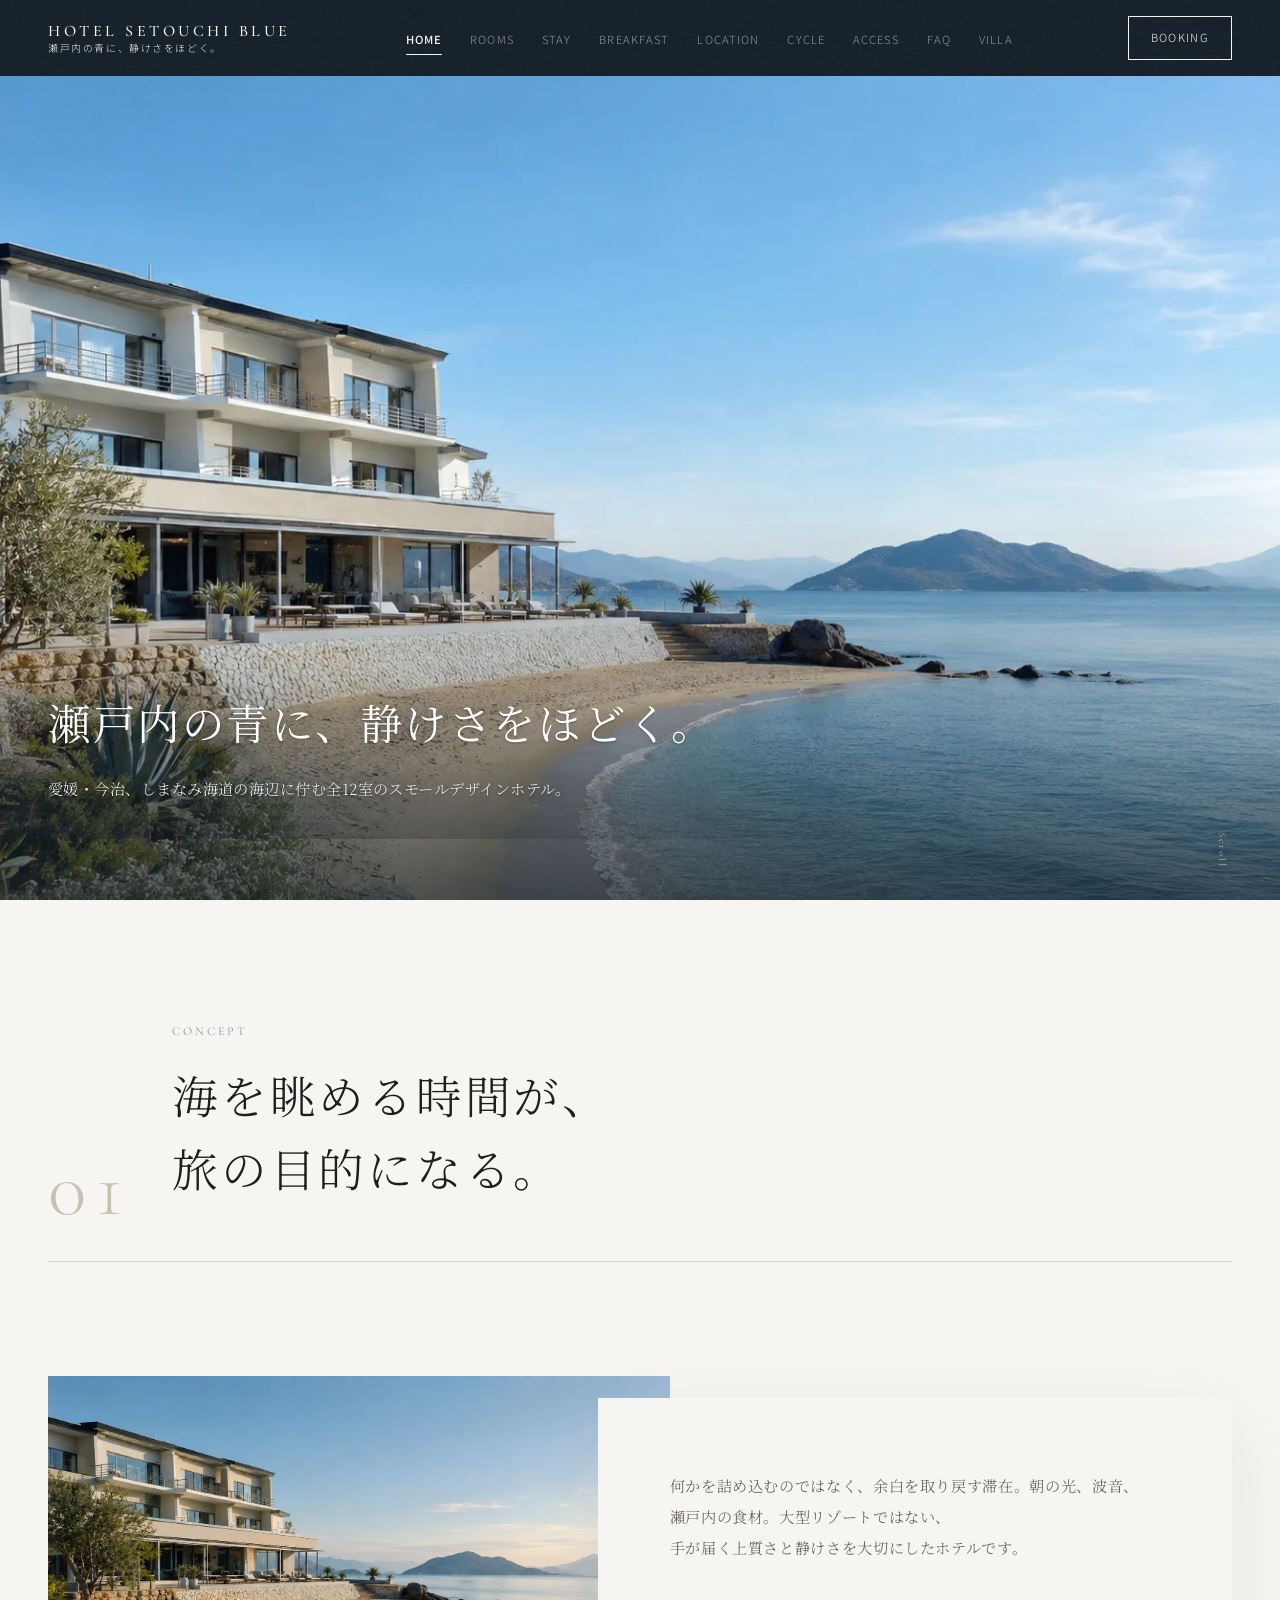
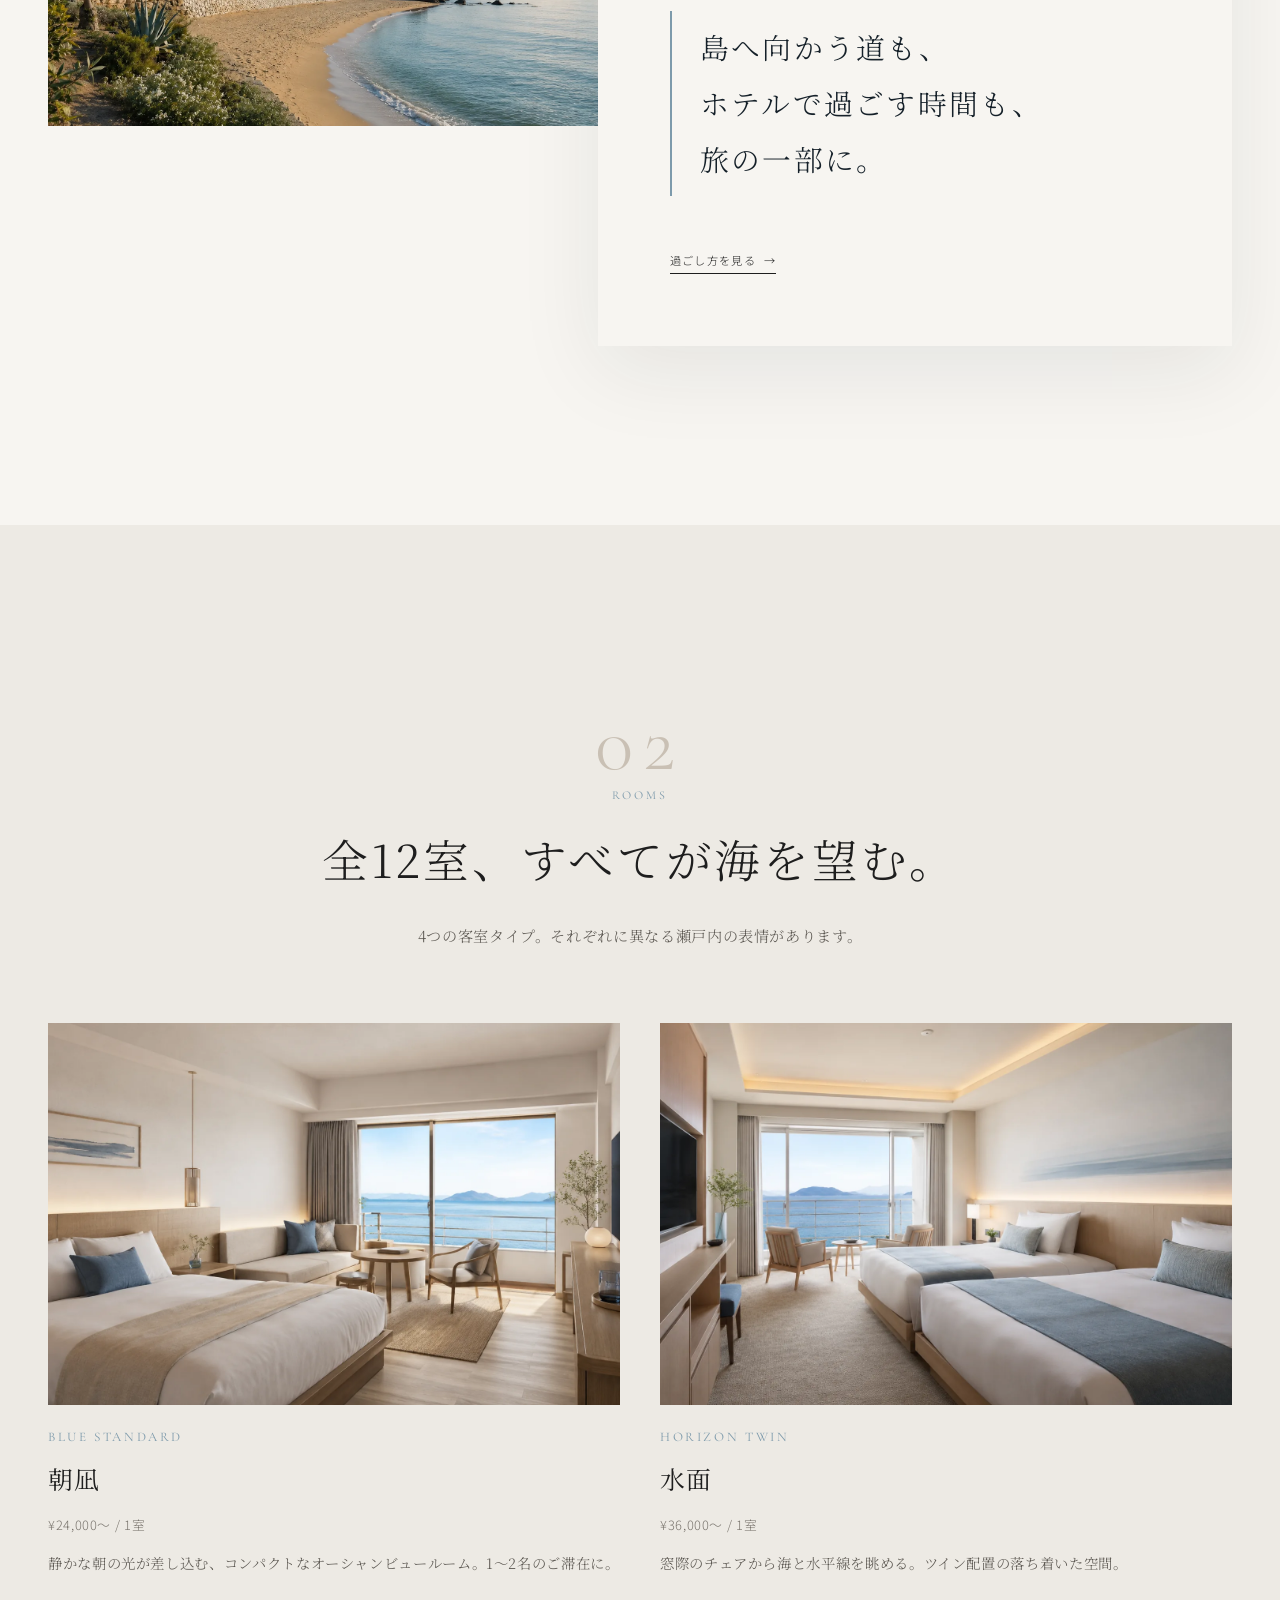
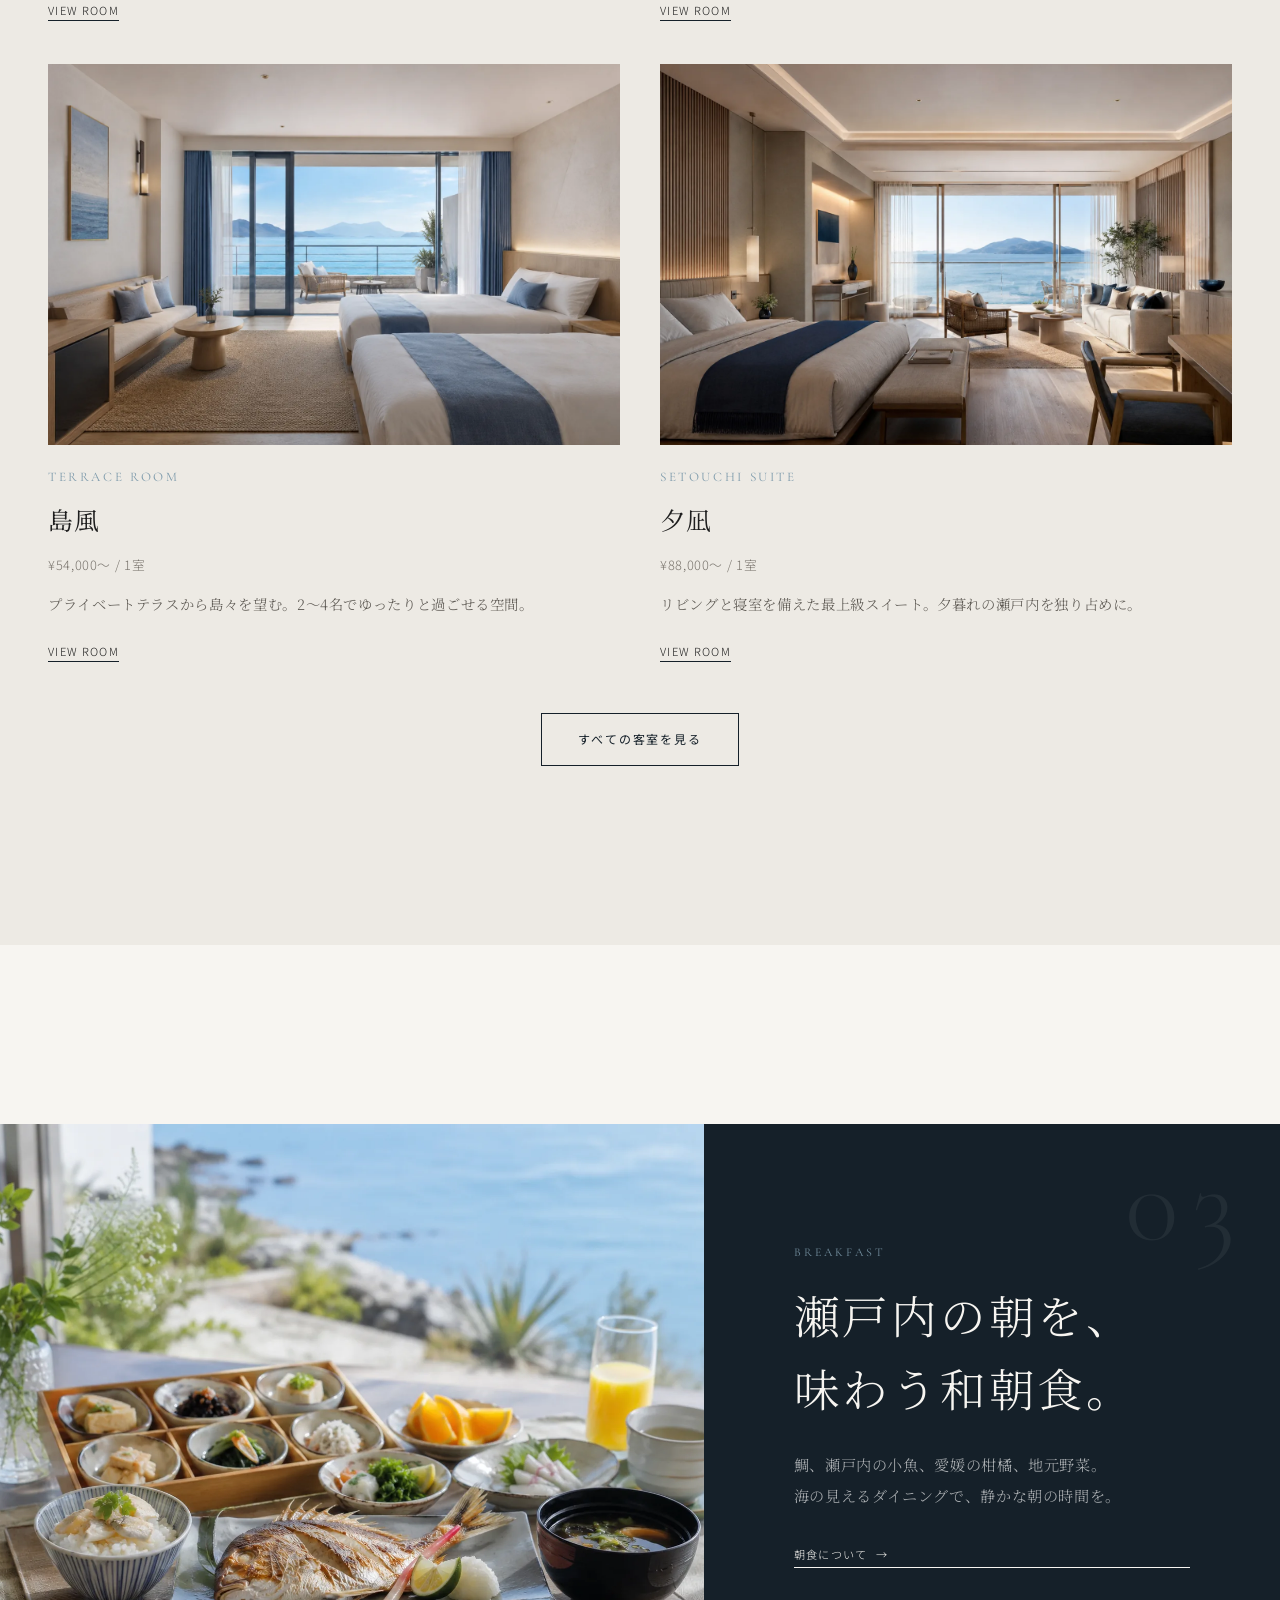
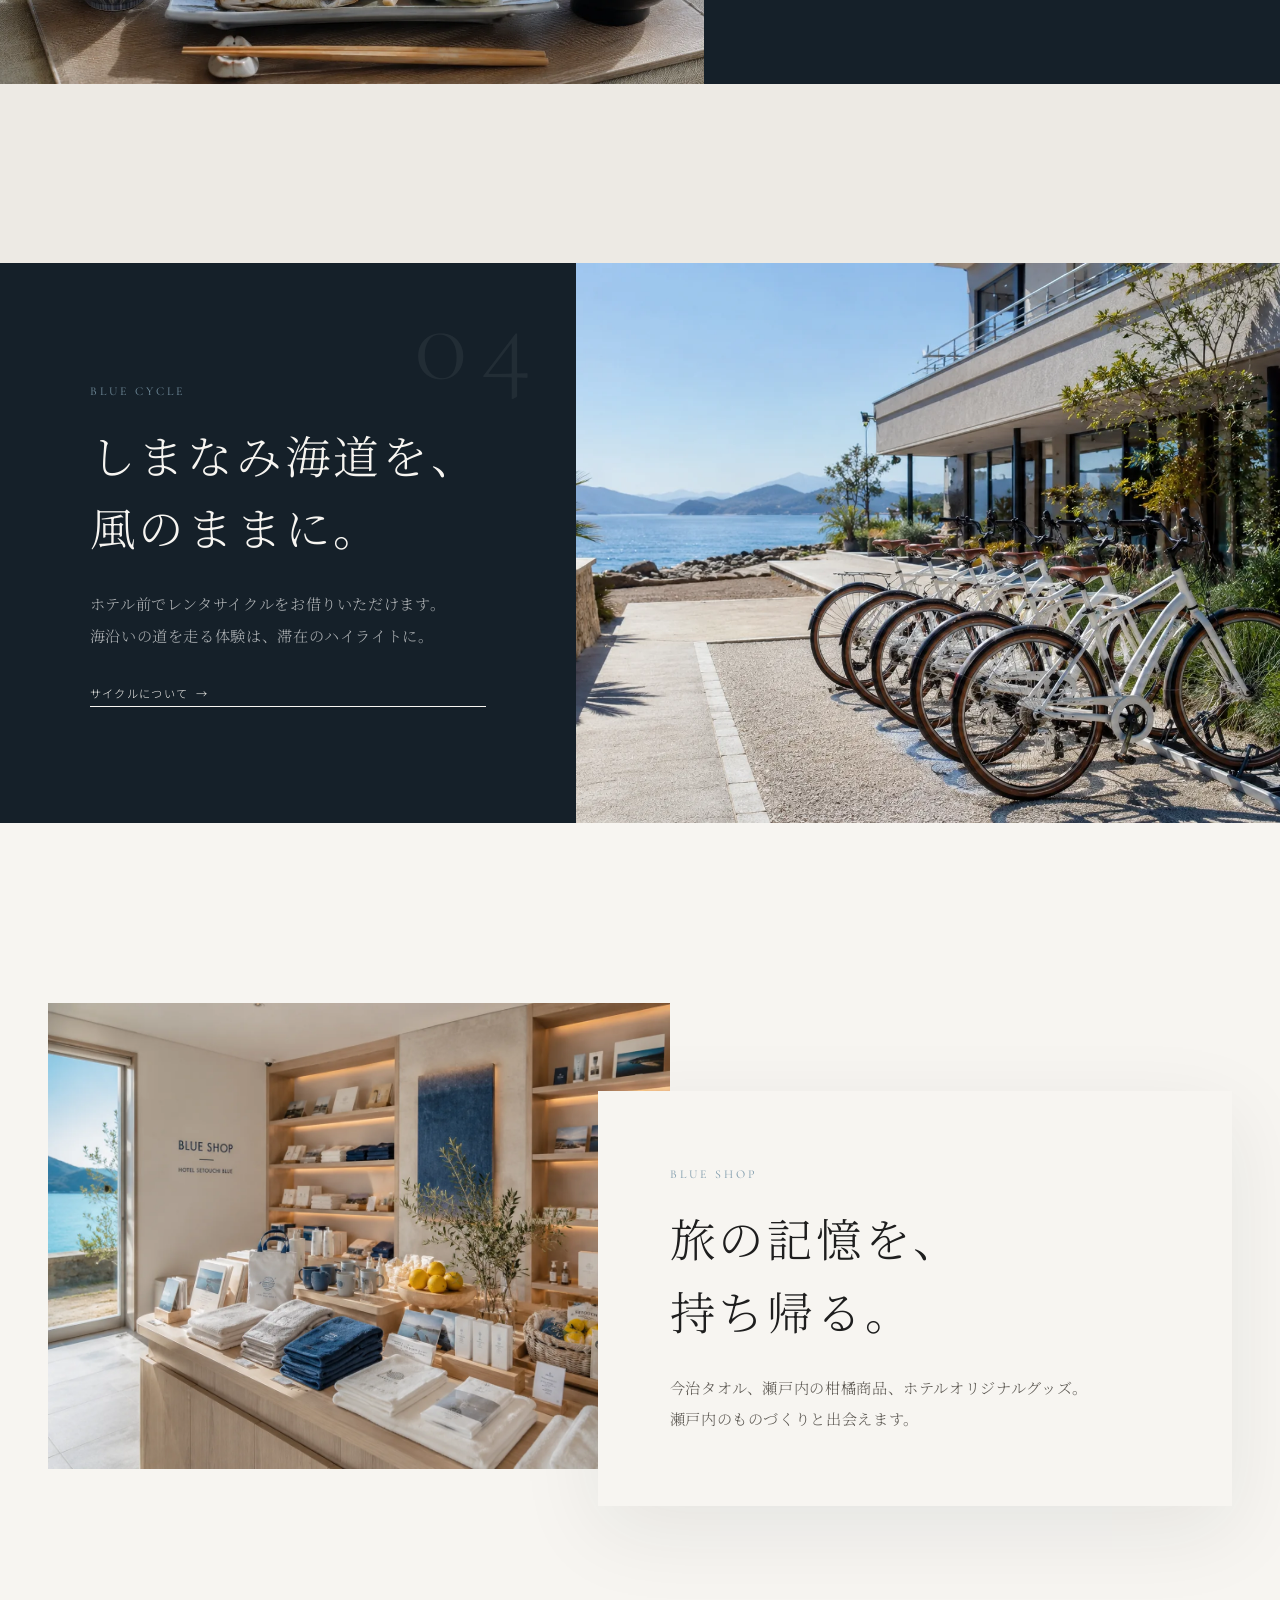
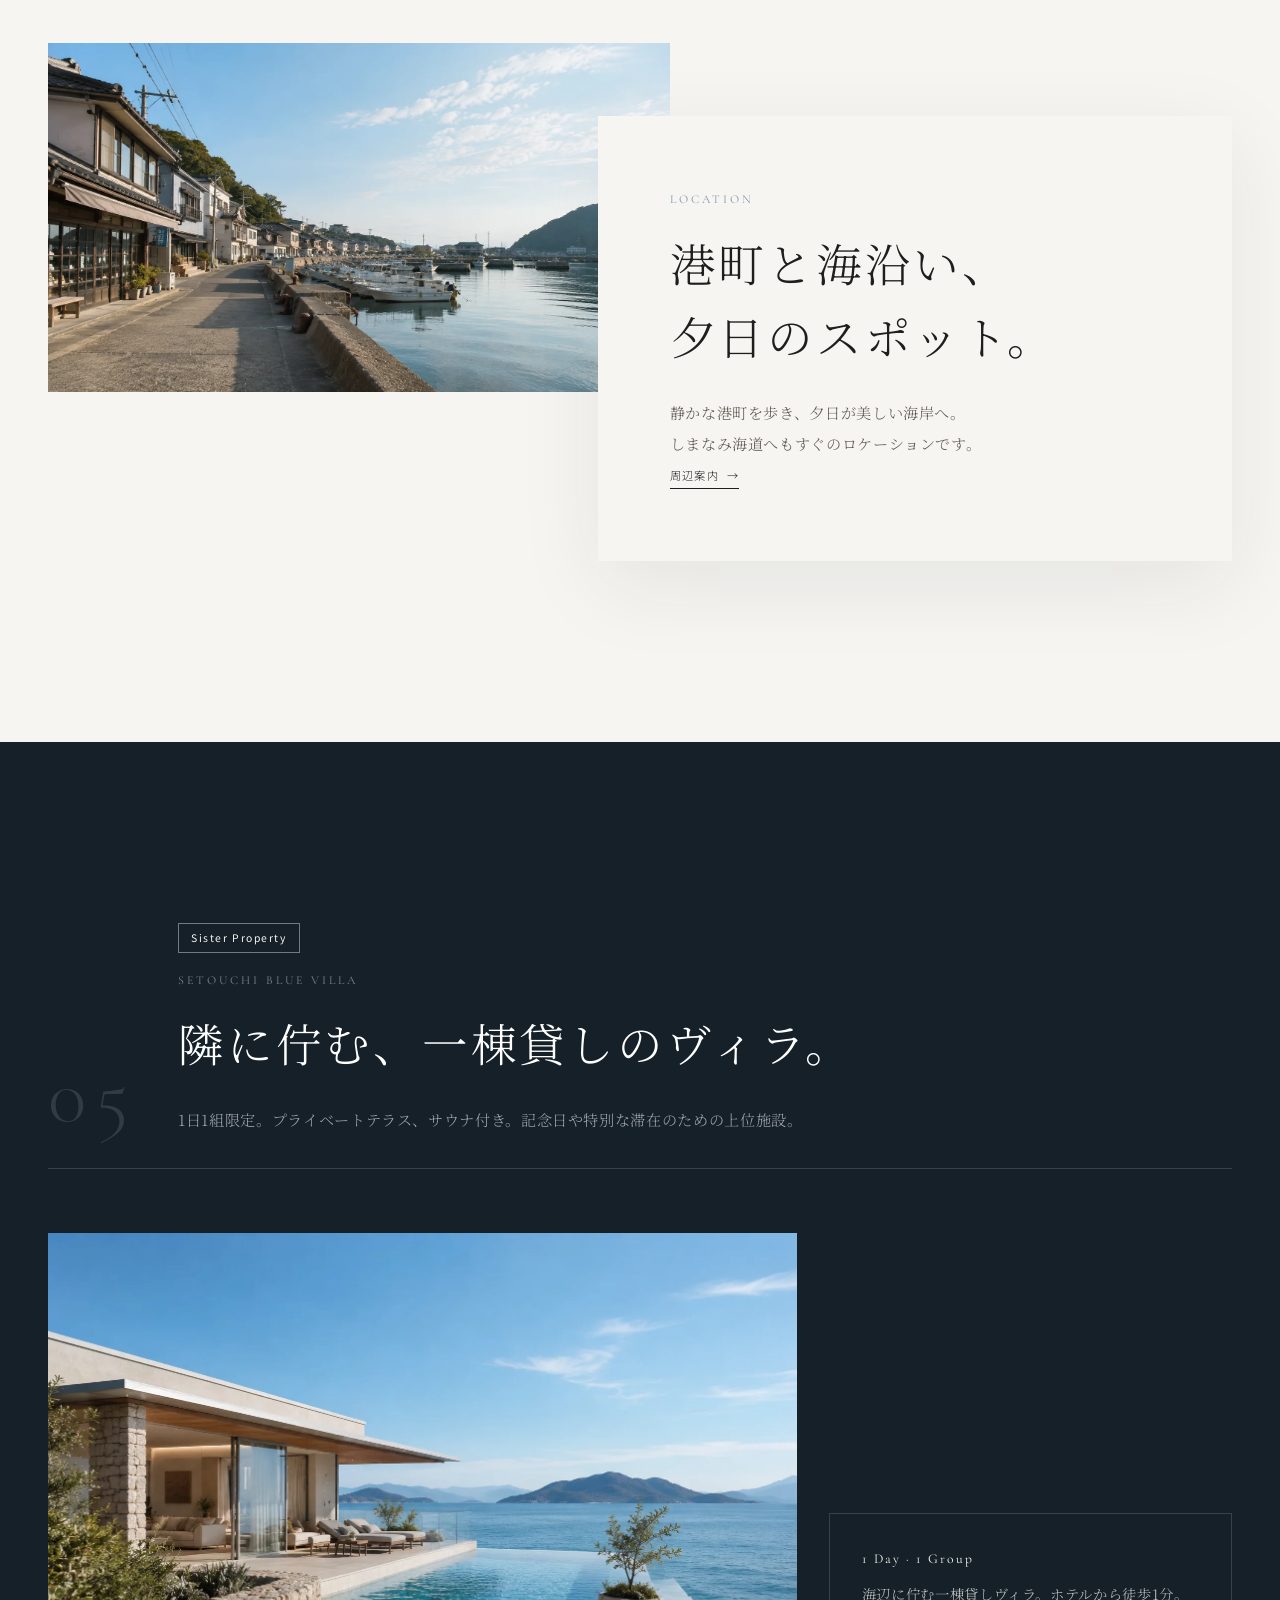
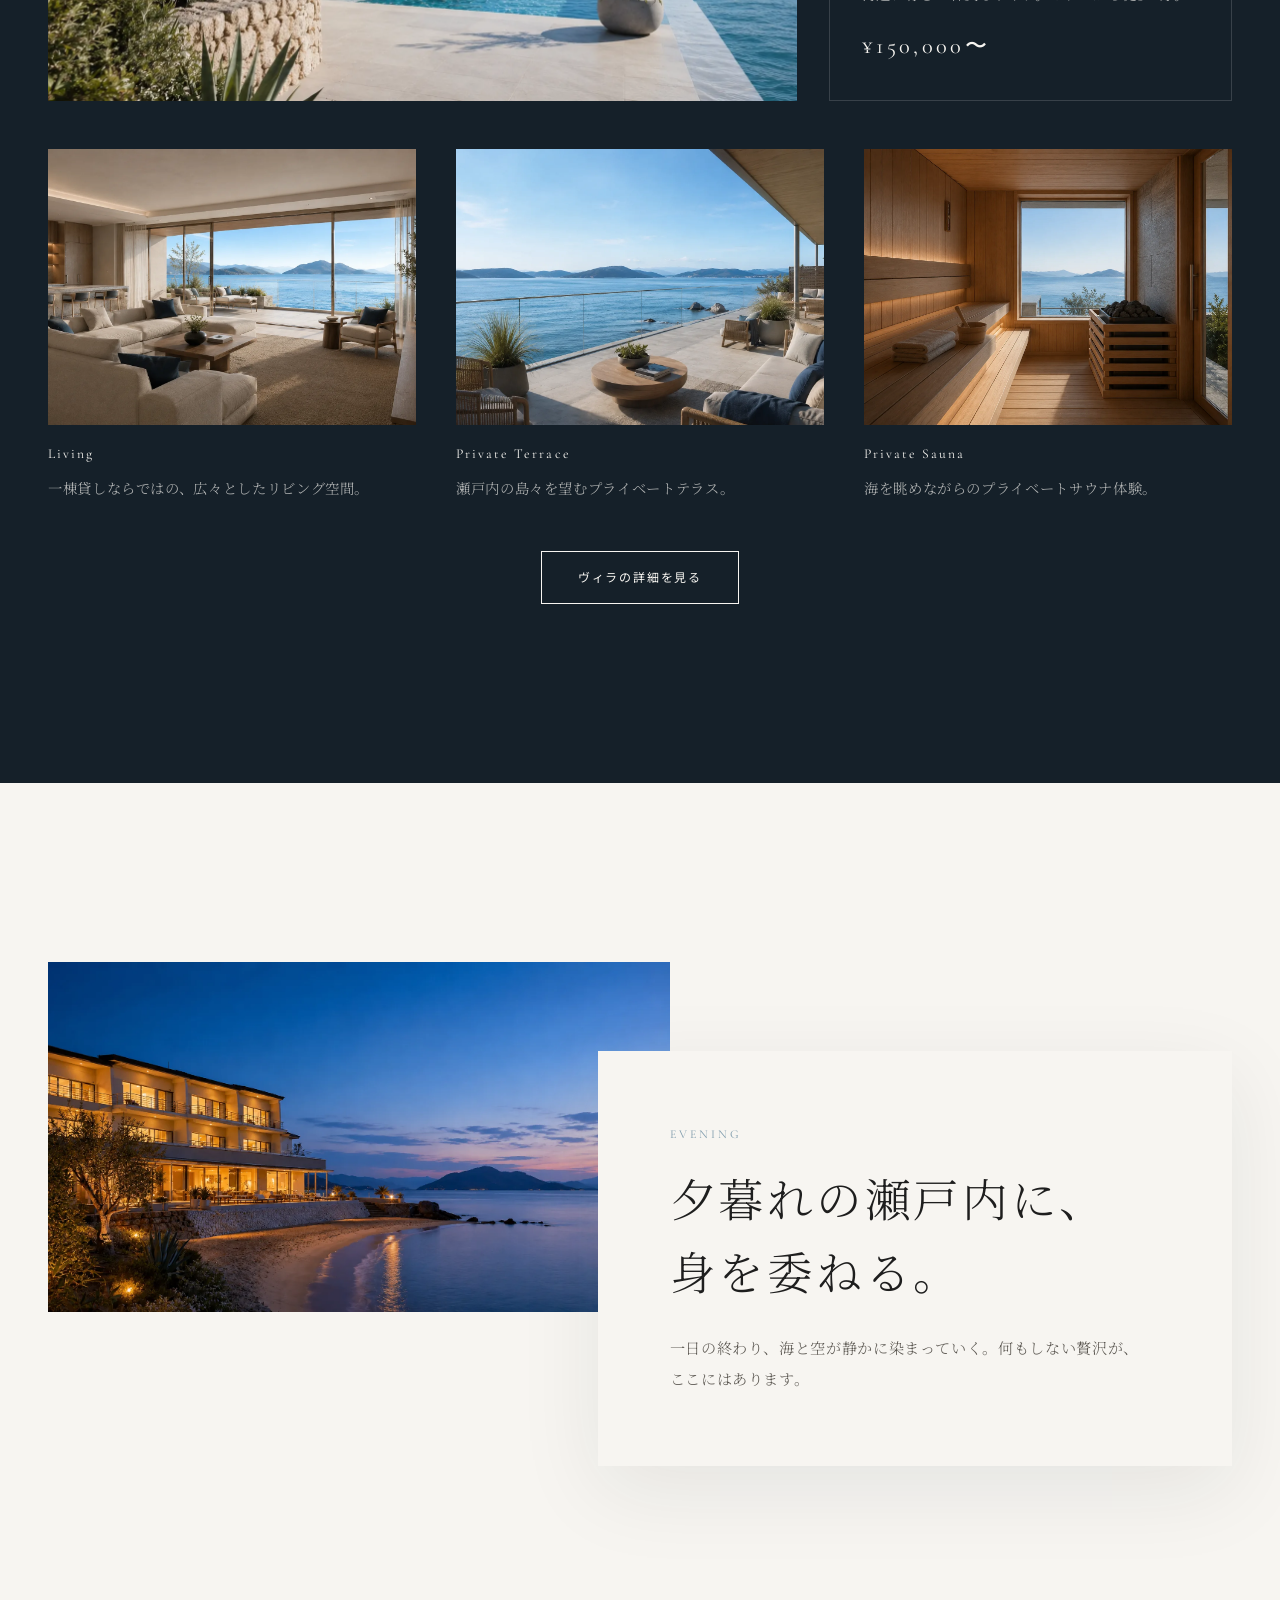
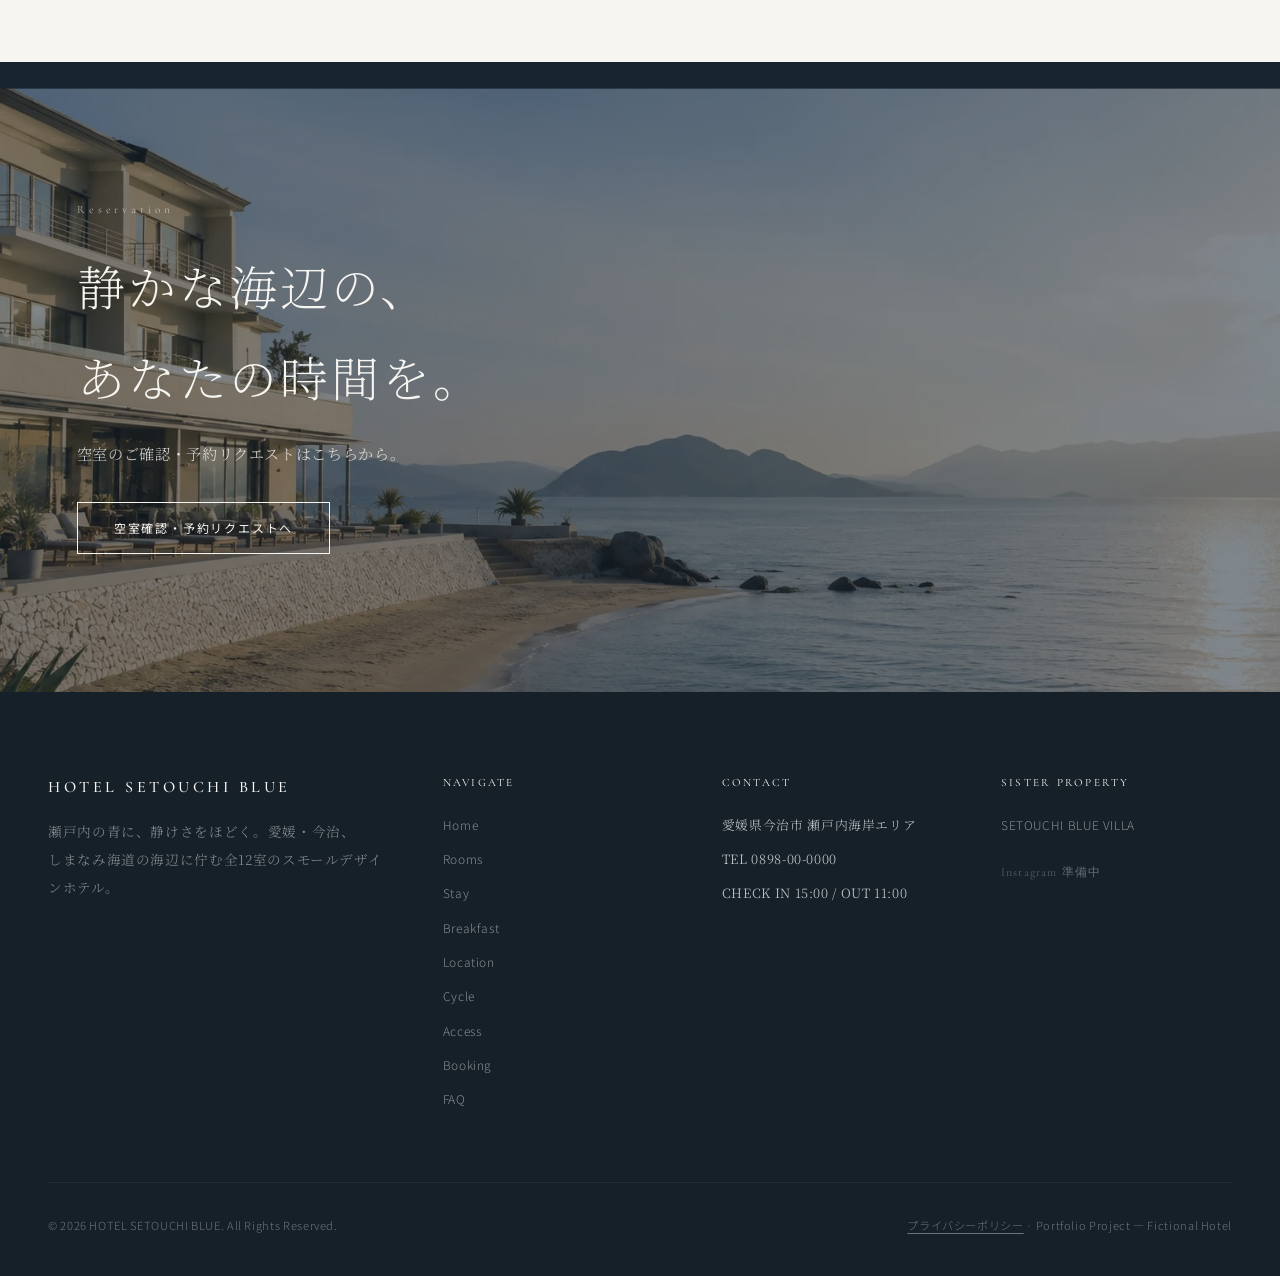
<file: index.html>
<!DOCTYPE html>
<html lang="ja">
<head>
  <meta charset="UTF-8">
  <meta name="viewport" content="width=device-width, initial-scale=1, viewport-fit=cover">
  <title>HOTEL SETOUCHI BLUE｜瀬戸内海を望む今治のスモールデザインホテル</title>
  <meta name="description" content="愛媛県今治市・しまなみ海道エリアに佇む全12室のスモールデザインホテル。全室オーシャンビュー、瀬戸内の和朝食、レンタサイクル、系列ヴィラを備えた静かな海辺の滞在を。">
  <meta property="og:title" content="HOTEL SETOUCHI BLUE">
  <meta property="og:description" content="瀬戸内の青に、静けさをほどく。愛媛・今治、しまなみ海道の海辺に佇む全12室のスモールデザインホテル。">
  <meta property="og:image" content="assets/images/hotelsetouchiblue-exterior-main.webp">
  <meta property="og:type" content="website">
  <link rel="icon" href="assets/icons/favicon.svg" type="image/svg+xml">
  <link rel="apple-touch-icon" href="assets/icons/apple-touch-icon.png">
  <link rel="stylesheet" href="css/style.css?v=22">
</head>
<body class="page-home">

  <header class="site-header is-transparent" id="site-header">
    <div class="header-inner">
      <a href="index.html" class="logo">
        <span class="logo-en">HOTEL SETOUCHI BLUE</span>
        <span class="logo-ja">瀬戸内の青に、静けさをほどく。</span>
      </a>
      <nav class="main-nav" id="main-nav">
        <ul>
          <li><a href="index.html">Home</a></li>
          <li><a href="rooms.html">Rooms</a></li>
          <li><a href="stay.html">Stay</a></li>
          <li><a href="breakfast.html">Breakfast</a></li>
          <li><a href="location.html">Location</a></li>
          <li><a href="cycle.html">Cycle</a></li>
          <li><a href="access.html">Access</a></li>
          <li><a href="faq.html">FAQ</a></li>
          <li><a href="villa.html">Villa</a></li>
        </ul>
      </nav>
      <a href="booking.html" class="btn-booking-header">Booking</a>
      <button class="hamburger" id="hamburger" aria-label="メニューを開く">
        <span></span><span></span><span></span>
      </button>
    </div>
  </header>

  <nav class="mobile-nav" id="mobile-nav">
    <ul>
      <li><a href="index.html">Home</a></li>
      <li><a href="rooms.html">Rooms</a></li>
      <li><a href="stay.html">Stay</a></li>
      <li><a href="breakfast.html">Breakfast</a></li>
      <li><a href="location.html">Location</a></li>
      <li><a href="cycle.html">Cycle</a></li>
      <li><a href="access.html">Access</a></li>
      <li><a href="faq.html">FAQ</a></li>
      <li><a href="villa.html">Villa</a></li>
    </ul>
    <a href="booking.html" class="btn btn--filled btn-booking-mobile">Booking</a>
  </nav>

  <main>
    <!-- Hero -->
    <section class="hero">
      <div class="hero__image">
        <img loading="eager" fetchpriority="high" decoding="async" src="assets/images/hotelsetouchiblue-exterior-main.webp" alt="HOTEL SETOUCHI BLUE 外観">
      </div>
      <div class="hero__overlay"></div>
      <div class="hero__content">
        <div class="hero__text">
          <p class="hero__kicker en">Hotel Setouchi Blue</p>
          <h1 class="hero__copy">瀬戸内の青に、静けさをほどく。</h1>
          <p class="hero__sub">愛媛・今治、しまなみ海道の海辺に佇む全12室のスモールデザインホテル。</p>
        </div>
      </div>
      <span class="hero__scroll en">Scroll</span>
    </section>

    <!-- Concept -->
    <section class="section" id="concept">
      <div class="container">
        <div class="editorial-head fade-in">
          <span class="editorial-head__num en">01</span>
          <div class="editorial-head__body">
            <p class="section-label en">Concept</p>
            <h2 class="section-title">海を眺める時間が、旅の目的になる。</h2>
          </div>
        </div>
        <div class="split split--editorial fade-in">
          <div class="split__image">
            <img loading="lazy" decoding="async" src="assets/images/hotelsetouchiblue-stay-morning-beach.webp" alt="朝の砂浜">
          </div>
          <div class="split__text">
            <p class="section-lead">何かを詰め込むのではなく、余白を取り戻す滞在。朝の光、波音、瀬戸内の食材。大型リゾートではない、手が届く上質さと静けさを大切にしたホテルです。</p>
            <blockquote class="pull-quote">島へ向かう道も、ホテルで過ごす時間も、旅の一部に。</blockquote>
            <a href="stay.html" class="link-arrow">過ごし方を見る</a>
          </div>
        </div>
      </div>
    </section>

    <!-- Rooms -->
    <section class="section section--bg" id="rooms">
      <div class="container">
        <div class="editorial-head editorial-head--center fade-in">
          <span class="editorial-head__num en">02</span>
          <div class="editorial-head__body">
            <p class="section-label en">Rooms</p>
            <h2 class="section-title">全12室、すべてが海を望む。</h2>
            <p class="section-lead">4つの客室タイプ。それぞれに異なる瀬戸内の表情があります。</p>
          </div>
        </div>
        <div class="room-grid fade-in">
          <article class="room-card">
            <div class="room-card__image">
              <img loading="lazy" decoding="async" src="assets/images/hotelsetouchiblue-room-blue-standard.webp" alt="BLUE STANDARD 朝凪">
            </div>
            <p class="room-card__en en">BLUE STANDARD</p>
            <h3 class="room-card__name">朝凪</h3>
            <p class="room-card__price">¥24,000〜 / 1室</p>
            <p class="room-card__desc">静かな朝の光が差し込む、コンパクトなオーシャンビュールーム。1〜2名のご滞在に。</p>
            <a href="rooms.html#blue-standard" class="room-card__link">View Room</a>
          </article>
          <article class="room-card">
            <div class="room-card__image">
              <img loading="lazy" decoding="async" src="assets/images/hotelsetouchiblue-room-horizon-twin.webp" alt="HORIZON TWIN 水面">
            </div>
            <p class="room-card__en en">HORIZON TWIN</p>
            <h3 class="room-card__name">水面</h3>
            <p class="room-card__price">¥36,000〜 / 1室</p>
            <p class="room-card__desc">窓際のチェアから海と水平線を眺める。ツイン配置の落ち着いた空間。</p>
            <a href="rooms.html#horizon-twin" class="room-card__link">View Room</a>
          </article>
          <article class="room-card">
            <div class="room-card__image">
              <img loading="lazy" decoding="async" src="assets/images/hotelsetouchiblue-room-terrace-room.webp" alt="TERRACE ROOM 島風">
            </div>
            <p class="room-card__en en">TERRACE ROOM</p>
            <h3 class="room-card__name">島風</h3>
            <p class="room-card__price">¥54,000〜 / 1室</p>
            <p class="room-card__desc">プライベートテラスから島々を望む。2〜4名でゆったりと過ごせる空間。</p>
            <a href="rooms.html#terrace-room" class="room-card__link">View Room</a>
          </article>
          <article class="room-card">
            <div class="room-card__image">
              <img loading="lazy" decoding="async" src="assets/images/hotelsetouchiblue-room-setouchi-suite.webp" alt="SETOUCHI SUITE 夕凪">
            </div>
            <p class="room-card__en en">SETOUCHI SUITE</p>
            <h3 class="room-card__name">夕凪</h3>
            <p class="room-card__price">¥88,000〜 / 1室</p>
            <p class="room-card__desc">リビングと寝室を備えた最上級スイート。夕暮れの瀬戸内を独り占めに。</p>
            <a href="rooms.html#setouchi-suite" class="room-card__link">View Room</a>
          </article>
        </div>
        <div class="text-center mt-48 fade-in">
          <a href="rooms.html" class="btn">すべての客室を見る</a>
        </div>
      </div>
    </section>

    <!-- Breakfast -->
    <section class="section" style="padding-bottom:0;">
      <div class="feature-band fade-in">
        <div class="feature-band__image">
          <img loading="lazy" decoding="async" src="assets/images/hotelsetouchiblue-breakfast-japanese.webp" alt="瀬戸内の和朝食">
        </div>
        <div class="feature-band__content">
          <span class="feature-band__num en">03</span>
          <p class="section-label en">Breakfast</p>
          <h2 class="section-title">瀬戸内の朝を、味わう和朝食。</h2>
          <p class="section-lead">鯛、瀬戸内の小魚、愛媛の柑橘、地元野菜。海の見えるダイニングで、静かな朝の時間を。</p>
          <a href="breakfast.html" class="link-arrow">朝食について</a>
        </div>
      </div>
    </section>

    <!-- Cycle -->
    <section class="section section--bg" style="padding-bottom:0;">
      <div class="feature-band feature-band--reverse fade-in">
        <div class="feature-band__image">
          <img loading="lazy" decoding="async" src="assets/images/hotelsetouchiblue-cycle-rental.webp" alt="レンタサイクル">
        </div>
        <div class="feature-band__content">
          <span class="feature-band__num en">04</span>
          <p class="section-label en">Blue Cycle</p>
          <h2 class="section-title">しまなみ海道を、風のままに。</h2>
          <p class="section-lead">ホテル前でレンタサイクルをお借りいただけます。海沿いの道を走る体験は、滞在のハイライトに。</p>
          <a href="cycle.html" class="link-arrow">サイクルについて</a>
        </div>
      </div>
    </section>

    <!-- Shop & Location pair -->
    <section class="section">
      <div class="container">
        <div class="split split--editorial split--reverse fade-in" style="margin-bottom:clamp(80px,12vw,120px);">
          <div class="split__image">
            <img loading="lazy" decoding="async" src="assets/images/hotelsetouchiblue-shop-blue-shop.webp" alt="BLUE SHOP">
          </div>
          <div class="split__text">
            <p class="section-label en">Blue Shop</p>
            <h2 class="section-title">旅の記憶を、持ち帰る。</h2>
            <p class="section-lead">今治タオル、瀬戸内の柑橘商品、ホテルオリジナルグッズ。瀬戸内のものづくりと出会えます。</p>
          </div>
        </div>
        <div class="split split--editorial fade-in">
          <div class="split__image">
            <img loading="lazy" decoding="async" src="assets/images/hotelsetouchiblue-location-harbor-town.webp" alt="静かな港町">
          </div>
          <div class="split__text">
            <p class="section-label en">Location</p>
            <h2 class="section-title">港町と海沿い、夕日のスポット。</h2>
            <p class="section-lead">静かな港町を歩き、夕日が美しい海岸へ。しまなみ海道へもすぐのロケーションです。</p>
            <a href="location.html" class="link-arrow">周辺案内</a>
          </div>
        </div>
      </div>
    </section>

    <!-- Villa -->
    <section class="villa-section" id="villa">
      <div class="container fade-in">
        <div class="editorial-head" style="border-color:rgba(255,255,255,0.15);">
          <span class="editorial-head__num en" style="color:rgba(255,255,255,0.12);">05</span>
          <div class="editorial-head__body">
            <span class="villa-badge en">Sister Property</span>
            <p class="section-label en" style="color:rgba(255,255,255,0.45);">Setouchi Blue Villa</p>
            <h2 class="section-title" style="color:#fff;">隣に佇む、一棟貸しのヴィラ。</h2>
            <p class="section-lead" style="color:rgba(255,255,255,0.6);">1日1組限定。プライベートテラス、サウナ付き。記念日や特別な滞在のための上位施設。</p>
          </div>
        </div>
        <div class="villa-hero">
          <div class="villa-hero__image">
            <img loading="lazy" decoding="async" src="assets/images/setouchibluevilla-exterior-main.webp" alt="SETOUCHI BLUE VILLA 外観">
          </div>
          <div class="villa-hero__info">
            <p class="villa-card__title en">1 Day · 1 Group</p>
            <p class="villa-card__desc" style="opacity:0.75;margin-bottom:16px;">海辺に佇む一棟貸しヴィラ。ホテルから徒歩1分。</p>
            <p class="villa-card__title en" style="font-size:1.4rem;margin-bottom:0;">¥150,000〜</p>
          </div>
        </div>
        <div class="villa-grid">
          <div class="villa-card">
            <div class="villa-card__image">
              <img loading="lazy" decoding="async" src="assets/images/setouchibluevilla-living-room.webp" alt="ヴィラ リビング">
            </div>
            <p class="villa-card__title en">Living</p>
            <p class="villa-card__desc">一棟貸しならではの、広々としたリビング空間。</p>
          </div>
          <div class="villa-card">
            <div class="villa-card__image">
              <img loading="lazy" decoding="async" src="assets/images/setouchibluevilla-terrace-ocean.webp" alt="プライベートテラス">
            </div>
            <p class="villa-card__title en">Private Terrace</p>
            <p class="villa-card__desc">瀬戸内の島々を望むプライベートテラス。</p>
          </div>
          <div class="villa-card">
            <div class="villa-card__image">
              <img loading="lazy" decoding="async" src="assets/images/setouchibluevilla-private-sauna.webp" alt="プライベートサウナ">
            </div>
            <p class="villa-card__title en">Private Sauna</p>
            <p class="villa-card__desc">海を眺めながらのプライベートサウナ体験。</p>
          </div>
        </div>
        <div class="villa-teaser__action fade-in">
          <a href="https://dohiwebc.github.io/SETOUCHIBLUEVILLA/" target="_blank" rel="noopener noreferrer" class="btn btn--light">ヴィラの詳細を見る</a>
        </div>
      </div>
    </section>

    <!-- Evening -->
    <section class="section">
      <div class="container">
        <div class="split split--editorial split--reverse fade-in">
          <div class="split__image">
            <img loading="lazy" decoding="async" src="assets/images/hotelsetouchiblue-exterior-evening.webp" alt="夕方のホテル外観">
          </div>
          <div class="split__text">
            <p class="section-label en">Evening</p>
            <h2 class="section-title">夕暮れの瀬戸内に、身を委ねる。</h2>
            <p class="section-lead">一日の終わり、海と空が静かに染まっていく。何もしない贅沢が、ここにはあります。</p>
          </div>
        </div>
      </div>
    </section>

    <!-- Booking CTA -->
    <section class="cta-section">
      <div class="cta-section__bg">
        <img loading="lazy" decoding="async" src="assets/images/hotelsetouchiblue-booking-visual.webp" alt="予約">
      </div>
      <div class="cta-section__overlay"></div>
      <div class="cta-section__content fade-in">
        <p class="cta-section__label en">Reservation</p>
        <h2 class="cta-section__title">静かな海辺の、あなたの時間を。</h2>
        <p class="cta-section__text">空室のご確認・予約リクエストはこちらから。</p>
        <a href="booking.html" class="btn btn--light">空室確認・予約リクエストへ</a>
      </div>
    </section>
  </main>

  <footer class="site-footer">
    <div class="container">
      <div class="footer-grid">
        <div class="footer-brand">
          <span class="logo-en en">HOTEL SETOUCHI BLUE</span>
          <p>瀬戸内の青に、静けさをほどく。愛媛・今治、しまなみ海道の海辺に佇む全12室のスモールデザインホテル。</p>
        </div>
        <div>
          <p class="footer-heading en">Navigate</p>
          <ul class="footer-nav">
            <li><a href="index.html">Home</a></li>
            <li><a href="rooms.html">Rooms</a></li>
            <li><a href="stay.html">Stay</a></li>
            <li><a href="breakfast.html">Breakfast</a></li>
            <li><a href="location.html">Location</a></li>
            <li><a href="cycle.html">Cycle</a></li>
            <li><a href="access.html">Access</a></li>
            <li><a href="booking.html">Booking</a></li>
            <li><a href="faq.html">FAQ</a></li>
          </ul>
        </div>
        <div>
          <p class="footer-heading en">Contact</p>
          <ul class="footer-nav">
            <li>愛媛県今治市 瀬戸内海岸エリア</li>
            <li>TEL 0898-00-0000</li>
            <li>CHECK IN 15:00 / OUT 11:00</li>
          </ul>
        </div>
        <div>
          <p class="footer-heading en">Sister Property</p>
          <ul class="footer-nav">
            <li><a href="https://dohiwebc.github.io/SETOUCHIBLUEVILLA/" target="_blank" rel="noopener noreferrer">SETOUCHI BLUE VILLA</a></li>
          </ul>
          <div class="footer-sns" style="margin-top:24px;">
            <span class="footer-link-muted">Instagram 準備中</span>
          </div>
        </div>
      </div>
      <div class="footer-bottom">
        <span>&copy; 2026 HOTEL SETOUCHI BLUE. All Rights Reserved.</span>
        <span><a href="privacy.html">プライバシーポリシー</a> · Portfolio Project — Fictional Hotel</span>
      </div>
    </div>
  </footer>

  <script src="js/main.js?v=4"></script>
</body>
</html>
</file>
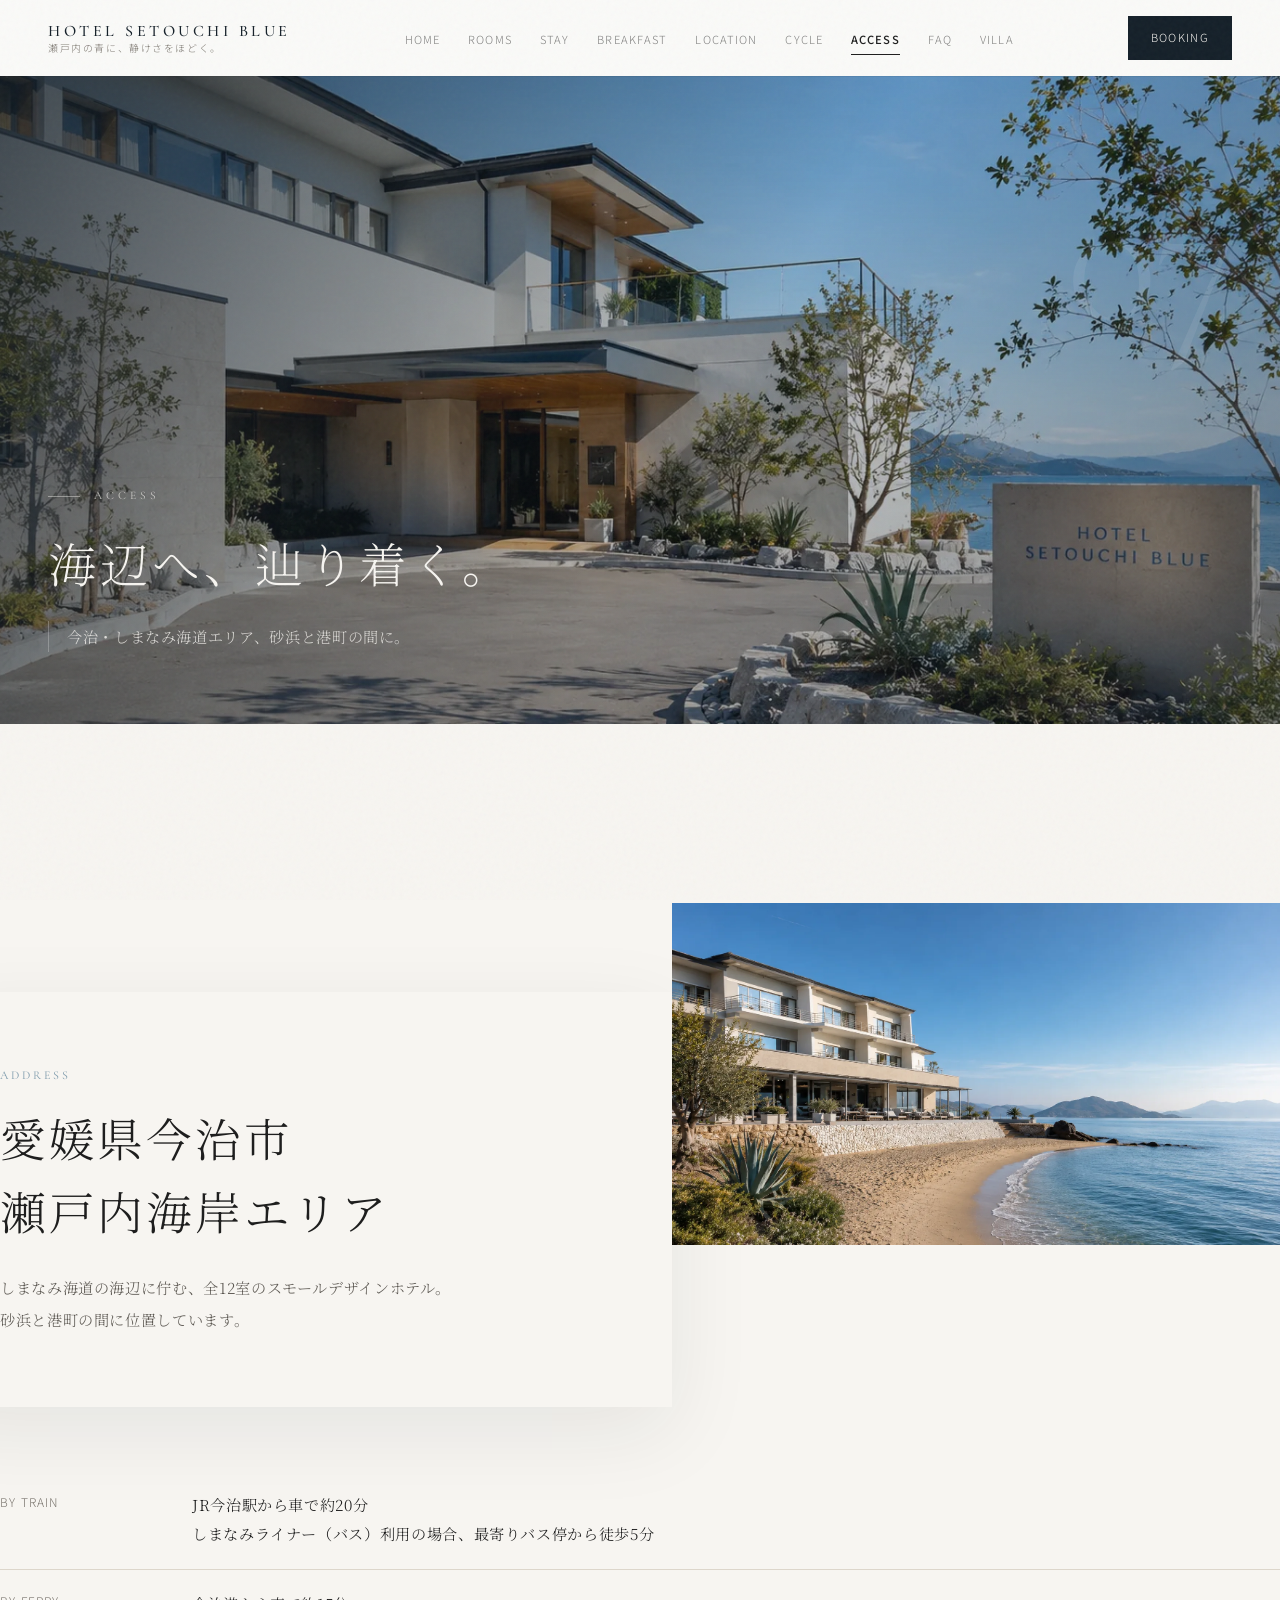
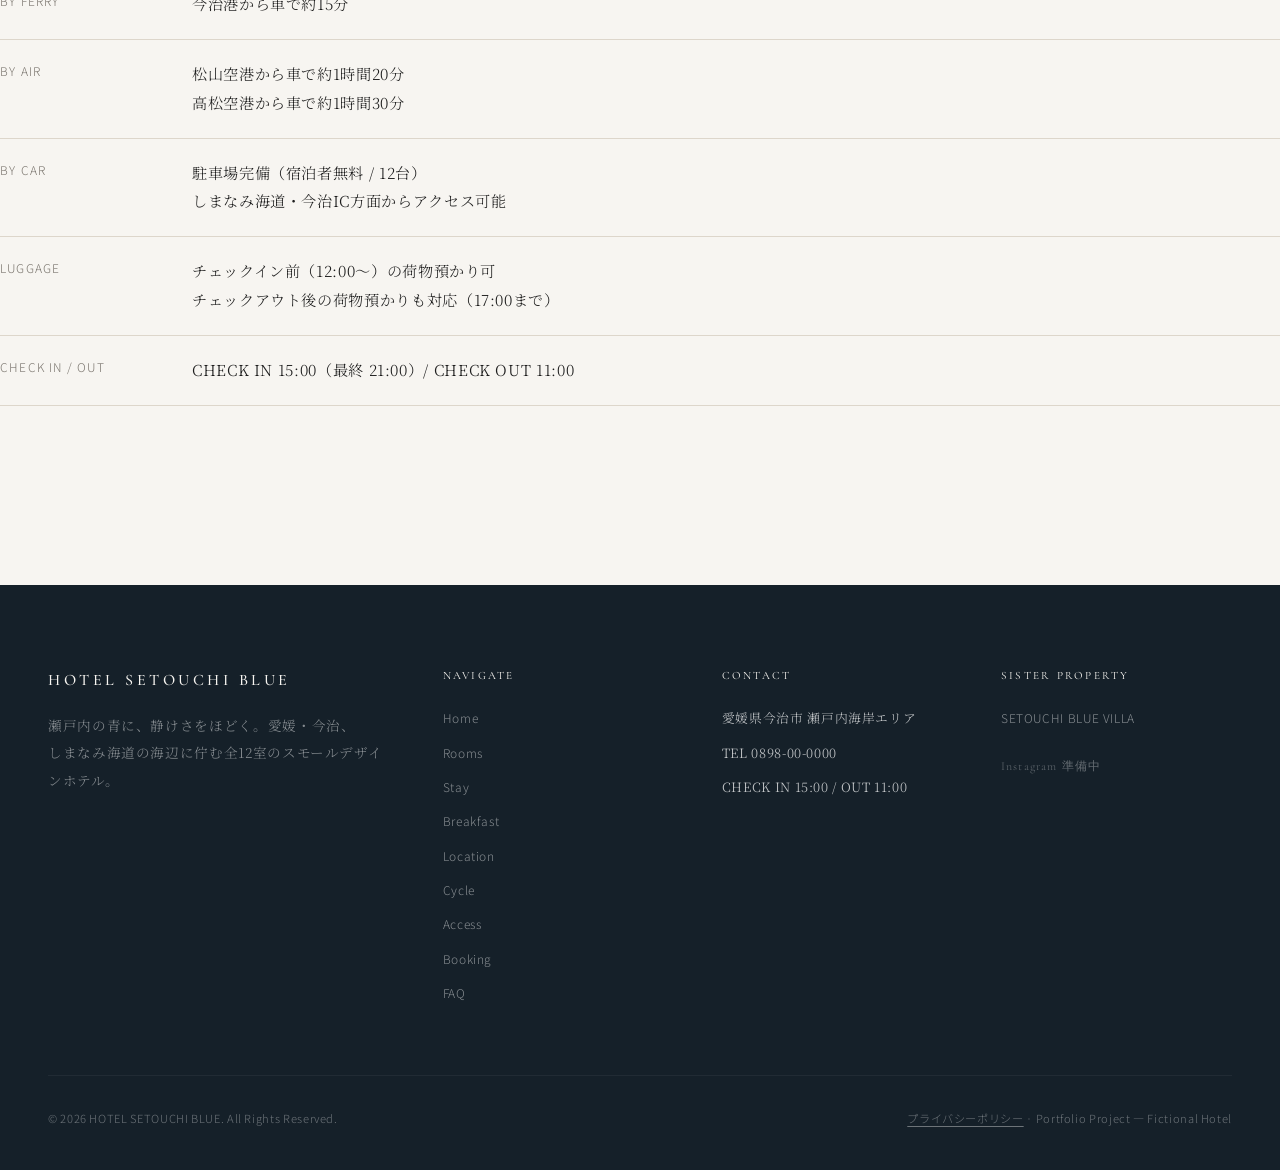
<file: access.html>
<!DOCTYPE html>
<html lang="ja">
<head>
  <meta charset="UTF-8">
  <meta name="viewport" content="width=device-width, initial-scale=1, viewport-fit=cover">
  <title>アクセス｜HOTEL SETOUCHI BLUE</title>
  <meta name="description" content="愛媛県今治市・しまなみ海道エリア。今治駅から車で約20分。駐車場完備、チェックイン前の荷物預かり可。">
  <meta property="og:title" content="アクセス｜HOTEL SETOUCHI BLUE">
  <meta property="og:description" content="愛媛県今治市・しまなみ海道エリア。今治駅から車で約20分。">
  <meta property="og:image" content="assets/images/hotelsetouchiblue-exterior-main.webp">
  <meta property="og:type" content="website">
  <link rel="icon" href="assets/icons/favicon.svg" type="image/svg+xml">
  <link rel="apple-touch-icon" href="assets/icons/apple-touch-icon.png">
  <link rel="stylesheet" href="css/style.css?v=22">
</head>
<body>

  <header class="site-header" id="site-header">
    <div class="header-inner">
      <a href="index.html" class="logo">
        <span class="logo-en">HOTEL SETOUCHI BLUE</span>
        <span class="logo-ja">瀬戸内の青に、静けさをほどく。</span>
      </a>
      <nav class="main-nav">
        <ul>
          <li><a href="index.html">Home</a></li>
          <li><a href="rooms.html">Rooms</a></li>
          <li><a href="stay.html">Stay</a></li>
          <li><a href="breakfast.html">Breakfast</a></li>
          <li><a href="location.html">Location</a></li>
          <li><a href="cycle.html">Cycle</a></li>
          <li><a href="access.html">Access</a></li>
          <li><a href="faq.html">FAQ</a></li>
          <li><a href="villa.html">Villa</a></li>
        </ul>
      </nav>
      <a href="booking.html" class="btn-booking-header">Booking</a>
      <button class="hamburger" id="hamburger" aria-label="メニューを開く">
        <span></span><span></span><span></span>
      </button>
    </div>
  </header>

  <nav class="mobile-nav" id="mobile-nav">
    <ul>
      <li><a href="index.html">Home</a></li>
      <li><a href="rooms.html">Rooms</a></li>
      <li><a href="stay.html">Stay</a></li>
      <li><a href="breakfast.html">Breakfast</a></li>
      <li><a href="location.html">Location</a></li>
      <li><a href="cycle.html">Cycle</a></li>
      <li><a href="access.html">Access</a></li>
      <li><a href="faq.html">FAQ</a></li>
      <li><a href="villa.html">Villa</a></li>
    </ul>
    <a href="booking.html" class="btn btn--filled btn-booking-mobile">Booking</a>
  </nav>

  <section class="page-hero">
    <div class="page-hero__image">
      <img loading="eager" fetchpriority="high" decoding="async" src="assets/images/hotelsetouchiblue-access-entrance.webp" alt="ホテル入口">
    </div>
    <div class="page-hero__overlay"></div>
    <div class="page-hero__inner">
      <span class="page-hero__num en" aria-hidden="true">07</span>
      <div class="page-hero__content">
        <p class="page-hero__label en">Access</p>
        <h1 class="page-hero__title">海辺へ、辿り着く。</h1>
        <p class="page-hero__lead">今治・しまなみ海道エリア、砂浜と港町の間に。</p>
      </div>
    </div>
  </section>

  <main class="container section">
    <div class="split split--editorial fade-in">
      <div class="split__text">
        <p class="section-label en">Address</p>
        <h2 class="section-title">愛媛県今治市 瀬戸内海岸エリア</h2>
        <p class="section-lead">しまなみ海道の海辺に佇む、全12室のスモールデザインホテル。砂浜と港町の間に位置しています。</p>
      </div>
      <div class="split__image">
        <img loading="lazy" decoding="async" src="assets/images/hotelsetouchiblue-exterior-beachview.webp" alt="海辺の外観">
      </div>
    </div>

    <div class="access-info fade-in">
      <div class="access-row">
        <span class="access-row__label">BY TRAIN</span>
        <span class="access-row__value"><span>JR今治駅から車で約20分</span><span>しまなみライナー（バス）利用の場合、最寄りバス停から徒歩5分</span></span>
      </div>
      <div class="access-row">
        <span class="access-row__label">BY FERRY</span>
        <span class="access-row__value">今治港から車で約15分</span>
      </div>
      <div class="access-row">
        <span class="access-row__label">BY AIR</span>
        <span class="access-row__value"><span>松山空港から車で約1時間20分</span><span>高松空港から車で約1時間30分</span></span>
      </div>
      <div class="access-row">
        <span class="access-row__label">BY CAR</span>
        <span class="access-row__value"><span>駐車場完備（宿泊者無料 / 12台）</span><span>しまなみ海道・今治IC方面からアクセス可能</span></span>
      </div>
      <div class="access-row">
        <span class="access-row__label">LUGGAGE</span>
        <span class="access-row__value"><span>チェックイン前（12:00〜）の荷物預かり可</span><span>チェックアウト後の荷物預かりも対応（17:00まで）</span></span>
      </div>
      <div class="access-row">
        <span class="access-row__label">CHECK IN / OUT</span>
        <span class="access-row__value">CHECK IN 15:00（最終 21:00）/ CHECK OUT 11:00</span>
      </div>
    </div>
  </main>

  <footer class="site-footer">
    <div class="container">
      <div class="footer-grid">
        <div class="footer-brand">
          <span class="logo-en en">HOTEL SETOUCHI BLUE</span>
          <p>瀬戸内の青に、静けさをほどく。愛媛・今治、しまなみ海道の海辺に佇む全12室のスモールデザインホテル。</p>
        </div>
        <div>
          <p class="footer-heading en">Navigate</p>
          <ul class="footer-nav">
            <li><a href="index.html">Home</a></li>
            <li><a href="rooms.html">Rooms</a></li>
            <li><a href="stay.html">Stay</a></li>
            <li><a href="breakfast.html">Breakfast</a></li>
            <li><a href="location.html">Location</a></li>
            <li><a href="cycle.html">Cycle</a></li>
            <li><a href="access.html">Access</a></li>
            <li><a href="booking.html">Booking</a></li>
            <li><a href="faq.html">FAQ</a></li>
          </ul>
        </div>
        <div>
          <p class="footer-heading en">Contact</p>
          <ul class="footer-nav">
            <li>愛媛県今治市 瀬戸内海岸エリア</li>
            <li>TEL 0898-00-0000</li>
            <li>CHECK IN 15:00 / OUT 11:00</li>
          </ul>
        </div>
        <div>
          <p class="footer-heading en">Sister Property</p>
          <ul class="footer-nav">
            <li><a href="https://dohiwebc.github.io/SETOUCHIBLUEVILLA/" target="_blank" rel="noopener noreferrer">SETOUCHI BLUE VILLA</a></li>
          </ul>
          <div class="footer-sns" style="margin-top:24px;">
            <span class="footer-link-muted">Instagram 準備中</span>
          </div>
        </div>
      </div>
      <div class="footer-bottom">
        <span>&copy; 2026 HOTEL SETOUCHI BLUE. All Rights Reserved.</span>
        <span><a href="privacy.html">プライバシーポリシー</a> · Portfolio Project — Fictional Hotel</span>
      </div>
    </div>
  </footer>

  <script src="js/main.js?v=4"></script>
</body>
</html>
</file>
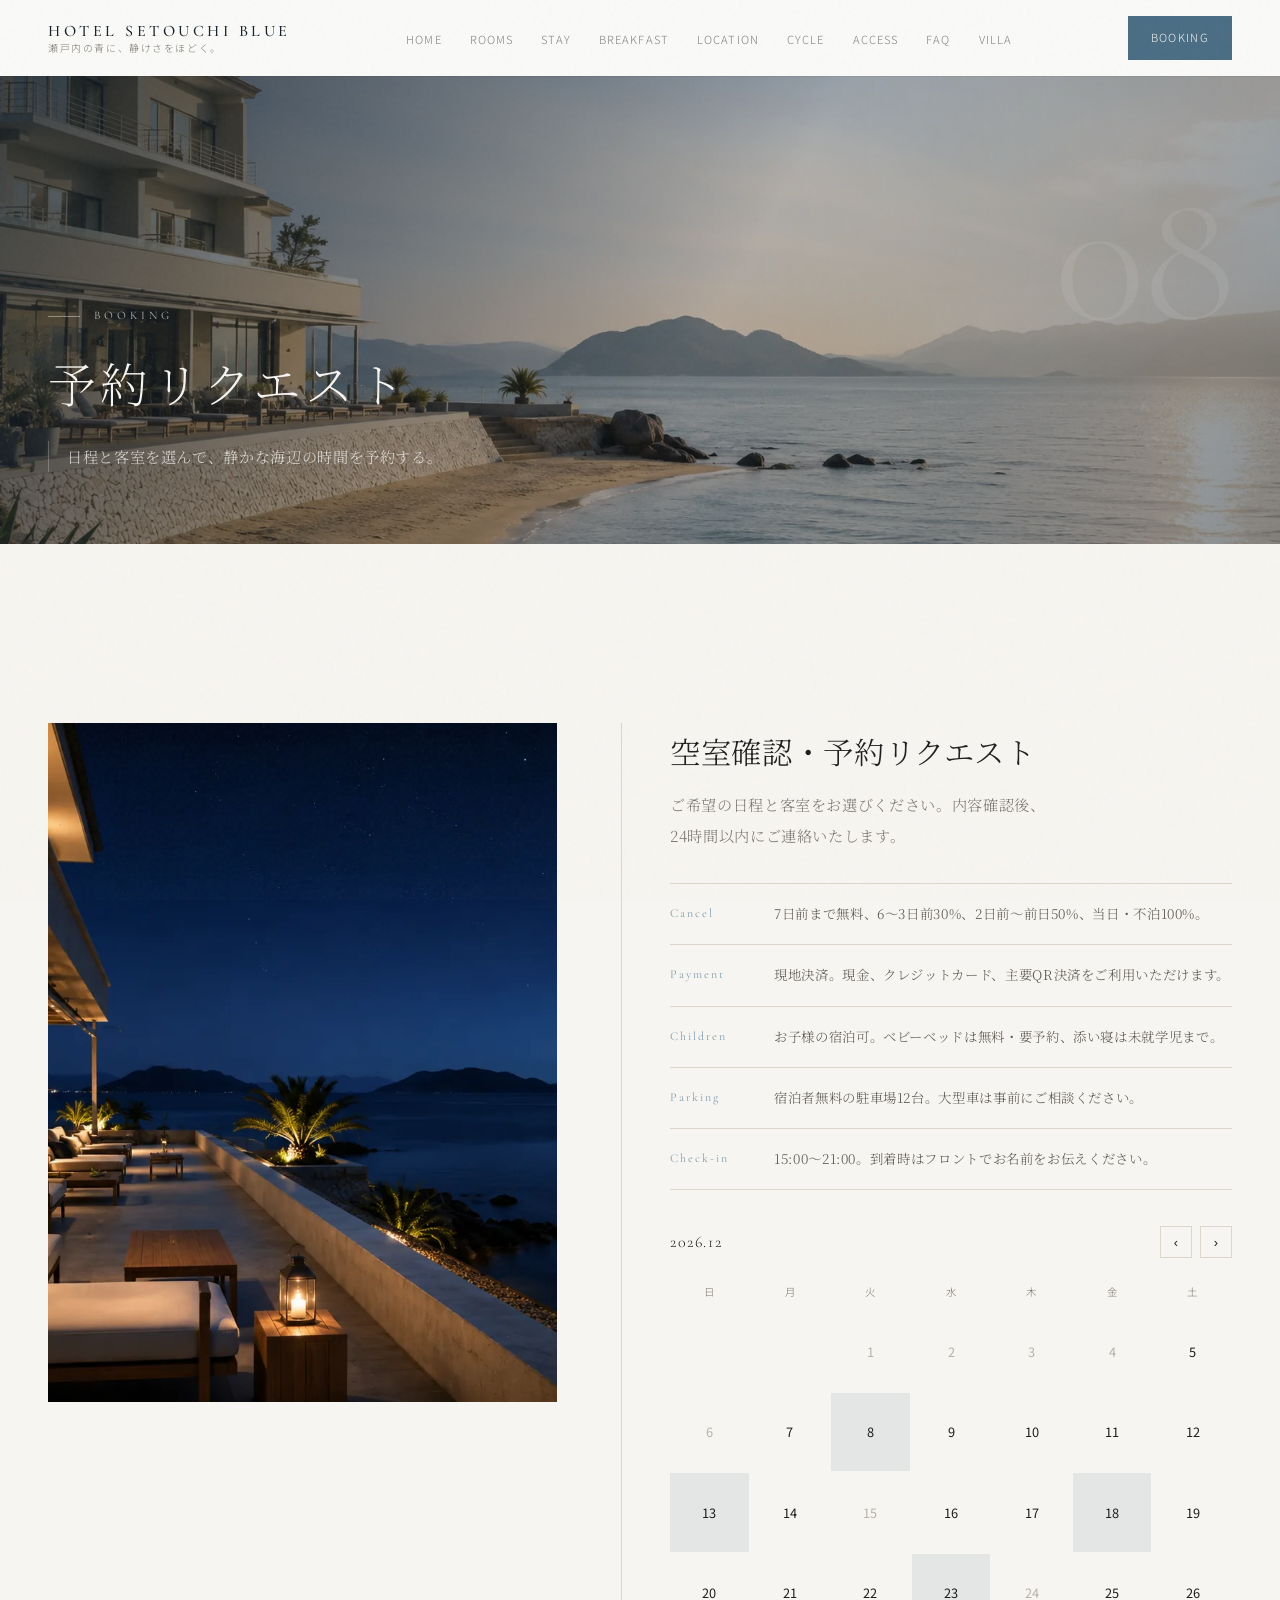
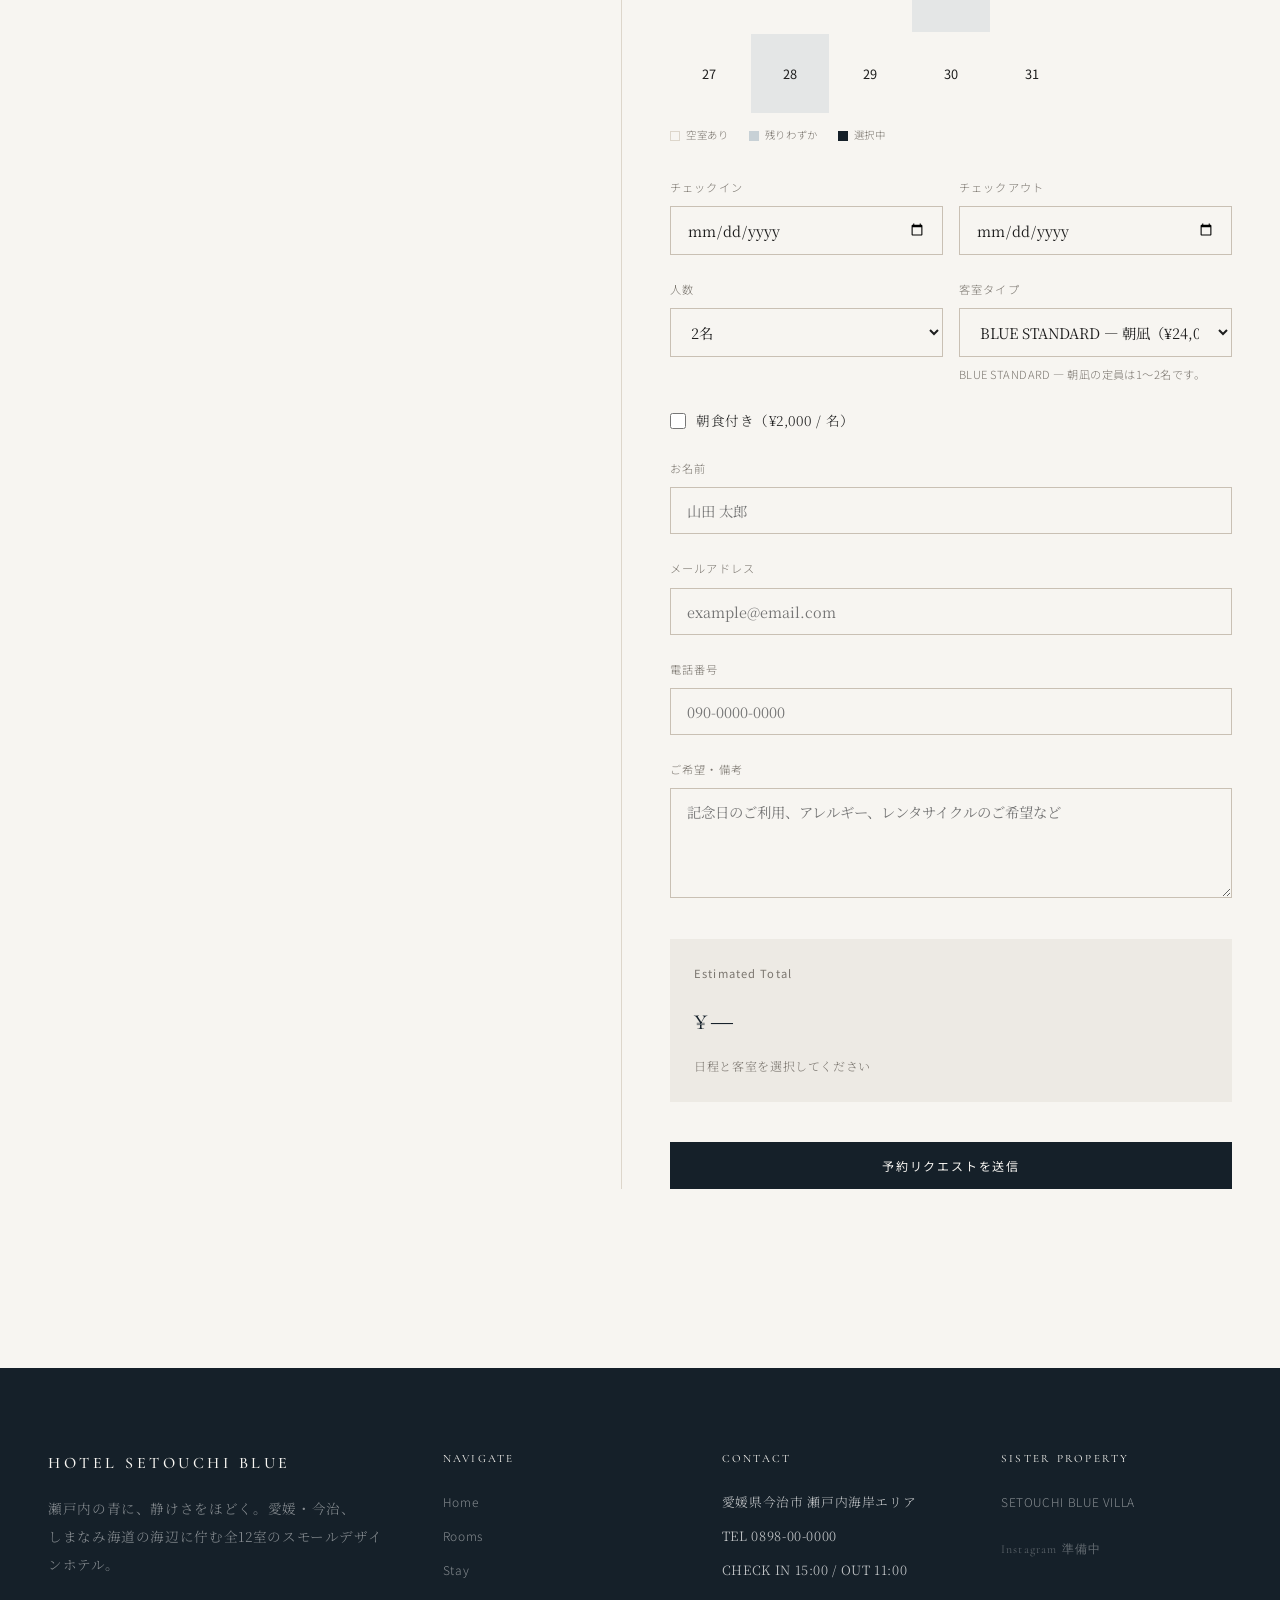
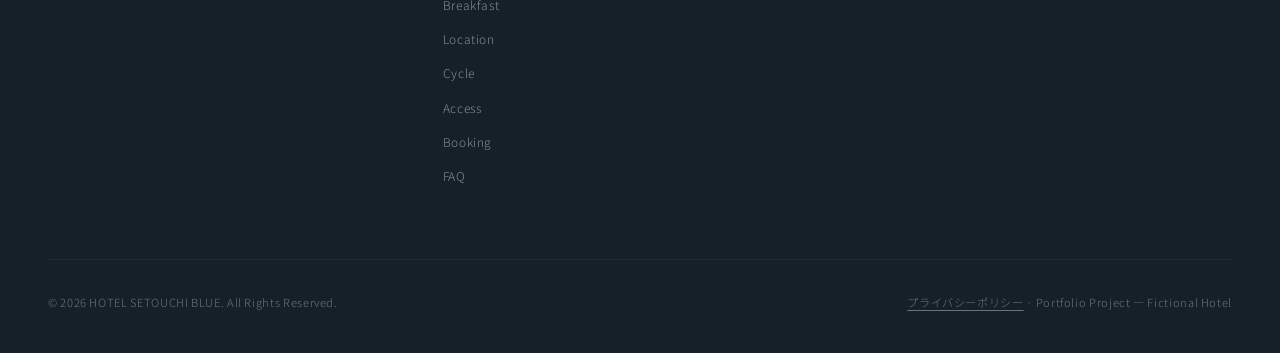
<file: booking.html>
<!DOCTYPE html>
<html lang="ja">
<head>
  <meta charset="UTF-8">
  <meta name="viewport" content="width=device-width, initial-scale=1, viewport-fit=cover">
  <title>予約｜HOTEL SETOUCHI BLUE</title>
  <meta name="description" content="HOTEL SETOUCHI BLUEの空室確認・予約リクエスト。チェックイン日、客室タイプ、朝食オプションを選択してお申し込みください。">
  <meta property="og:title" content="予約｜HOTEL SETOUCHI BLUE">
  <meta property="og:description" content="空室確認・予約リクエスト。瀬戸内海を望む今治のスモールデザインホテル。">
  <meta property="og:image" content="assets/images/hotelsetouchiblue-exterior-main.webp">
  <meta property="og:type" content="website">
  <link rel="icon" href="assets/icons/favicon.svg" type="image/svg+xml">
  <link rel="apple-touch-icon" href="assets/icons/apple-touch-icon.png">
  <link rel="stylesheet" href="css/style.css?v=22">
</head>
<body>

  <header class="site-header" id="site-header">
    <div class="header-inner">
      <a href="index.html" class="logo">
        <span class="logo-en">HOTEL SETOUCHI BLUE</span>
        <span class="logo-ja">瀬戸内の青に、静けさをほどく。</span>
      </a>
      <nav class="main-nav">
        <ul>
          <li><a href="index.html">Home</a></li>
          <li><a href="rooms.html">Rooms</a></li>
          <li><a href="stay.html">Stay</a></li>
          <li><a href="breakfast.html">Breakfast</a></li>
          <li><a href="location.html">Location</a></li>
          <li><a href="cycle.html">Cycle</a></li>
          <li><a href="access.html">Access</a></li>
          <li><a href="faq.html">FAQ</a></li>
          <li><a href="villa.html">Villa</a></li>
        </ul>
      </nav>
      <a href="booking.html" class="btn-booking-header">Booking</a>
      <button class="hamburger" id="hamburger" aria-label="メニューを開く">
        <span></span><span></span><span></span>
      </button>
    </div>
  </header>

  <nav class="mobile-nav" id="mobile-nav">
    <ul>
      <li><a href="index.html">Home</a></li>
      <li><a href="rooms.html">Rooms</a></li>
      <li><a href="stay.html">Stay</a></li>
      <li><a href="breakfast.html">Breakfast</a></li>
      <li><a href="location.html">Location</a></li>
      <li><a href="cycle.html">Cycle</a></li>
      <li><a href="access.html">Access</a></li>
      <li><a href="faq.html">FAQ</a></li>
      <li><a href="villa.html">Villa</a></li>
    </ul>
    <a href="booking.html" class="btn btn--filled btn-booking-mobile">Booking</a>
  </nav>

  <section class="page-hero page-hero--short">
    <div class="page-hero__image">
      <img loading="eager" fetchpriority="high" decoding="async" src="assets/images/hotelsetouchiblue-booking-visual.webp" alt="予約">
    </div>
    <div class="page-hero__overlay"></div>
    <div class="page-hero__inner">
      <span class="page-hero__num en" aria-hidden="true">08</span>
      <div class="page-hero__content">
        <p class="page-hero__label en">Booking</p>
        <h1 class="page-hero__title">予約リクエスト</h1>
        <p class="page-hero__lead">日程と客室を選んで、静かな海辺の時間を予約する。</p>
      </div>
    </div>
  </section>

  <main class="container">
    <div class="booking-layout">
      <div class="booking-visual fade-in">
        <img loading="lazy" decoding="async" src="assets/images/hotelsetouchiblue-stay-night-terrace.webp" alt="夜のテラス">
      </div>

      <div class="booking-form-wrap fade-in">
        <h2 class="booking-form__title">空室確認・予約リクエスト</h2>
        <p class="booking-form__lead">ご希望の日程と客室をお選びください。内容確認後、24時間以内にご連絡いたします。</p>

        <div class="booking-notes" aria-label="ご予約前の確認事項">
          <div class="booking-note">
            <span class="booking-note__label en">Cancel</span>
            <p>7日前まで無料、6〜3日前30%、2日前〜前日50%、当日・不泊100%。</p>
          </div>
          <div class="booking-note">
            <span class="booking-note__label en">Payment</span>
            <p>現地決済。現金、クレジットカード、主要QR決済をご利用いただけます。</p>
          </div>
          <div class="booking-note">
            <span class="booking-note__label en">Children</span>
            <p>お子様の宿泊可。ベビーベッドは無料・要予約、添い寝は未就学児まで。</p>
          </div>
          <div class="booking-note">
            <span class="booking-note__label en">Parking</span>
            <p>宿泊者無料の駐車場12台。大型車は事前にご相談ください。</p>
          </div>
          <div class="booking-note">
            <span class="booking-note__label en">Check-in</span>
            <p>15:00〜21:00。到着時はフロントでお名前をお伝えください。</p>
          </div>
        </div>

        <!-- Calendar -->
        <div class="calendar">
          <div class="calendar__header">
            <span class="calendar__month" id="calendar-month"></span>
            <div class="calendar__nav">
              <button type="button" id="cal-prev" aria-label="前月">‹</button>
              <button type="button" id="cal-next" aria-label="翌月">›</button>
            </div>
          </div>
          <div class="calendar__grid" id="calendar-grid"></div>
          <div class="calendar__legend">
            <span class="legend-available">空室あり</span>
            <span class="legend-limited">残りわずか</span>
            <span class="legend-selected">選択中</span>
          </div>
        </div>

        <form id="booking-form">
          <div class="form-row">
            <div class="form-group">
              <label for="checkin">チェックイン</label>
              <input type="date" id="checkin" name="checkin" required>
            </div>
            <div class="form-group">
              <label for="checkout">チェックアウト</label>
              <input type="date" id="checkout" name="checkout" required>
            </div>
          </div>

          <div class="form-row">
            <div class="form-group">
              <label for="guests">人数</label>
              <select id="guests" name="guests">
                <option value="1">1名</option>
                <option value="2" selected>2名</option>
                <option value="3">3名</option>
                <option value="4">4名</option>
              </select>
            </div>
            <div class="form-group">
              <label for="room-type">客室タイプ</label>
              <select id="room-type" name="room-type">
                <option value="blue-standard">BLUE STANDARD — 朝凪（¥24,000〜）</option>
                <option value="horizon-twin">HORIZON TWIN — 水面（¥36,000〜）</option>
                <option value="terrace-room">TERRACE ROOM — 島風（¥54,000〜）</option>
                <option value="setouchi-suite">SETOUCHI SUITE — 夕凪（¥88,000〜）</option>
              </select>
              <p class="form-help" id="room-capacity-help">定員に合わせて人数を選択してください。</p>
            </div>
          </div>

          <div class="form-group">
            <label class="form-checkbox">
              <input type="checkbox" id="breakfast" name="breakfast">
              朝食付き（¥2,000 / 名）
            </label>
          </div>

          <div class="form-group">
            <label for="name">お名前</label>
            <input type="text" id="name" name="name" placeholder="山田 太郎" required>
          </div>

          <div class="form-group">
            <label for="email">メールアドレス</label>
            <input type="email" id="email" name="email" placeholder="example@email.com" required>
          </div>

          <div class="form-group">
            <label for="phone">電話番号</label>
            <input type="tel" id="phone" name="phone" placeholder="090-0000-0000">
          </div>

          <div class="form-group">
            <label for="notes">ご希望・備考</label>
            <textarea id="notes" name="notes" rows="4" placeholder="記念日のご利用、アレルギー、レンタサイクルのご希望など"></textarea>
          </div>

          <p class="form-error" id="booking-error" role="alert" aria-live="assertive"></p>

          <div class="price-estimate" aria-live="polite">
            <p class="price-estimate__label en">Estimated Total</p>
            <p class="price-estimate__amount" id="price-amount">¥—</p>
            <p class="price-estimate__breakdown" id="price-breakdown">日程と客室を選択してください</p>
          </div>

          <button type="submit" class="btn btn--filled" style="width:100%;margin-top:8px;">予約リクエストを送信</button>
        </form>

        <div class="booking-success" id="booking-success">
          <p class="booking-success__title">予約リクエストを受け付けました。</p>
          <p class="booking-success__text">内容確認後、24時間以内にご連絡いたします。しばらくお待ちください。</p>
        </div>
      </div>
    </div>
  </main>

  <footer class="site-footer">
    <div class="container">
      <div class="footer-grid">
        <div class="footer-brand">
          <span class="logo-en en">HOTEL SETOUCHI BLUE</span>
          <p>瀬戸内の青に、静けさをほどく。愛媛・今治、しまなみ海道の海辺に佇む全12室のスモールデザインホテル。</p>
        </div>
        <div>
          <p class="footer-heading en">Navigate</p>
          <ul class="footer-nav">
            <li><a href="index.html">Home</a></li>
            <li><a href="rooms.html">Rooms</a></li>
            <li><a href="stay.html">Stay</a></li>
            <li><a href="breakfast.html">Breakfast</a></li>
            <li><a href="location.html">Location</a></li>
            <li><a href="cycle.html">Cycle</a></li>
            <li><a href="access.html">Access</a></li>
            <li><a href="booking.html">Booking</a></li>
            <li><a href="faq.html">FAQ</a></li>
          </ul>
        </div>
        <div>
          <p class="footer-heading en">Contact</p>
          <ul class="footer-nav">
            <li>愛媛県今治市 瀬戸内海岸エリア</li>
            <li>TEL 0898-00-0000</li>
            <li>CHECK IN 15:00 / OUT 11:00</li>
          </ul>
        </div>
        <div>
          <p class="footer-heading en">Sister Property</p>
          <ul class="footer-nav">
            <li><a href="https://dohiwebc.github.io/SETOUCHIBLUEVILLA/" target="_blank" rel="noopener noreferrer">SETOUCHI BLUE VILLA</a></li>
          </ul>
          <div class="footer-sns" style="margin-top:24px;">
            <span class="footer-link-muted">Instagram 準備中</span>
          </div>
        </div>
      </div>
      <div class="footer-bottom">
        <span>&copy; 2026 HOTEL SETOUCHI BLUE. All Rights Reserved.</span>
        <span><a href="privacy.html">プライバシーポリシー</a> · Portfolio Project — Fictional Hotel</span>
      </div>
    </div>
  </footer>

  <script src="js/main.js?v=4"></script>
</body>
</html>
</file>
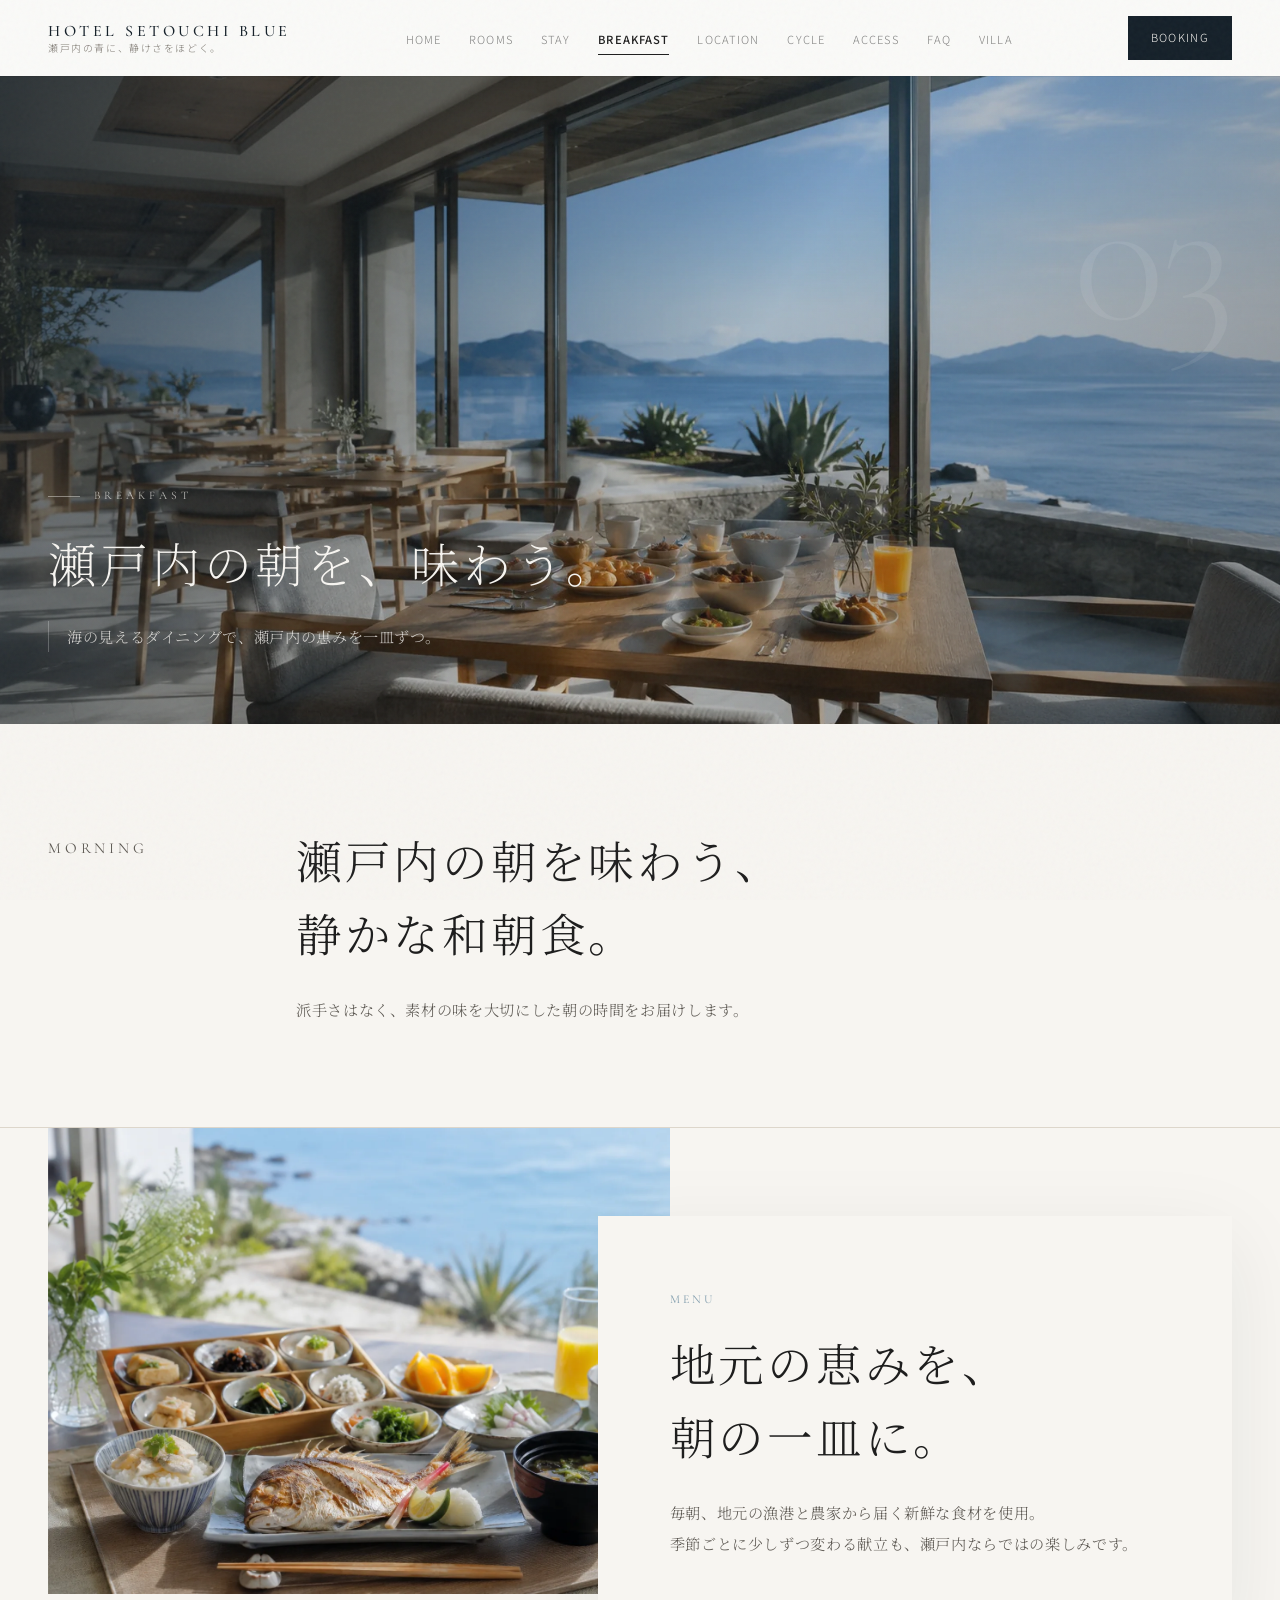
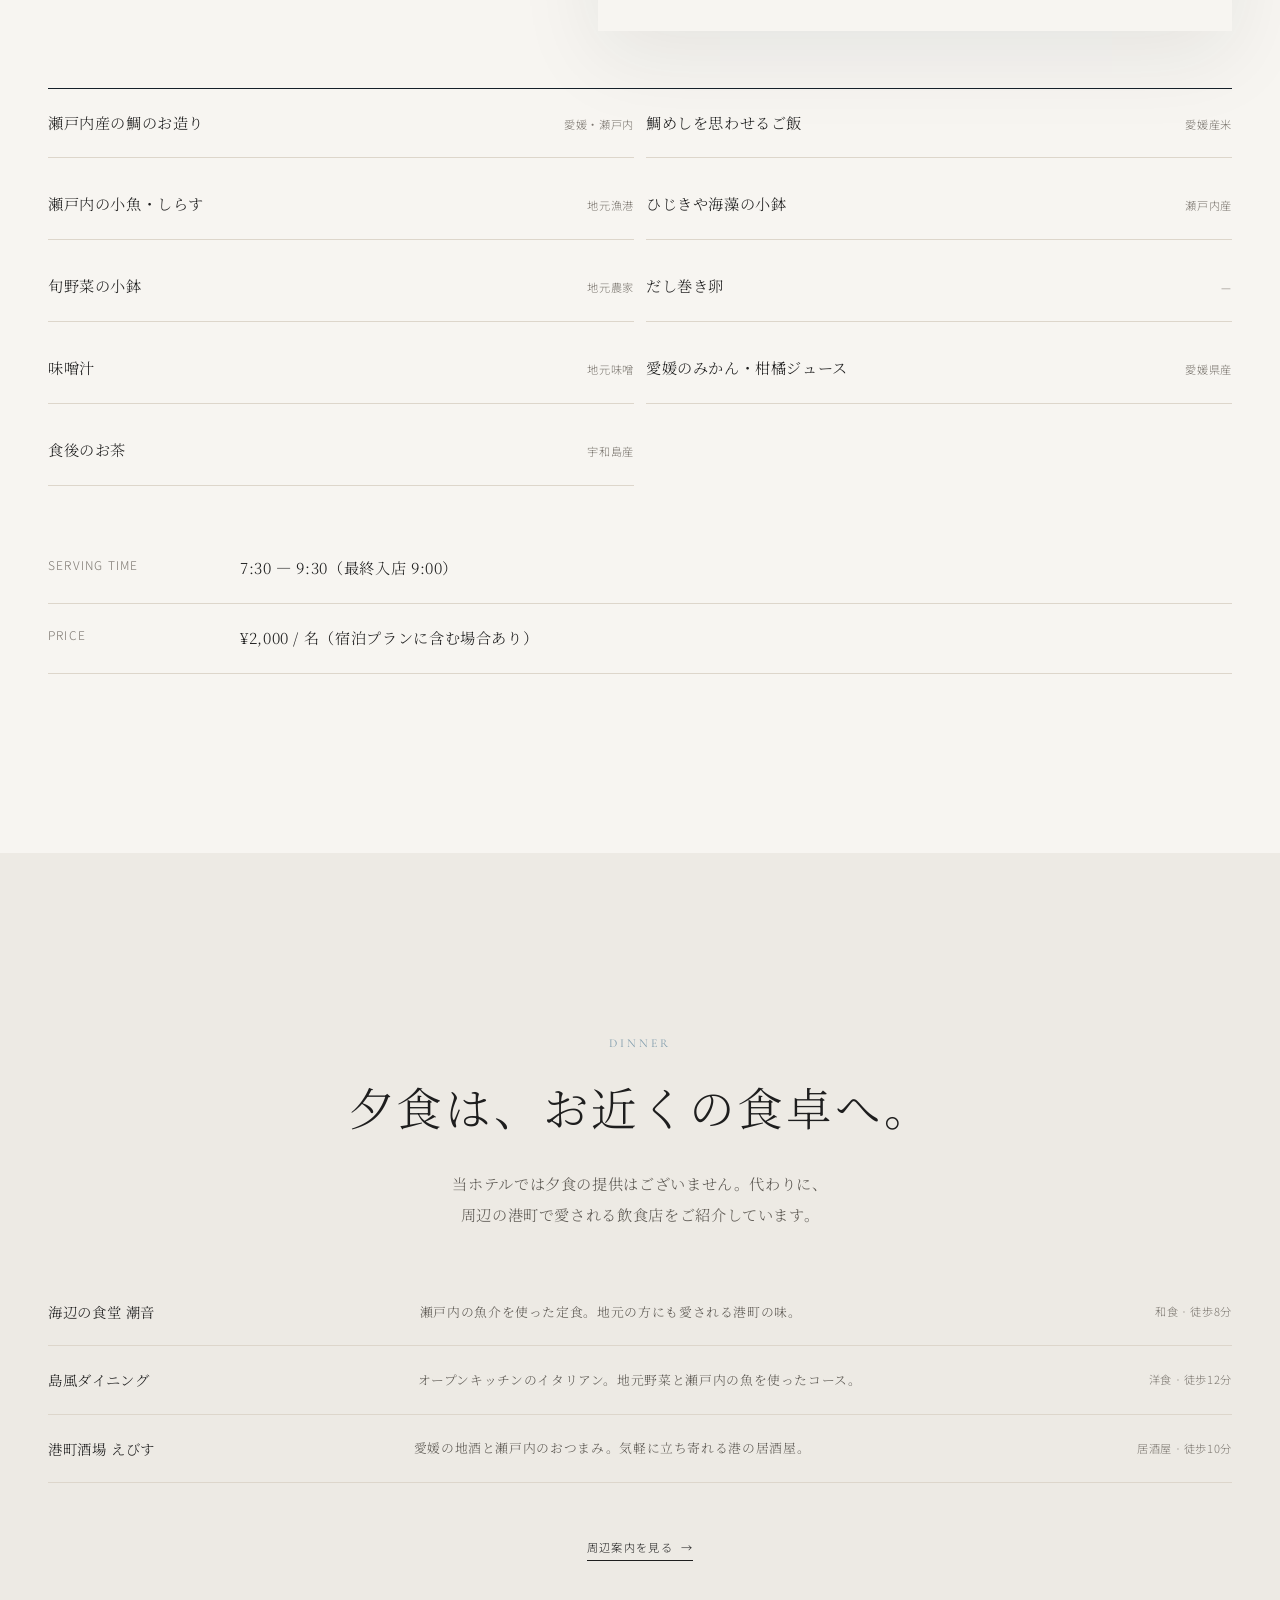
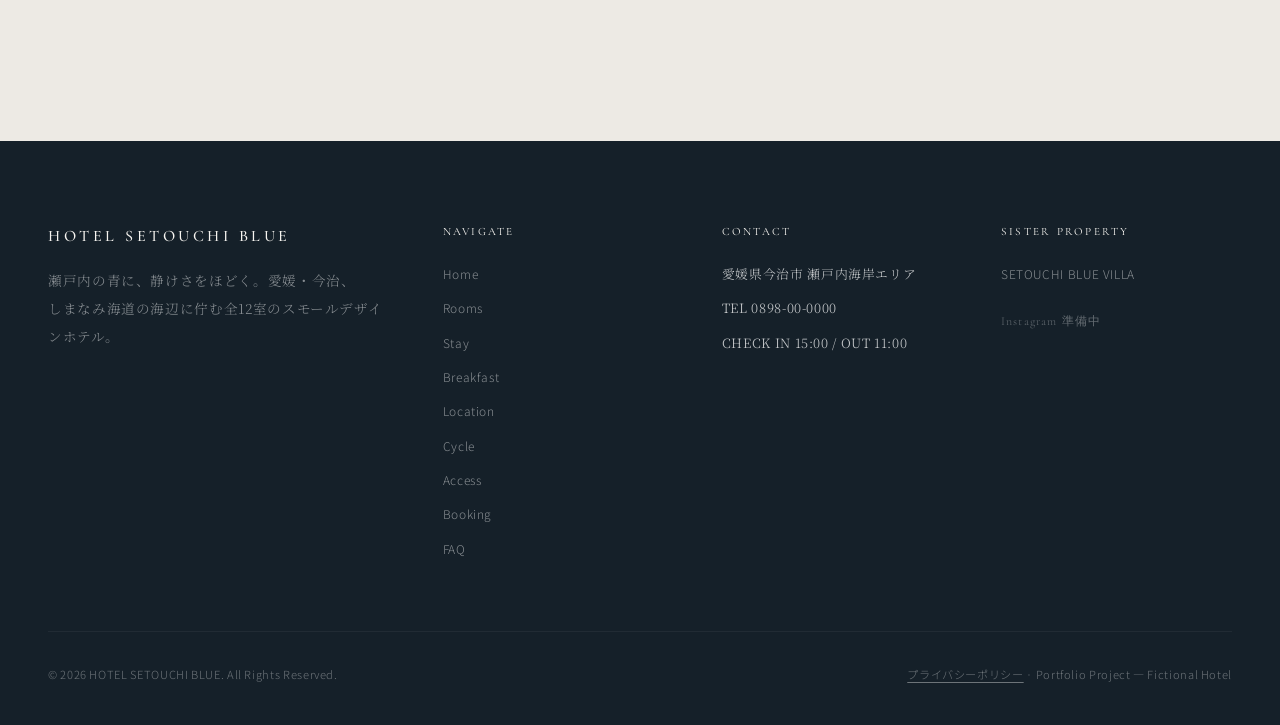
<file: breakfast.html>
<!DOCTYPE html>
<html lang="ja">
<head>
  <meta charset="UTF-8">
  <meta name="viewport" content="width=device-width, initial-scale=1, viewport-fit=cover">
  <title>朝食｜HOTEL SETOUCHI BLUE</title>
  <meta name="description" content="瀬戸内の朝を味わう、静かな和朝食。鯛、瀬戸内の小魚、愛媛の柑橘、地元野菜。海の見えるダイニングでの朝の時間。">
  <meta property="og:title" content="朝食｜HOTEL SETOUCHI BLUE">
  <meta property="og:description" content="瀬戸内の朝を味わう、静かな和朝食。">
  <meta property="og:image" content="assets/images/hotelsetouchiblue-exterior-main.webp">
  <meta property="og:type" content="website">
  <link rel="icon" href="assets/icons/favicon.svg" type="image/svg+xml">
  <link rel="apple-touch-icon" href="assets/icons/apple-touch-icon.png">
  <link rel="stylesheet" href="css/style.css?v=22">
</head>
<body>

  <header class="site-header" id="site-header">
    <div class="header-inner">
      <a href="index.html" class="logo">
        <span class="logo-en">HOTEL SETOUCHI BLUE</span>
        <span class="logo-ja">瀬戸内の青に、静けさをほどく。</span>
      </a>
      <nav class="main-nav">
        <ul>
          <li><a href="index.html">Home</a></li>
          <li><a href="rooms.html">Rooms</a></li>
          <li><a href="stay.html">Stay</a></li>
          <li><a href="breakfast.html">Breakfast</a></li>
          <li><a href="location.html">Location</a></li>
          <li><a href="cycle.html">Cycle</a></li>
          <li><a href="access.html">Access</a></li>
          <li><a href="faq.html">FAQ</a></li>
          <li><a href="villa.html">Villa</a></li>
        </ul>
      </nav>
      <a href="booking.html" class="btn-booking-header">Booking</a>
      <button class="hamburger" id="hamburger" aria-label="メニューを開く">
        <span></span><span></span><span></span>
      </button>
    </div>
  </header>

  <nav class="mobile-nav" id="mobile-nav">
    <ul>
      <li><a href="index.html">Home</a></li>
      <li><a href="rooms.html">Rooms</a></li>
      <li><a href="stay.html">Stay</a></li>
      <li><a href="breakfast.html">Breakfast</a></li>
      <li><a href="location.html">Location</a></li>
      <li><a href="cycle.html">Cycle</a></li>
      <li><a href="access.html">Access</a></li>
      <li><a href="faq.html">FAQ</a></li>
      <li><a href="villa.html">Villa</a></li>
    </ul>
    <a href="booking.html" class="btn btn--filled btn-booking-mobile">Booking</a>
  </nav>

  <section class="page-hero">
    <div class="page-hero__image">
      <img loading="eager" fetchpriority="high" decoding="async" src="assets/images/hotelsetouchiblue-dining-oceanview.webp" alt="海が見えるダイニング">
    </div>
    <div class="page-hero__overlay"></div>
    <div class="page-hero__inner">
      <span class="page-hero__num en" aria-hidden="true">03</span>
      <div class="page-hero__content">
        <p class="page-hero__label en">Breakfast</p>
        <h1 class="page-hero__title">瀬戸内の朝を、味わう。</h1>
        <p class="page-hero__lead">海の見えるダイニングで、瀬戸内の恵みを一皿ずつ。</p>
      </div>
    </div>
  </section>

  <div class="intro-block fade-in">
    <p class="intro-block__side en">Morning</p>
    <div class="intro-block__main">
      <h2 class="section-title">瀬戸内の朝を味わう、静かな和朝食。</h2>
      <p>派手さはなく、素材の味を大切にした朝の時間をお届けします。</p>
    </div>
  </div>

  <main>
    <section class="section" style="padding-top:0;">
      <div class="container">
        <div class="split split--editorial fade-in">
          <div class="split__image">
            <img loading="lazy" decoding="async" src="assets/images/hotelsetouchiblue-breakfast-japanese.webp" alt="瀬戸内の和朝食">
          </div>
          <div class="split__text">
            <p class="section-label en">Menu</p>
            <h2 class="section-title">地元の恵みを、朝の一皿に。</h2>
            <p class="section-lead">毎朝、地元の漁港と農家から届く新鮮な食材を使用。季節ごとに少しずつ変わる献立も、瀬戸内ならではの楽しみです。</p>
          </div>
        </div>

        <div class="menu-grid fade-in">
          <div class="menu-item">
            <span class="menu-item__name">瀬戸内産の鯛のお造り</span>
            <span class="menu-item__origin">愛媛・瀬戸内</span>
          </div>
          <div class="menu-item">
            <span class="menu-item__name">鯛めしを思わせるご飯</span>
            <span class="menu-item__origin">愛媛産米</span>
          </div>
          <div class="menu-item">
            <span class="menu-item__name">瀬戸内の小魚・しらす</span>
            <span class="menu-item__origin">地元漁港</span>
          </div>
          <div class="menu-item">
            <span class="menu-item__name">ひじきや海藻の小鉢</span>
            <span class="menu-item__origin">瀬戸内産</span>
          </div>
          <div class="menu-item">
            <span class="menu-item__name">旬野菜の小鉢</span>
            <span class="menu-item__origin">地元農家</span>
          </div>
          <div class="menu-item">
            <span class="menu-item__name">だし巻き卵</span>
            <span class="menu-item__origin">—</span>
          </div>
          <div class="menu-item">
            <span class="menu-item__name">味噌汁</span>
            <span class="menu-item__origin">地元味噌</span>
          </div>
          <div class="menu-item">
            <span class="menu-item__name">愛媛のみかん・柑橘ジュース</span>
            <span class="menu-item__origin">愛媛県産</span>
          </div>
          <div class="menu-item">
            <span class="menu-item__name">食後のお茶</span>
            <span class="menu-item__origin">宇和島産</span>
          </div>
        </div>

        <div class="access-info fade-in" style="margin-top:48px;">
          <div class="access-row">
            <span class="access-row__label">SERVING TIME</span>
            <span class="access-row__value">7:30 — 9:30（最終入店 9:00）</span>
          </div>
          <div class="access-row">
            <span class="access-row__label">PRICE</span>
            <span class="access-row__value">¥2,000 / 名（宿泊プランに含む場合あり）</span>
          </div>
        </div>
      </div>
    </section>

    <section class="section section--bg">
      <div class="container fade-in">
        <div class="section-header section-header--center">
          <p class="section-label en">Dinner</p>
          <h2 class="section-title">夕食は、お近くの食卓へ。</h2>
          <p class="section-lead">当ホテルでは夕食の提供はございません。代わりに、周辺の港町で愛される飲食店をご紹介しています。</p>
        </div>
        <div class="restaurant-list">
          <div class="restaurant-item">
            <span class="restaurant-item__name">海辺の食堂 潮音</span>
            <span class="restaurant-item__desc">瀬戸内の魚介を使った定食。地元の方にも愛される港町の味。</span>
            <span class="restaurant-item__type">和食 · 徒歩8分</span>
          </div>
          <div class="restaurant-item">
            <span class="restaurant-item__name">島風ダイニング</span>
            <span class="restaurant-item__desc">オープンキッチンのイタリアン。地元野菜と瀬戸内の魚を使ったコース。</span>
            <span class="restaurant-item__type">洋食 · 徒歩12分</span>
          </div>
          <div class="restaurant-item">
            <span class="restaurant-item__name">港町酒場 えびす</span>
            <span class="restaurant-item__desc">愛媛の地酒と瀬戸内のおつまみ。気軽に立ち寄れる港の居酒屋。</span>
            <span class="restaurant-item__type">居酒屋 · 徒歩10分</span>
          </div>
        </div>
        <div class="text-center mt-48">
          <a href="location.html" class="link-arrow">周辺案内を見る</a>
        </div>
      </div>
    </section>
  </main>

  <footer class="site-footer">
    <div class="container">
      <div class="footer-grid">
        <div class="footer-brand">
          <span class="logo-en en">HOTEL SETOUCHI BLUE</span>
          <p>瀬戸内の青に、静けさをほどく。愛媛・今治、しまなみ海道の海辺に佇む全12室のスモールデザインホテル。</p>
        </div>
        <div>
          <p class="footer-heading en">Navigate</p>
          <ul class="footer-nav">
            <li><a href="index.html">Home</a></li>
            <li><a href="rooms.html">Rooms</a></li>
            <li><a href="stay.html">Stay</a></li>
            <li><a href="breakfast.html">Breakfast</a></li>
            <li><a href="location.html">Location</a></li>
            <li><a href="cycle.html">Cycle</a></li>
            <li><a href="access.html">Access</a></li>
            <li><a href="booking.html">Booking</a></li>
            <li><a href="faq.html">FAQ</a></li>
          </ul>
        </div>
        <div>
          <p class="footer-heading en">Contact</p>
          <ul class="footer-nav">
            <li>愛媛県今治市 瀬戸内海岸エリア</li>
            <li>TEL 0898-00-0000</li>
            <li>CHECK IN 15:00 / OUT 11:00</li>
          </ul>
        </div>
        <div>
          <p class="footer-heading en">Sister Property</p>
          <ul class="footer-nav">
            <li><a href="https://dohiwebc.github.io/SETOUCHIBLUEVILLA/" target="_blank" rel="noopener noreferrer">SETOUCHI BLUE VILLA</a></li>
          </ul>
          <div class="footer-sns" style="margin-top:24px;">
            <span class="footer-link-muted">Instagram 準備中</span>
          </div>
        </div>
      </div>
      <div class="footer-bottom">
        <span>&copy; 2026 HOTEL SETOUCHI BLUE. All Rights Reserved.</span>
        <span><a href="privacy.html">プライバシーポリシー</a> · Portfolio Project — Fictional Hotel</span>
      </div>
    </div>
  </footer>

  <script src="js/main.js?v=4"></script>
</body>
</html>
</file>
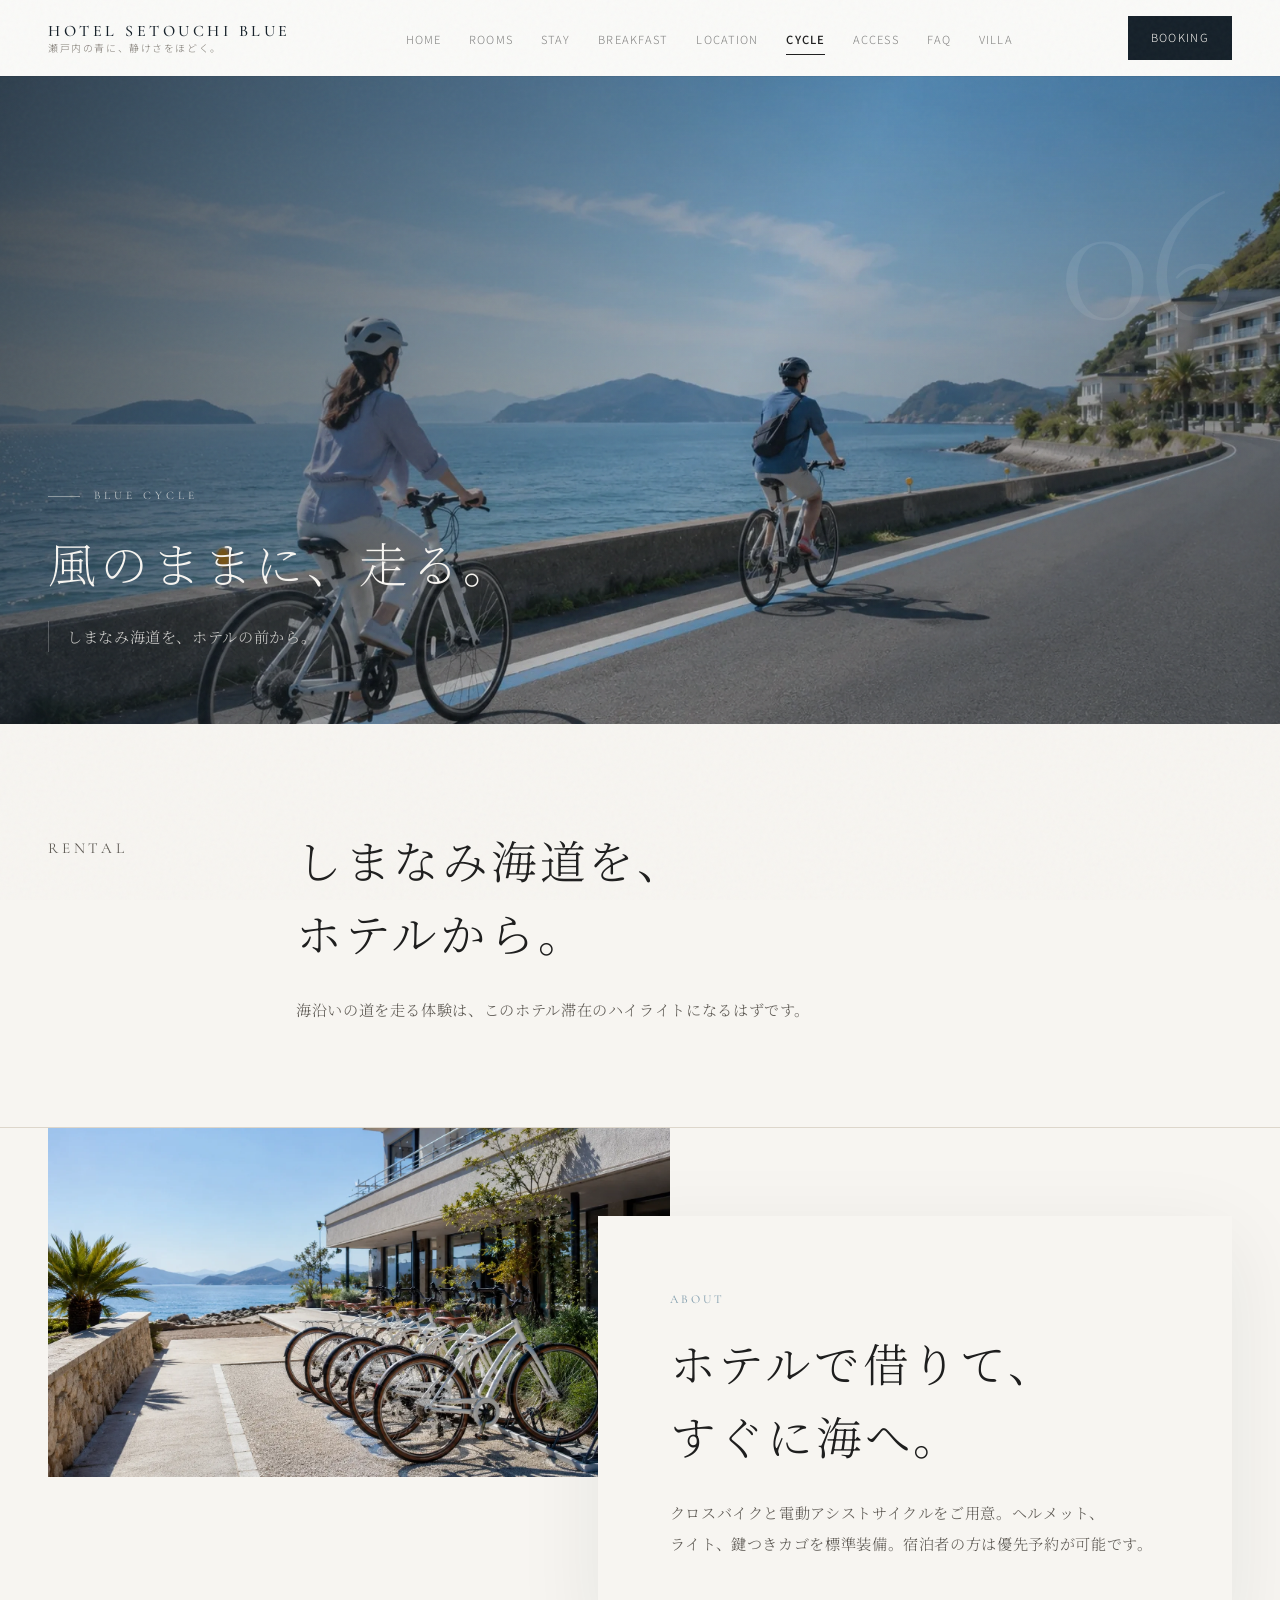
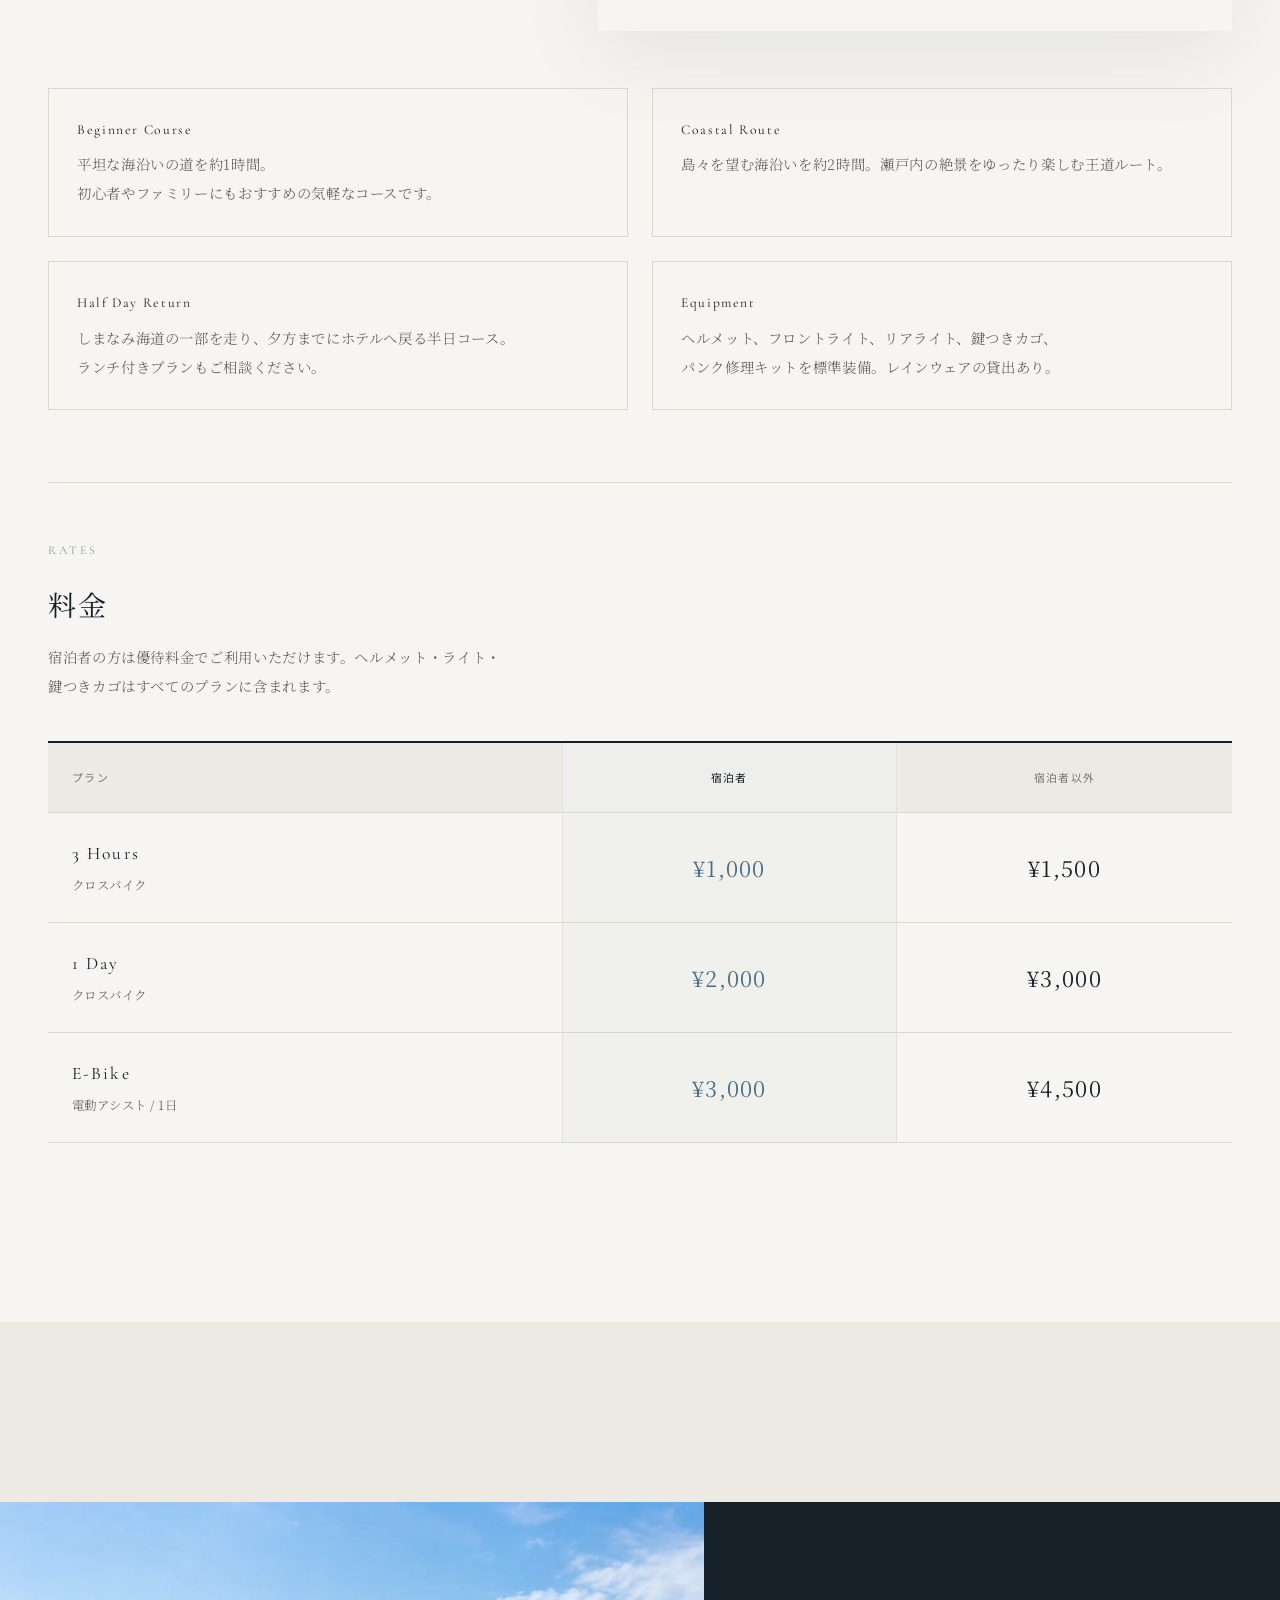
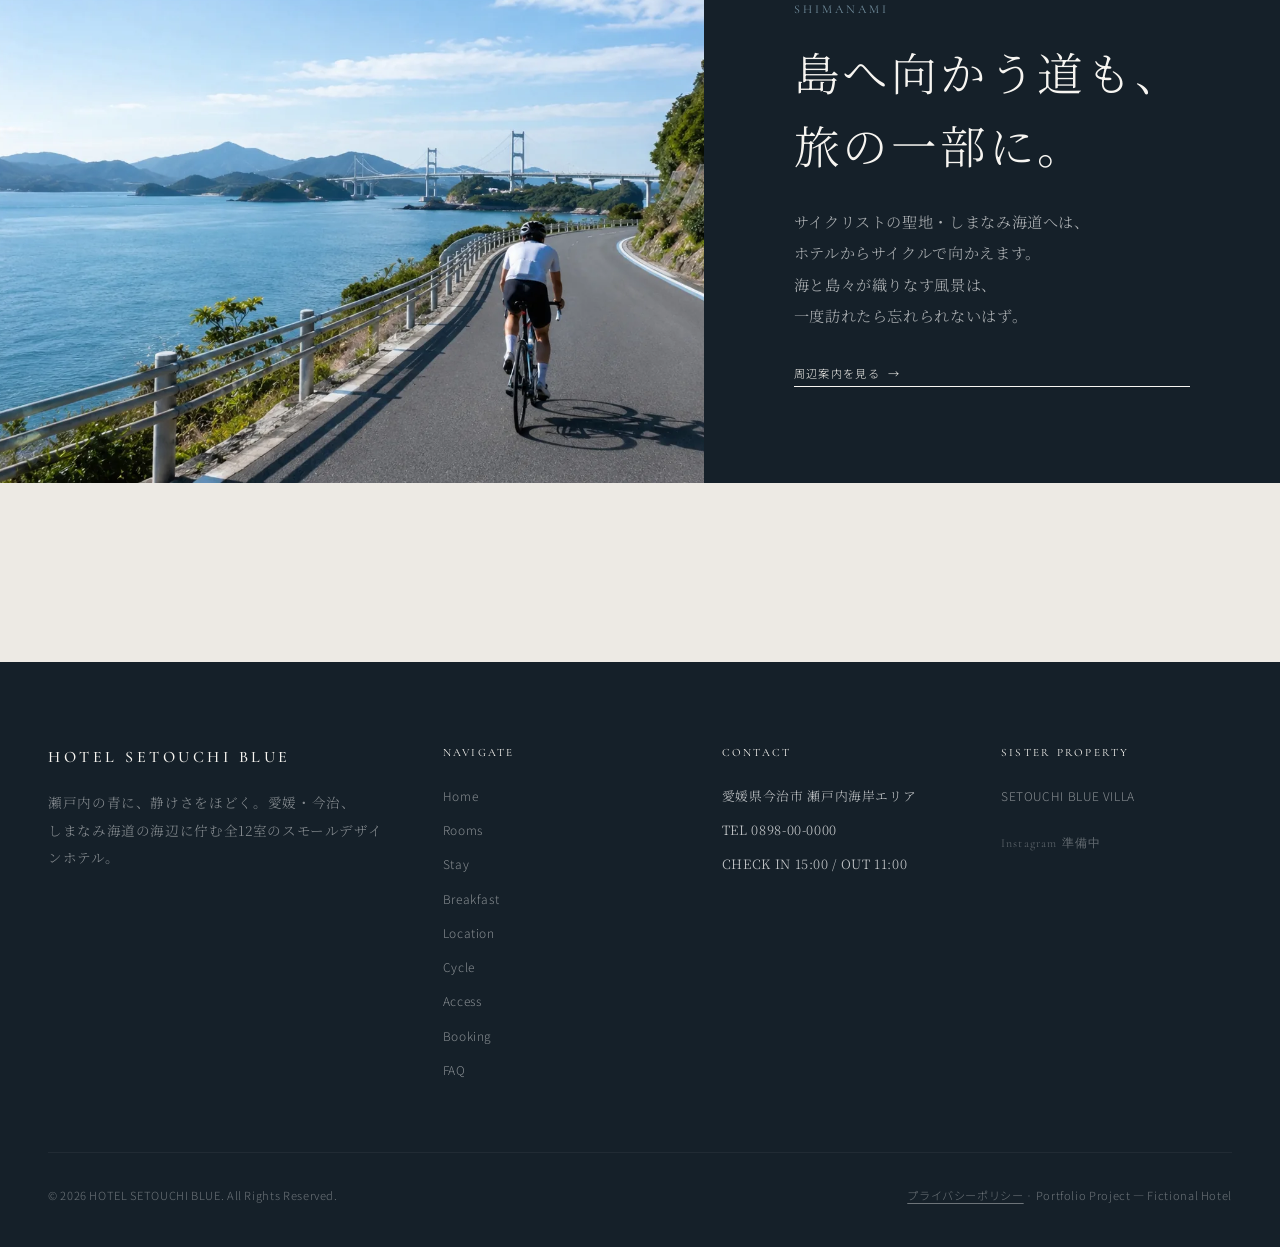
<file: cycle.html>
<!DOCTYPE html>
<html lang="ja">
<head>
  <meta charset="UTF-8">
  <meta name="viewport" content="width=device-width, initial-scale=1, viewport-fit=cover">
  <title>レンタサイクル｜HOTEL SETOUCHI BLUE</title>
  <meta name="description" content="ホテルでレンタサイクルを。しまなみ海道を気軽に楽しめるコースと料金をご紹介。宿泊者優先予約。">
  <meta property="og:title" content="レンタサイクル｜HOTEL SETOUCHI BLUE">
  <meta property="og:description" content="ホテルでレンタサイクルを。しまなみ海道を気軽に楽しめる。">
  <meta property="og:image" content="assets/images/hotelsetouchiblue-exterior-main.webp">
  <meta property="og:type" content="website">
  <link rel="icon" href="assets/icons/favicon.svg" type="image/svg+xml">
  <link rel="apple-touch-icon" href="assets/icons/apple-touch-icon.png">
  <link rel="stylesheet" href="css/style.css?v=22">
</head>
<body>

  <header class="site-header" id="site-header">
    <div class="header-inner">
      <a href="index.html" class="logo">
        <span class="logo-en">HOTEL SETOUCHI BLUE</span>
        <span class="logo-ja">瀬戸内の青に、静けさをほどく。</span>
      </a>
      <nav class="main-nav">
        <ul>
          <li><a href="index.html">Home</a></li>
          <li><a href="rooms.html">Rooms</a></li>
          <li><a href="stay.html">Stay</a></li>
          <li><a href="breakfast.html">Breakfast</a></li>
          <li><a href="location.html">Location</a></li>
          <li><a href="cycle.html">Cycle</a></li>
          <li><a href="access.html">Access</a></li>
          <li><a href="faq.html">FAQ</a></li>
          <li><a href="villa.html">Villa</a></li>
        </ul>
      </nav>
      <a href="booking.html" class="btn-booking-header">Booking</a>
      <button class="hamburger" id="hamburger" aria-label="メニューを開く">
        <span></span><span></span><span></span>
      </button>
    </div>
  </header>

  <nav class="mobile-nav" id="mobile-nav">
    <ul>
      <li><a href="index.html">Home</a></li>
      <li><a href="rooms.html">Rooms</a></li>
      <li><a href="stay.html">Stay</a></li>
      <li><a href="breakfast.html">Breakfast</a></li>
      <li><a href="location.html">Location</a></li>
      <li><a href="cycle.html">Cycle</a></li>
      <li><a href="access.html">Access</a></li>
      <li><a href="faq.html">FAQ</a></li>
      <li><a href="villa.html">Villa</a></li>
    </ul>
    <a href="booking.html" class="btn btn--filled btn-booking-mobile">Booking</a>
  </nav>

  <section class="page-hero">
    <div class="page-hero__image">
      <img loading="eager" fetchpriority="high" decoding="async" src="assets/images/hotelsetouchiblue-cycle-coast-ride.webp" alt="海沿いサイクリング">
    </div>
    <div class="page-hero__overlay"></div>
    <div class="page-hero__inner">
      <span class="page-hero__num en" aria-hidden="true">06</span>
      <div class="page-hero__content">
        <p class="page-hero__label en">Blue Cycle</p>
        <h1 class="page-hero__title">風のままに、走る。</h1>
        <p class="page-hero__lead">しまなみ海道を、ホテルの前から。</p>
      </div>
    </div>
  </section>

  <div class="intro-block fade-in">
    <p class="intro-block__side en">Rental</p>
    <div class="intro-block__main">
      <h2 class="section-title">しまなみ海道を、ホテルから。</h2>
      <p>海沿いの道を走る体験は、このホテル滞在のハイライトになるはずです。</p>
    </div>
  </div>

  <main>
    <section class="section" style="padding-top:0;">
      <div class="container">
        <div class="split split--editorial fade-in">
          <div class="split__image">
            <img loading="lazy" decoding="async" src="assets/images/hotelsetouchiblue-cycle-rental.webp" alt="レンタサイクル">
          </div>
          <div class="split__text">
            <p class="section-label en">About</p>
            <h2 class="section-title">ホテルで借りて、すぐに海へ。</h2>
            <p class="section-lead">クロスバイクと電動アシストサイクルをご用意。ヘルメット、ライト、鍵つきカゴを標準装備。宿泊者の方は優先予約が可能です。</p>
          </div>
        </div>

        <div class="cycle-features fade-in">
          <div class="cycle-feature">
            <p class="cycle-feature__title en">Beginner Course</p>
            <p class="cycle-feature__desc">平坦な海沿いの道を約1時間。初心者やファミリーにもおすすめの気軽なコースです。</p>
          </div>
          <div class="cycle-feature">
            <p class="cycle-feature__title en">Coastal Route</p>
            <p class="cycle-feature__desc">島々を望む海沿いを約2時間。瀬戸内の絶景をゆったり楽しむ王道ルート。</p>
          </div>
          <div class="cycle-feature">
            <p class="cycle-feature__title en">Half Day Return</p>
            <p class="cycle-feature__desc">しまなみ海道の一部を走り、夕方までにホテルへ戻る半日コース。ランチ付きプランもご相談ください。</p>
          </div>
          <div class="cycle-feature">
            <p class="cycle-feature__title en">Equipment</p>
            <p class="cycle-feature__desc">ヘルメット、フロントライト、リアライト、鍵つきカゴ、パンク修理キットを標準装備。レインウェアの貸出あり。</p>
          </div>
        </div>

        <div class="cycle-pricing fade-in">
          <div class="cycle-pricing__head">
            <p class="section-label en">Rates</p>
            <h3 class="cycle-pricing__title">料金</h3>
            <p class="cycle-pricing__lead">宿泊者の方は優待料金でご利用いただけます。ヘルメット・ライト・鍵つきカゴはすべてのプランに含まれます。</p>
          </div>

          <div class="cycle-rates" role="table" aria-label="レンタサイクル料金">
            <div class="cycle-rates__header" role="row">
              <div class="cycle-rates__cell cycle-rates__cell--plan" role="columnheader">プラン</div>
              <div class="cycle-rates__cell cycle-rates__cell--guest" role="columnheader">宿泊者</div>
              <div class="cycle-rates__cell cycle-rates__cell--public" role="columnheader">宿泊者以外</div>
            </div>
            <div class="cycle-rates__row" role="row">
              <div class="cycle-rates__cell cycle-rates__cell--plan" role="cell">
                <span class="cycle-rates__plan en">3 Hours</span>
                <span class="cycle-rates__note">クロスバイク</span>
              </div>
              <div class="cycle-rates__cell cycle-rates__cell--guest" role="cell">
                <span class="cycle-rates__price">¥1,000</span>
              </div>
              <div class="cycle-rates__cell cycle-rates__cell--public" role="cell">
                <span class="cycle-rates__price">¥1,500</span>
              </div>
            </div>
            <div class="cycle-rates__row" role="row">
              <div class="cycle-rates__cell cycle-rates__cell--plan" role="cell">
                <span class="cycle-rates__plan en">1 Day</span>
                <span class="cycle-rates__note">クロスバイク</span>
              </div>
              <div class="cycle-rates__cell cycle-rates__cell--guest" role="cell">
                <span class="cycle-rates__price">¥2,000</span>
              </div>
              <div class="cycle-rates__cell cycle-rates__cell--public" role="cell">
                <span class="cycle-rates__price">¥3,000</span>
              </div>
            </div>
            <div class="cycle-rates__row" role="row">
              <div class="cycle-rates__cell cycle-rates__cell--plan" role="cell">
                <span class="cycle-rates__plan en">E-Bike</span>
                <span class="cycle-rates__note">電動アシスト / 1日</span>
              </div>
              <div class="cycle-rates__cell cycle-rates__cell--guest" role="cell">
                <span class="cycle-rates__price">¥3,000</span>
              </div>
              <div class="cycle-rates__cell cycle-rates__cell--public" role="cell">
                <span class="cycle-rates__price">¥4,500</span>
              </div>
            </div>
          </div>
        </div>
      </div>
    </section>

    <section class="section section--bg">
      <div class="feature-band fade-in">
        <div class="feature-band__image">
          <img loading="lazy" decoding="async" src="assets/images/hotelsetouchiblue-location-shimanami-road.webp" alt="しまなみ海道">
        </div>
        <div class="feature-band__content">
          <p class="section-label en">Shimanami</p>
          <h2 class="section-title">島へ向かう道も、旅の一部に。</h2>
          <p class="section-lead">サイクリストの聖地・しまなみ海道へは、ホテルからサイクルで向かえます。海と島々が織りなす風景は、一度訪れたら忘れられないはず。</p>
          <a href="location.html" class="link-arrow" style="margin-top:32px;display:inline-flex;">周辺案内を見る</a>
        </div>
      </div>
    </section>
  </main>

  <footer class="site-footer">
    <div class="container">
      <div class="footer-grid">
        <div class="footer-brand">
          <span class="logo-en en">HOTEL SETOUCHI BLUE</span>
          <p>瀬戸内の青に、静けさをほどく。愛媛・今治、しまなみ海道の海辺に佇む全12室のスモールデザインホテル。</p>
        </div>
        <div>
          <p class="footer-heading en">Navigate</p>
          <ul class="footer-nav">
            <li><a href="index.html">Home</a></li>
            <li><a href="rooms.html">Rooms</a></li>
            <li><a href="stay.html">Stay</a></li>
            <li><a href="breakfast.html">Breakfast</a></li>
            <li><a href="location.html">Location</a></li>
            <li><a href="cycle.html">Cycle</a></li>
            <li><a href="access.html">Access</a></li>
            <li><a href="booking.html">Booking</a></li>
            <li><a href="faq.html">FAQ</a></li>
          </ul>
        </div>
        <div>
          <p class="footer-heading en">Contact</p>
          <ul class="footer-nav">
            <li>愛媛県今治市 瀬戸内海岸エリア</li>
            <li>TEL 0898-00-0000</li>
            <li>CHECK IN 15:00 / OUT 11:00</li>
          </ul>
        </div>
        <div>
          <p class="footer-heading en">Sister Property</p>
          <ul class="footer-nav">
            <li><a href="https://dohiwebc.github.io/SETOUCHIBLUEVILLA/" target="_blank" rel="noopener noreferrer">SETOUCHI BLUE VILLA</a></li>
          </ul>
          <div class="footer-sns" style="margin-top:24px;">
            <span class="footer-link-muted">Instagram 準備中</span>
          </div>
        </div>
      </div>
      <div class="footer-bottom">
        <span>&copy; 2026 HOTEL SETOUCHI BLUE. All Rights Reserved.</span>
        <span><a href="privacy.html">プライバシーポリシー</a> · Portfolio Project — Fictional Hotel</span>
      </div>
    </div>
  </footer>

  <script src="js/main.js?v=4"></script>
</body>
</html>
</file>
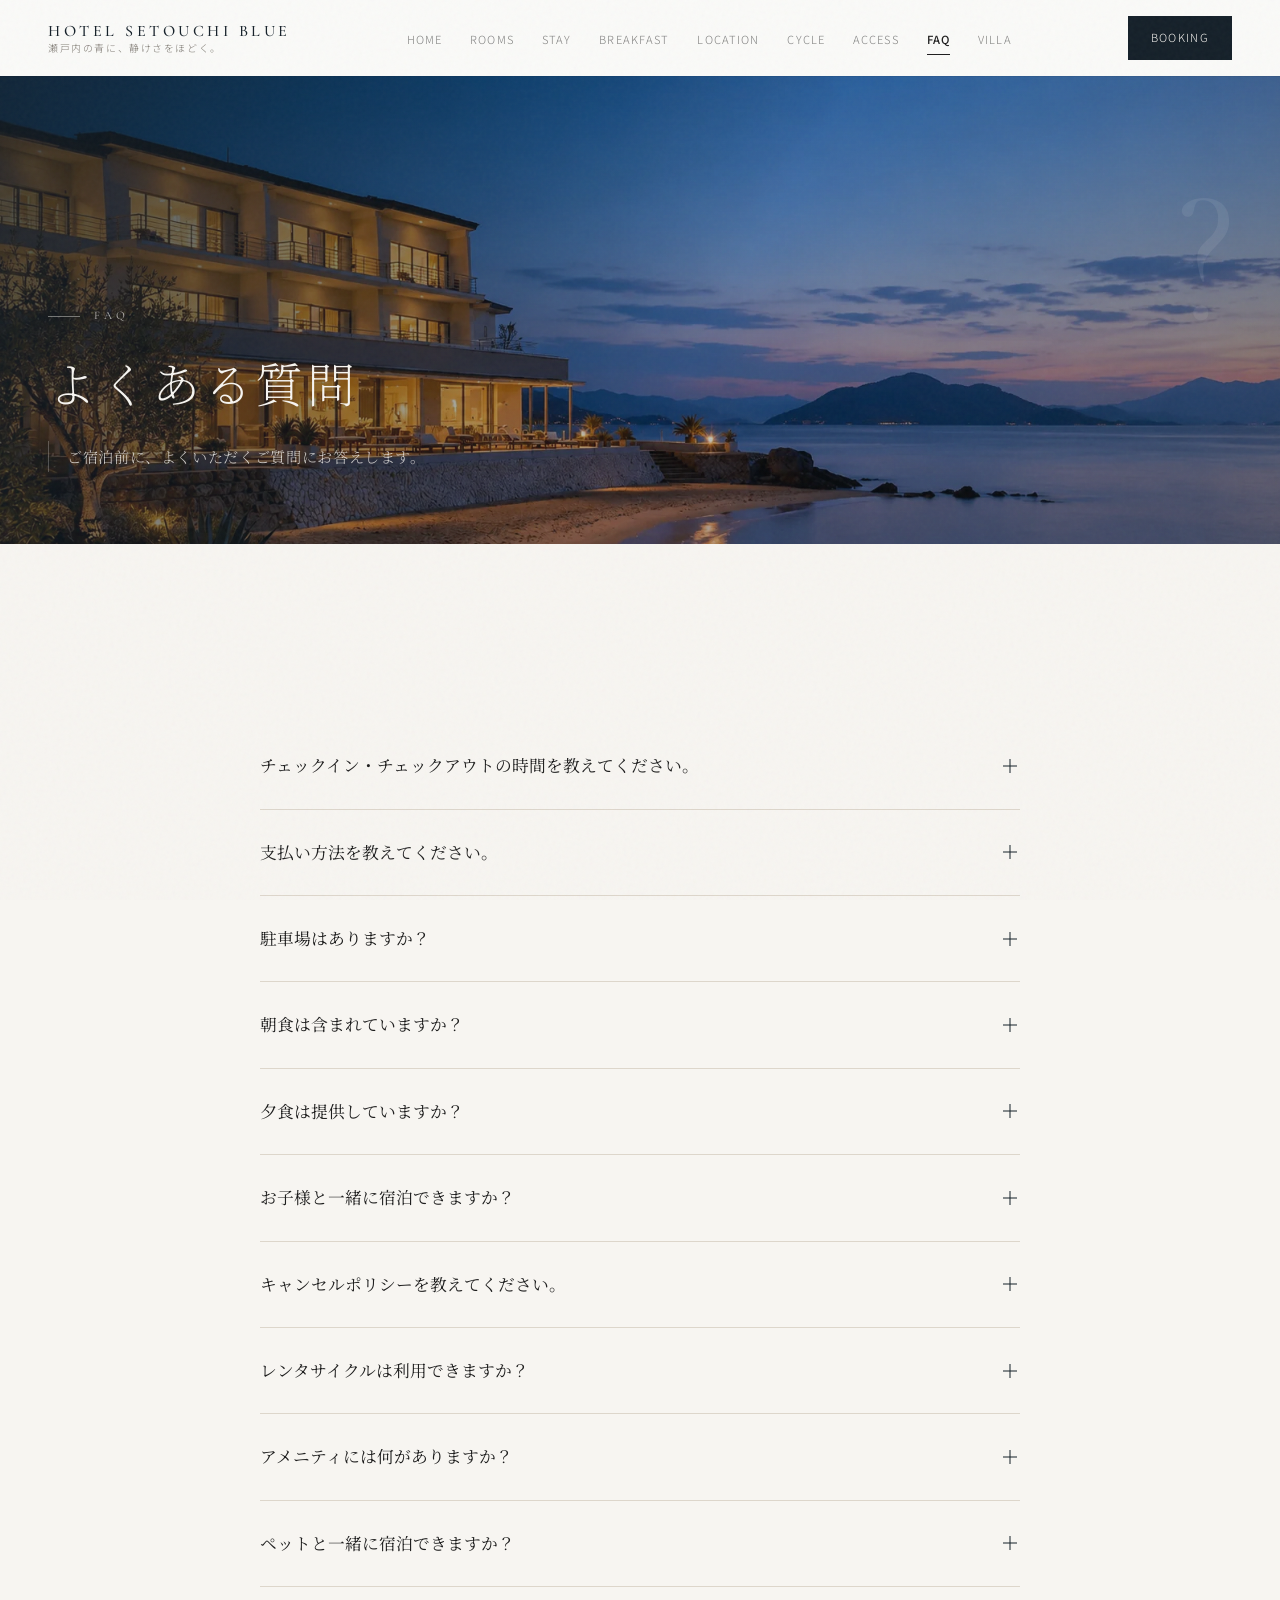
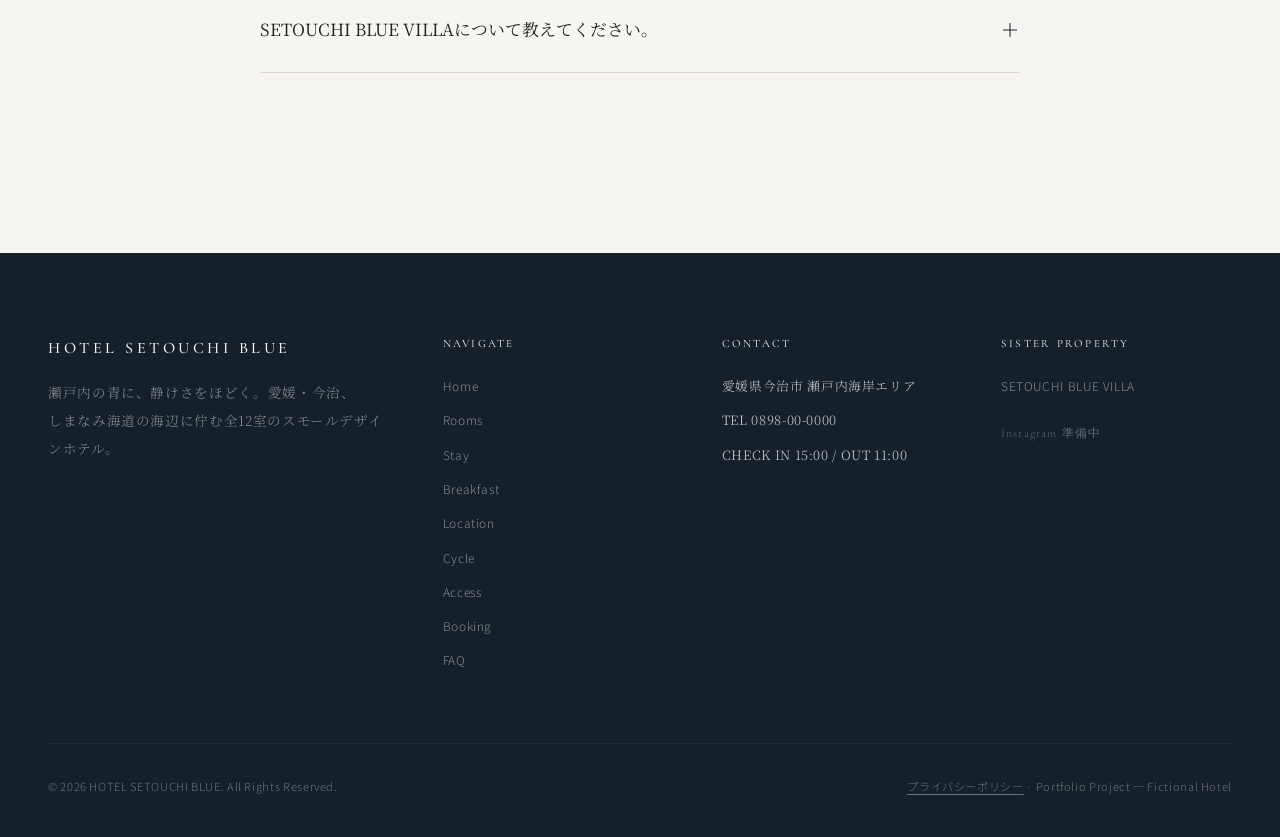
<file: faq.html>
<!DOCTYPE html>
<html lang="ja">
<head>
  <meta charset="UTF-8">
  <meta name="viewport" content="width=device-width, initial-scale=1, viewport-fit=cover">
  <title>よくある質問｜HOTEL SETOUCHI BLUE</title>
  <meta name="description" content="HOTEL SETOUCHI BLUEのよくある質問。チェックイン・チェックアウト、駐車場、朝食、キャンセルポリシー、レンタサイクルなど。">
  <meta property="og:title" content="よくある質問｜HOTEL SETOUCHI BLUE">
  <meta property="og:description" content="チェックイン・駐車場・朝食・キャンセルポリシーなど、よくあるご質問にお答えします。">
  <meta property="og:image" content="assets/images/hotelsetouchiblue-exterior-main.webp">
  <meta property="og:type" content="website">
  <link rel="icon" href="assets/icons/favicon.svg" type="image/svg+xml">
  <link rel="apple-touch-icon" href="assets/icons/apple-touch-icon.png">
  <link rel="stylesheet" href="css/style.css?v=22">
</head>
<body>

  <header class="site-header" id="site-header">
    <div class="header-inner">
      <a href="index.html" class="logo">
        <span class="logo-en">HOTEL SETOUCHI BLUE</span>
        <span class="logo-ja">瀬戸内の青に、静けさをほどく。</span>
      </a>
      <nav class="main-nav">
        <ul>
          <li><a href="index.html">Home</a></li>
          <li><a href="rooms.html">Rooms</a></li>
          <li><a href="stay.html">Stay</a></li>
          <li><a href="breakfast.html">Breakfast</a></li>
          <li><a href="location.html">Location</a></li>
          <li><a href="cycle.html">Cycle</a></li>
          <li><a href="access.html">Access</a></li>
          <li><a href="faq.html">FAQ</a></li>
          <li><a href="villa.html">Villa</a></li>
        </ul>
      </nav>
      <a href="booking.html" class="btn-booking-header">Booking</a>
      <button class="hamburger" id="hamburger" aria-label="メニューを開く">
        <span></span><span></span><span></span>
      </button>
    </div>
  </header>

  <nav class="mobile-nav" id="mobile-nav">
    <ul>
      <li><a href="index.html">Home</a></li>
      <li><a href="rooms.html">Rooms</a></li>
      <li><a href="stay.html">Stay</a></li>
      <li><a href="breakfast.html">Breakfast</a></li>
      <li><a href="location.html">Location</a></li>
      <li><a href="cycle.html">Cycle</a></li>
      <li><a href="access.html">Access</a></li>
      <li><a href="faq.html">FAQ</a></li>
      <li><a href="villa.html">Villa</a></li>
    </ul>
    <a href="booking.html" class="btn btn--filled btn-booking-mobile">Booking</a>
  </nav>

  <section class="page-hero page-hero--short">
    <div class="page-hero__image">
      <img loading="eager" fetchpriority="high" decoding="async" src="assets/images/hotelsetouchiblue-exterior-evening.webp" alt="夕方の外観">
    </div>
    <div class="page-hero__overlay"></div>
    <div class="page-hero__inner">
      <span class="page-hero__num en" aria-hidden="true">?</span>
      <div class="page-hero__content">
        <p class="page-hero__label en">FAQ</p>
        <h1 class="page-hero__title">よくある質問</h1>
        <p class="page-hero__lead">ご宿泊前に、よくいただくご質問にお答えします。</p>
      </div>
    </div>
  </section>

  <main class="container section">
    <div class="faq-list fade-in">
      <div class="faq-item">
        <button class="faq-question" type="button">
          チェックイン・チェックアウトの時間を教えてください。
          <span class="faq-icon" aria-hidden="true"></span>
        </button>
        <div class="faq-answer">
          <div class="faq-answer__inner">
            チェックインは15:00から、最終チェックインは21:00です。ご到着時はフロントでお名前をお伝えください。事前決済済みの場合も、本人確認と館内案内を行います。チェックアウトは11:00までとなります。早めのチェックインやレイトチェックアウトをご希望の場合は、事前にご相談ください（空室状況により対応可能な場合があります）。
          </div>
        </div>
      </div>

      <div class="faq-item">
        <button class="faq-question" type="button">
          支払い方法を教えてください。
          <span class="faq-icon" aria-hidden="true"></span>
        </button>
        <div class="faq-answer">
          <div class="faq-answer__inner">
            お支払いは現地決済です。現金、クレジットカード、主要QR決済をご利用いただけます。領収書が必要な場合は、チェックイン時またはチェックアウト時にお申し付けください。
          </div>
        </div>
      </div>

      <div class="faq-item">
        <button class="faq-question" type="button">
          駐車場はありますか？
          <span class="faq-icon" aria-hidden="true"></span>
        </button>
        <div class="faq-answer">
          <div class="faq-answer__inner">
            宿泊者様向けの無料駐車場を12台分ご用意しております。満車の場合は近隣のコインパーキングをご案内いたします。大型車の場合は事前にご連絡ください。
          </div>
        </div>
      </div>

      <div class="faq-item">
        <button class="faq-question" type="button">
          朝食は含まれていますか？
          <span class="faq-icon" aria-hidden="true"></span>
        </button>
        <div class="faq-answer">
          <div class="faq-answer__inner">
            プランにより異なります。朝食付きプランは1名あたり¥2,000で、瀬戸内の和朝食をご提供いたします。提供時間は7:30〜9:30（最終入店9:00）です。素泊まりプランをお選びの場合は、朝食を別途追加することも可能です。
          </div>
        </div>
      </div>

      <div class="faq-item">
        <button class="faq-question" type="button">
          夕食は提供していますか？
          <span class="faq-icon" aria-hidden="true"></span>
        </button>
        <div class="faq-answer">
          <div class="faq-answer__inner">
            当ホテルでは夕食の提供はございません。周辺の港町には、瀬戸内の食材を使った飲食店が点在しております。フロントにておすすめのお店をご案内いたしますので、お気軽にお尋ねください。
          </div>
        </div>
      </div>

      <div class="faq-item">
        <button class="faq-question" type="button">
          お子様と一緒に宿泊できますか？
          <span class="faq-icon" aria-hidden="true"></span>
        </button>
        <div class="faq-answer">
          <div class="faq-answer__inner">
            お子様のご宿泊も歓迎しております。ただし、当ホテルは大人の方の静かな滞在を大切にしておりますので、TERRACE ROOM（島風）など広めの客室をおすすめしております。ベビーベッドの貸出（無料・要予約）も可能です。
          </div>
        </div>
      </div>

      <div class="faq-item">
        <button class="faq-question" type="button">
          キャンセルポリシーを教えてください。
          <span class="faq-icon" aria-hidden="true"></span>
        </button>
        <div class="faq-answer">
          <div class="faq-answer__inner">
            <ul class="faq-policy-list">
              <li>ご予約日の7日前までのキャンセル：無料</li>
              <li>6日前〜3日前：宿泊料金の30%</li>
              <li>2日前〜前日：宿泊料金の50%</li>
              <li>当日・不泊：宿泊料金の100%</li>
            </ul>
            キャンセルは予約確認メールに記載の方法にてお手続きください。
          </div>
        </div>
      </div>

      <div class="faq-item">
        <button class="faq-question" type="button">
          レンタサイクルは利用できますか？
          <span class="faq-icon" aria-hidden="true"></span>
        </button>
        <div class="faq-answer">
          <div class="faq-answer__inner">
            ホテル前でレンタサイクルをご利用いただけます。クロスバイク（宿泊者：3時間¥1,000 / 1日¥2,000、宿泊者以外：3時間¥1,500 / 1日¥3,000）と電動アシスト（宿泊者¥3,000 / 宿泊者以外¥4,500・1日）をご用意。ヘルメット、ライト、鍵つきカゴ付きです。宿泊者の方は優先予約が可能です。詳しくは<a href="cycle.html">Blue Cycleページ</a>をご覧ください。
          </div>
        </div>
      </div>

      <div class="faq-item">
        <button class="faq-question" type="button">
          アメニティには何がありますか？
          <span class="faq-icon" aria-hidden="true"></span>
        </button>
        <div class="faq-answer">
          <div class="faq-answer__inner">
            シャンプー、コンディショナー、ボディソープ、歯ブラシセット、コットン、綿棒、髭剃り、ブラシ、バスタオル、フェイスタオル、今治タオル、バスローブ、スリッパ、ミネラルウォーター、コーヒー・紅茶セットをご用意しております。化粧品類はお持ち込みをお願いしております。
          </div>
        </div>
      </div>

      <div class="faq-item">
        <button class="faq-question" type="button">
          ペットと一緒に宿泊できますか？
          <span class="faq-icon" aria-hidden="true"></span>
        </button>
        <div class="faq-answer">
          <div class="faq-answer__inner">
            申し訳ございませんが、当ホテルではペットのご宿泊はお受けしておりません。系列施設の SETOUCHI BLUE VILLA については、<a href="https://dohiwebc.github.io/SETOUCHIBLUEVILLA/" target="_blank" rel="noopener noreferrer">公式サイト</a>をご確認ください。
          </div>
        </div>
      </div>

      <div class="faq-item">
        <button class="faq-question" type="button">
          SETOUCHI BLUE VILLAについて教えてください。
          <span class="faq-icon" aria-hidden="true"></span>
        </button>
        <div class="faq-answer">
          <div class="faq-answer__inner">
            ホテルから徒歩1分の場所に佇む、1日1組限定（2〜8名）の一棟貸しヴィラです。プライベートテラス、サウナ、インフィニティプールなどを備え、記念日や特別な滞在に最適な上位施設です。詳細・ご予約は<a href="https://dohiwebc.github.io/SETOUCHIBLUEVILLA/" target="_blank" rel="noopener noreferrer">SETOUCHI BLUE VILLA 公式サイト</a>をご覧ください。
          </div>
        </div>
      </div>
    </div>
  </main>

  <footer class="site-footer">
    <div class="container">
      <div class="footer-grid">
        <div class="footer-brand">
          <span class="logo-en en">HOTEL SETOUCHI BLUE</span>
          <p>瀬戸内の青に、静けさをほどく。愛媛・今治、しまなみ海道の海辺に佇む全12室のスモールデザインホテル。</p>
        </div>
        <div>
          <p class="footer-heading en">Navigate</p>
          <ul class="footer-nav">
            <li><a href="index.html">Home</a></li>
            <li><a href="rooms.html">Rooms</a></li>
            <li><a href="stay.html">Stay</a></li>
            <li><a href="breakfast.html">Breakfast</a></li>
            <li><a href="location.html">Location</a></li>
            <li><a href="cycle.html">Cycle</a></li>
            <li><a href="access.html">Access</a></li>
            <li><a href="booking.html">Booking</a></li>
            <li><a href="faq.html">FAQ</a></li>
          </ul>
        </div>
        <div>
          <p class="footer-heading en">Contact</p>
          <ul class="footer-nav">
            <li>愛媛県今治市 瀬戸内海岸エリア</li>
            <li>TEL 0898-00-0000</li>
            <li>CHECK IN 15:00 / OUT 11:00</li>
          </ul>
        </div>
        <div>
          <p class="footer-heading en">Sister Property</p>
          <ul class="footer-nav">
            <li><a href="https://dohiwebc.github.io/SETOUCHIBLUEVILLA/" target="_blank" rel="noopener noreferrer">SETOUCHI BLUE VILLA</a></li>
          </ul>
          <div class="footer-sns" style="margin-top:24px;">
            <span class="footer-link-muted">Instagram 準備中</span>
          </div>
        </div>
      </div>
      <div class="footer-bottom">
        <span>&copy; 2026 HOTEL SETOUCHI BLUE. All Rights Reserved.</span>
        <span><a href="privacy.html">プライバシーポリシー</a> · Portfolio Project — Fictional Hotel</span>
      </div>
    </div>
  </footer>

  <script src="js/main.js?v=4"></script>
</body>
</html>
</file>
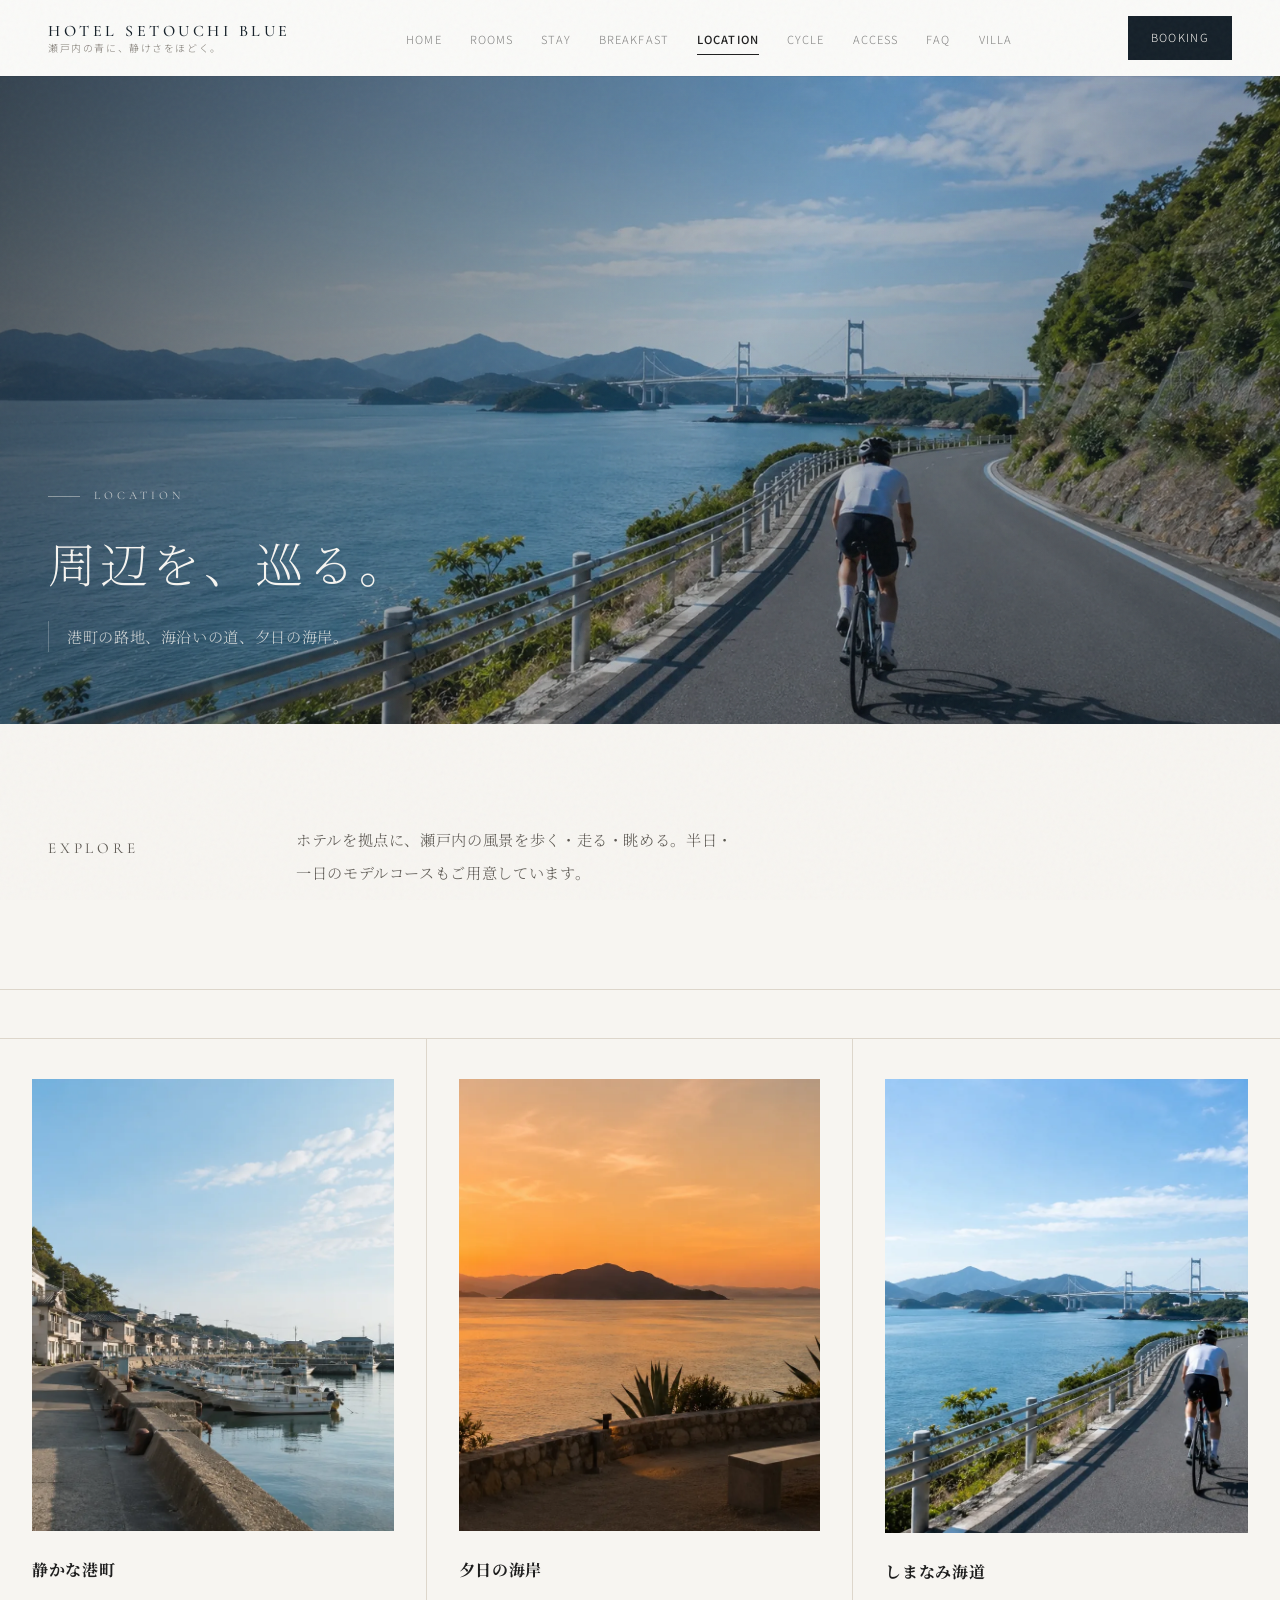
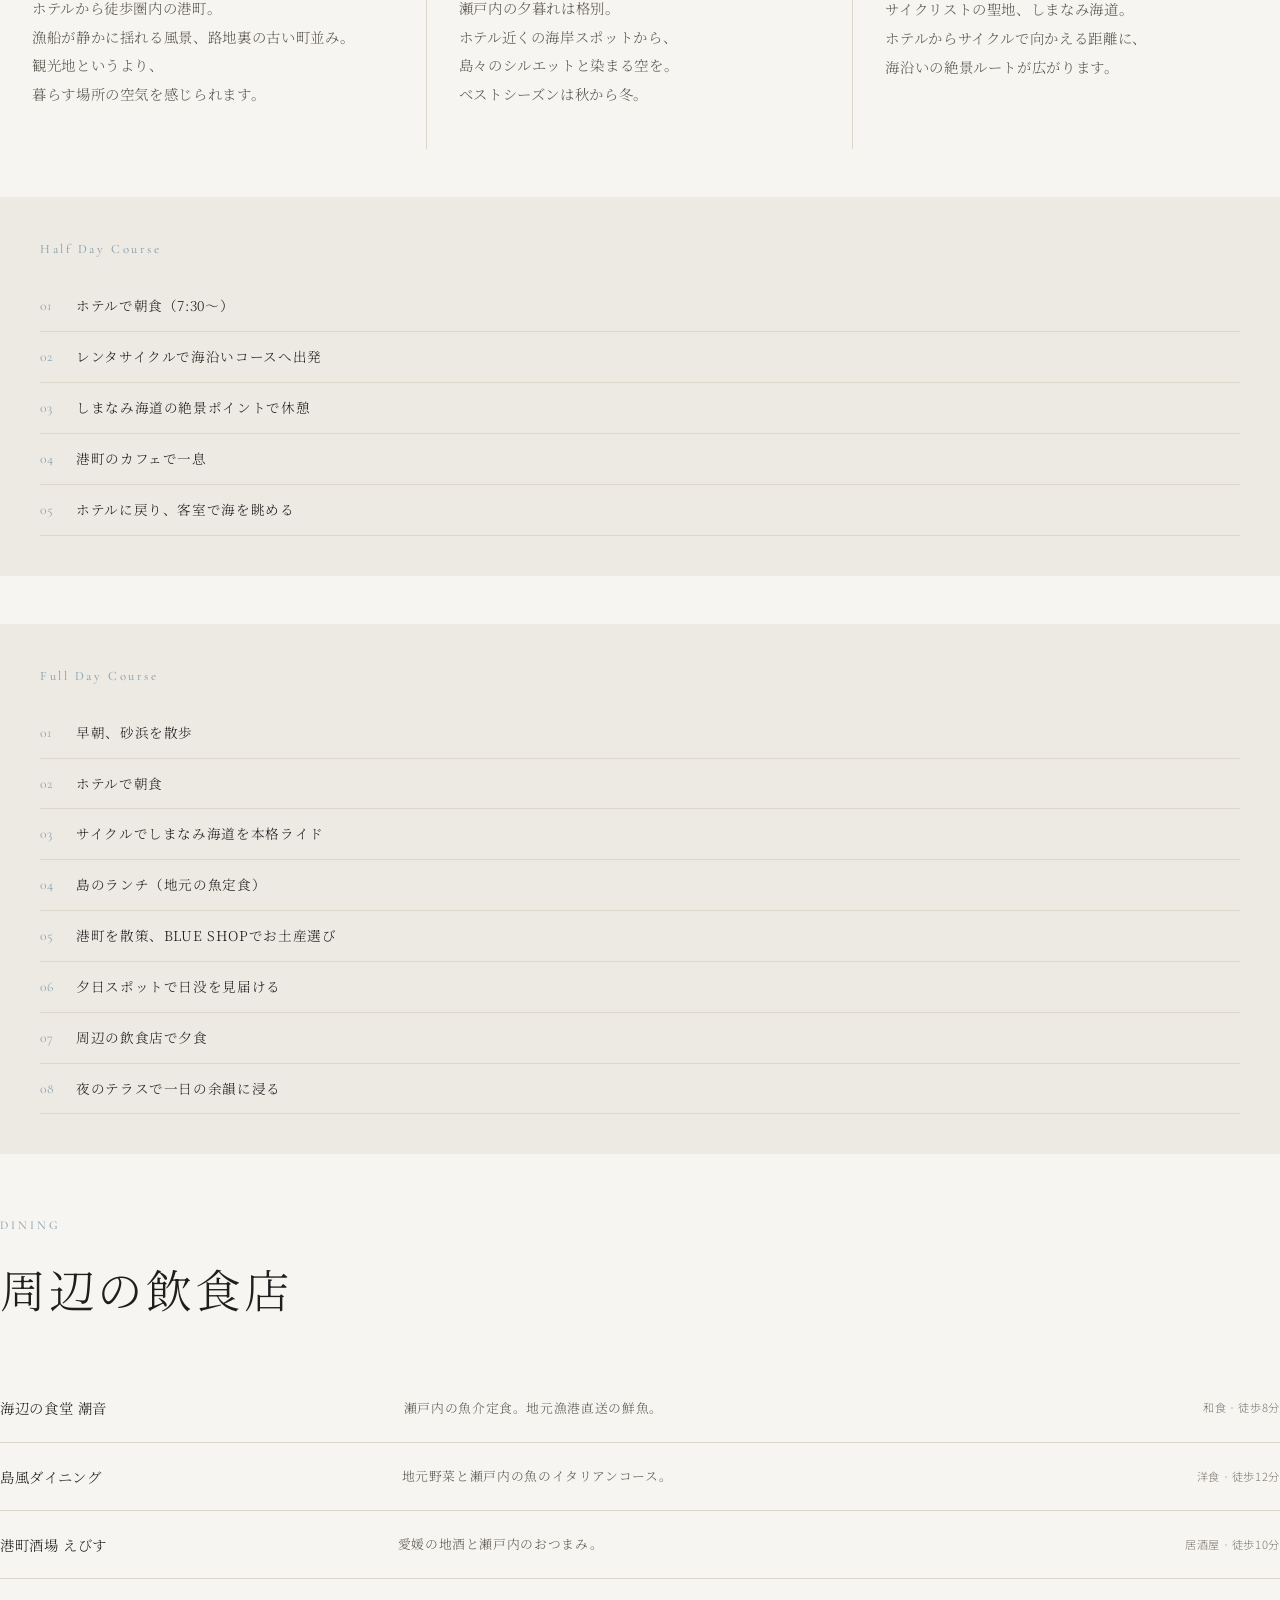
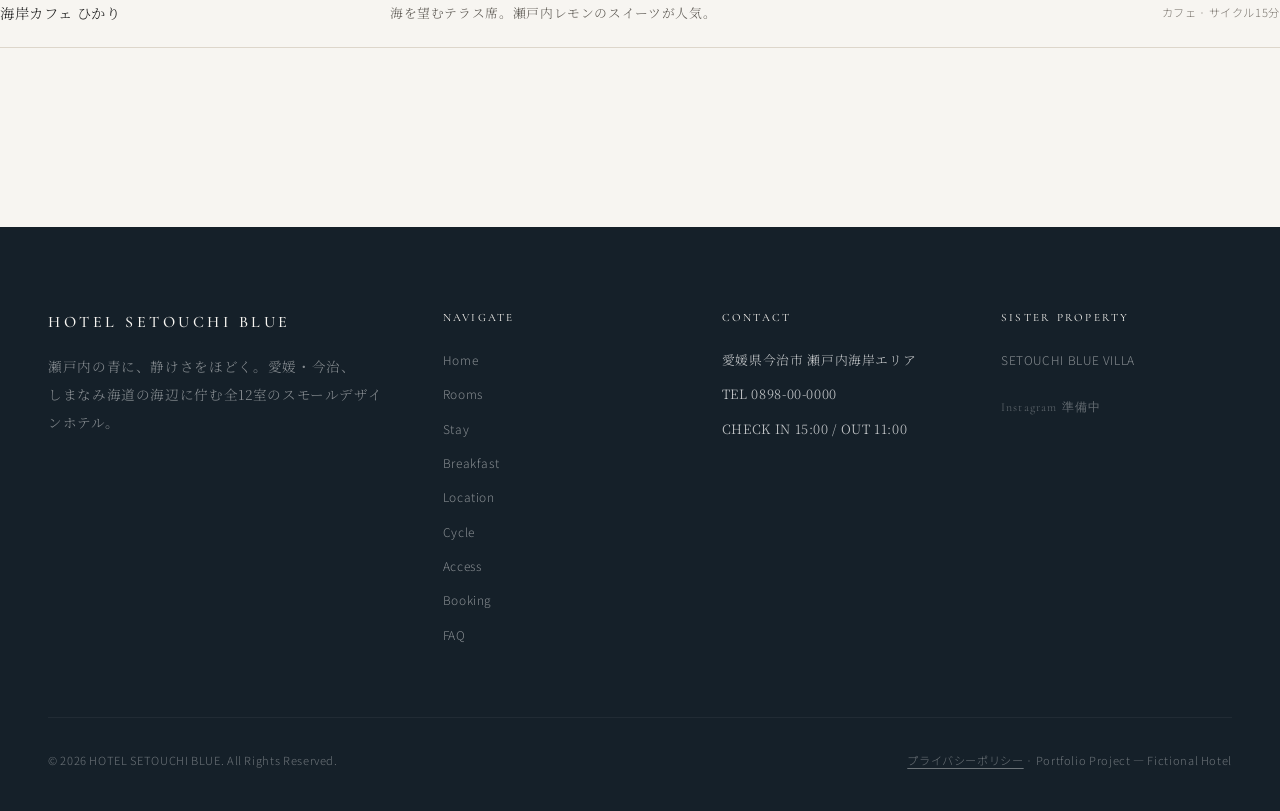
<file: location.html>
<!DOCTYPE html>
<html lang="ja">
<head>
  <meta charset="UTF-8">
  <meta name="viewport" content="width=device-width, initial-scale=1, viewport-fit=cover">
  <title>周辺案内｜HOTEL SETOUCHI BLUE</title>
  <meta name="description" content="静かな港町、夕日の海岸、しまなみ海道。HOTEL SETOUCHI BLUE周辺の魅力とモデルコースをご紹介。">
  <meta property="og:title" content="周辺案内｜HOTEL SETOUCHI BLUE">
  <meta property="og:description" content="静かな港町、夕日の海岸、しまなみ海道。周辺の魅力とモデルコース。">
  <meta property="og:image" content="assets/images/hotelsetouchiblue-exterior-main.webp">
  <meta property="og:type" content="website">
  <link rel="icon" href="assets/icons/favicon.svg" type="image/svg+xml">
  <link rel="apple-touch-icon" href="assets/icons/apple-touch-icon.png">
  <link rel="stylesheet" href="css/style.css?v=22">
</head>
<body>

  <header class="site-header" id="site-header">
    <div class="header-inner">
      <a href="index.html" class="logo">
        <span class="logo-en">HOTEL SETOUCHI BLUE</span>
        <span class="logo-ja">瀬戸内の青に、静けさをほどく。</span>
      </a>
      <nav class="main-nav">
        <ul>
          <li><a href="index.html">Home</a></li>
          <li><a href="rooms.html">Rooms</a></li>
          <li><a href="stay.html">Stay</a></li>
          <li><a href="breakfast.html">Breakfast</a></li>
          <li><a href="location.html">Location</a></li>
          <li><a href="cycle.html">Cycle</a></li>
          <li><a href="access.html">Access</a></li>
          <li><a href="faq.html">FAQ</a></li>
          <li><a href="villa.html">Villa</a></li>
        </ul>
      </nav>
      <a href="booking.html" class="btn-booking-header">Booking</a>
      <button class="hamburger" id="hamburger" aria-label="メニューを開く">
        <span></span><span></span><span></span>
      </button>
    </div>
  </header>

  <nav class="mobile-nav" id="mobile-nav">
    <ul>
      <li><a href="index.html">Home</a></li>
      <li><a href="rooms.html">Rooms</a></li>
      <li><a href="stay.html">Stay</a></li>
      <li><a href="breakfast.html">Breakfast</a></li>
      <li><a href="location.html">Location</a></li>
      <li><a href="cycle.html">Cycle</a></li>
      <li><a href="access.html">Access</a></li>
      <li><a href="faq.html">FAQ</a></li>
      <li><a href="villa.html">Villa</a></li>
    </ul>
    <a href="booking.html" class="btn btn--filled btn-booking-mobile">Booking</a>
  </nav>

  <section class="page-hero">
    <div class="page-hero__image">
      <img loading="eager" fetchpriority="high" decoding="async" src="assets/images/hotelsetouchiblue-location-shimanami-road.webp" alt="しまなみ海道">
    </div>
    <div class="page-hero__overlay"></div>
    <div class="page-hero__inner">
      <span class="page-hero__num en" aria-hidden="true">05</span>
      <div class="page-hero__content">
        <p class="page-hero__label en">Location</p>
        <h1 class="page-hero__title">周辺を、巡る。</h1>
        <p class="page-hero__lead">港町の路地、海沿いの道、夕日の海岸。</p>
      </div>
    </div>
  </section>

  <div class="intro-block fade-in">
    <p class="intro-block__side en">Explore</p>
    <div class="intro-block__main">
      <p>ホテルを拠点に、瀬戸内の風景を歩く・走る・眺める。半日・一日のモデルコースもご用意しています。</p>
    </div>
  </div>

  <main class="container section" style="padding-top:0;">
    <div class="location-cards fade-in">
      <article class="location-card">
        <div class="location-card__image">
          <img loading="lazy" decoding="async" src="assets/images/hotelsetouchiblue-location-harbor-town.webp" alt="静かな港町">
        </div>
        <h3 class="location-card__title">静かな港町</h3>
        <p class="location-card__desc">ホテルから徒歩圏内の港町。漁船が静かに揺れる風景、路地裏の古い町並み。観光地というより、暮らす場所の空気を感じられます。</p>
      </article>
      <article class="location-card">
        <div class="location-card__image">
          <img loading="lazy" decoding="async" src="assets/images/hotelsetouchiblue-location-sunset-spot.webp" alt="夕日の海岸">
        </div>
        <h3 class="location-card__title">夕日の海岸</h3>
        <p class="location-card__desc">瀬戸内の夕暮れは格別。ホテル近くの海岸スポットから、島々のシルエットと染まる空を。ベストシーズンは秋から冬。</p>
      </article>
      <article class="location-card">
        <div class="location-card__image">
          <img loading="lazy" decoding="async" src="assets/images/hotelsetouchiblue-location-shimanami-road.webp" alt="しまなみ海道">
        </div>
        <h3 class="location-card__title">しまなみ海道</h3>
        <p class="location-card__desc">サイクリストの聖地、しまなみ海道。ホテルからサイクルで向かえる距離に、海沿いの絶景ルートが広がります。</p>
      </article>
    </div>

    <!-- Model Courses -->
    <div class="course-block fade-in">
      <p class="course-block__title en">Half Day Course</p>
      <ol>
        <li>ホテルで朝食（7:30〜）</li>
        <li>レンタサイクルで海沿いコースへ出発</li>
        <li>しまなみ海道の絶景ポイントで休憩</li>
        <li>港町のカフェで一息</li>
        <li>ホテルに戻り、客室で海を眺める</li>
      </ol>
    </div>

    <div class="course-block fade-in">
      <p class="course-block__title en">Full Day Course</p>
      <ol>
        <li>早朝、砂浜を散歩</li>
        <li>ホテルで朝食</li>
        <li>サイクルでしまなみ海道を本格ライド</li>
        <li>島のランチ（地元の魚定食）</li>
        <li>港町を散策、BLUE SHOPでお土産選び</li>
        <li>夕日スポットで日没を見届ける</li>
        <li>周辺の飲食店で夕食</li>
        <li>夜のテラスで一日の余韻に浸る</li>
      </ol>
    </div>

    <!-- Restaurants -->
    <div class="fade-in" style="margin-top:60px;">
      <div class="section-header">
        <p class="section-label en">Dining</p>
        <h2 class="section-title">周辺の飲食店</h2>
      </div>
      <div class="restaurant-list">
        <div class="restaurant-item">
          <span class="restaurant-item__name">海辺の食堂 潮音</span>
          <span class="restaurant-item__desc">瀬戸内の魚介定食。地元漁港直送の鮮魚。</span>
          <span class="restaurant-item__type">和食 · 徒歩8分</span>
        </div>
        <div class="restaurant-item">
          <span class="restaurant-item__name">島風ダイニング</span>
          <span class="restaurant-item__desc">地元野菜と瀬戸内の魚のイタリアンコース。</span>
          <span class="restaurant-item__type">洋食 · 徒歩12分</span>
        </div>
        <div class="restaurant-item">
          <span class="restaurant-item__name">港町酒場 えびす</span>
          <span class="restaurant-item__desc">愛媛の地酒と瀬戸内のおつまみ。</span>
          <span class="restaurant-item__type">居酒屋 · 徒歩10分</span>
        </div>
        <div class="restaurant-item">
          <span class="restaurant-item__name">海岸カフェ ひかり</span>
          <span class="restaurant-item__desc">海を望むテラス席。瀬戸内レモンのスイーツが人気。</span>
          <span class="restaurant-item__type">カフェ · サイクル15分</span>
        </div>
      </div>
    </div>
  </main>

  <footer class="site-footer">
    <div class="container">
      <div class="footer-grid">
        <div class="footer-brand">
          <span class="logo-en en">HOTEL SETOUCHI BLUE</span>
          <p>瀬戸内の青に、静けさをほどく。愛媛・今治、しまなみ海道の海辺に佇む全12室のスモールデザインホテル。</p>
        </div>
        <div>
          <p class="footer-heading en">Navigate</p>
          <ul class="footer-nav">
            <li><a href="index.html">Home</a></li>
            <li><a href="rooms.html">Rooms</a></li>
            <li><a href="stay.html">Stay</a></li>
            <li><a href="breakfast.html">Breakfast</a></li>
            <li><a href="location.html">Location</a></li>
            <li><a href="cycle.html">Cycle</a></li>
            <li><a href="access.html">Access</a></li>
            <li><a href="booking.html">Booking</a></li>
            <li><a href="faq.html">FAQ</a></li>
          </ul>
        </div>
        <div>
          <p class="footer-heading en">Contact</p>
          <ul class="footer-nav">
            <li>愛媛県今治市 瀬戸内海岸エリア</li>
            <li>TEL 0898-00-0000</li>
            <li>CHECK IN 15:00 / OUT 11:00</li>
          </ul>
        </div>
        <div>
          <p class="footer-heading en">Sister Property</p>
          <ul class="footer-nav">
            <li><a href="https://dohiwebc.github.io/SETOUCHIBLUEVILLA/" target="_blank" rel="noopener noreferrer">SETOUCHI BLUE VILLA</a></li>
          </ul>
          <div class="footer-sns" style="margin-top:24px;">
            <span class="footer-link-muted">Instagram 準備中</span>
          </div>
        </div>
      </div>
      <div class="footer-bottom">
        <span>&copy; 2026 HOTEL SETOUCHI BLUE. All Rights Reserved.</span>
        <span><a href="privacy.html">プライバシーポリシー</a> · Portfolio Project — Fictional Hotel</span>
      </div>
    </div>
  </footer>

  <script src="js/main.js?v=4"></script>
</body>
</html>
</file>
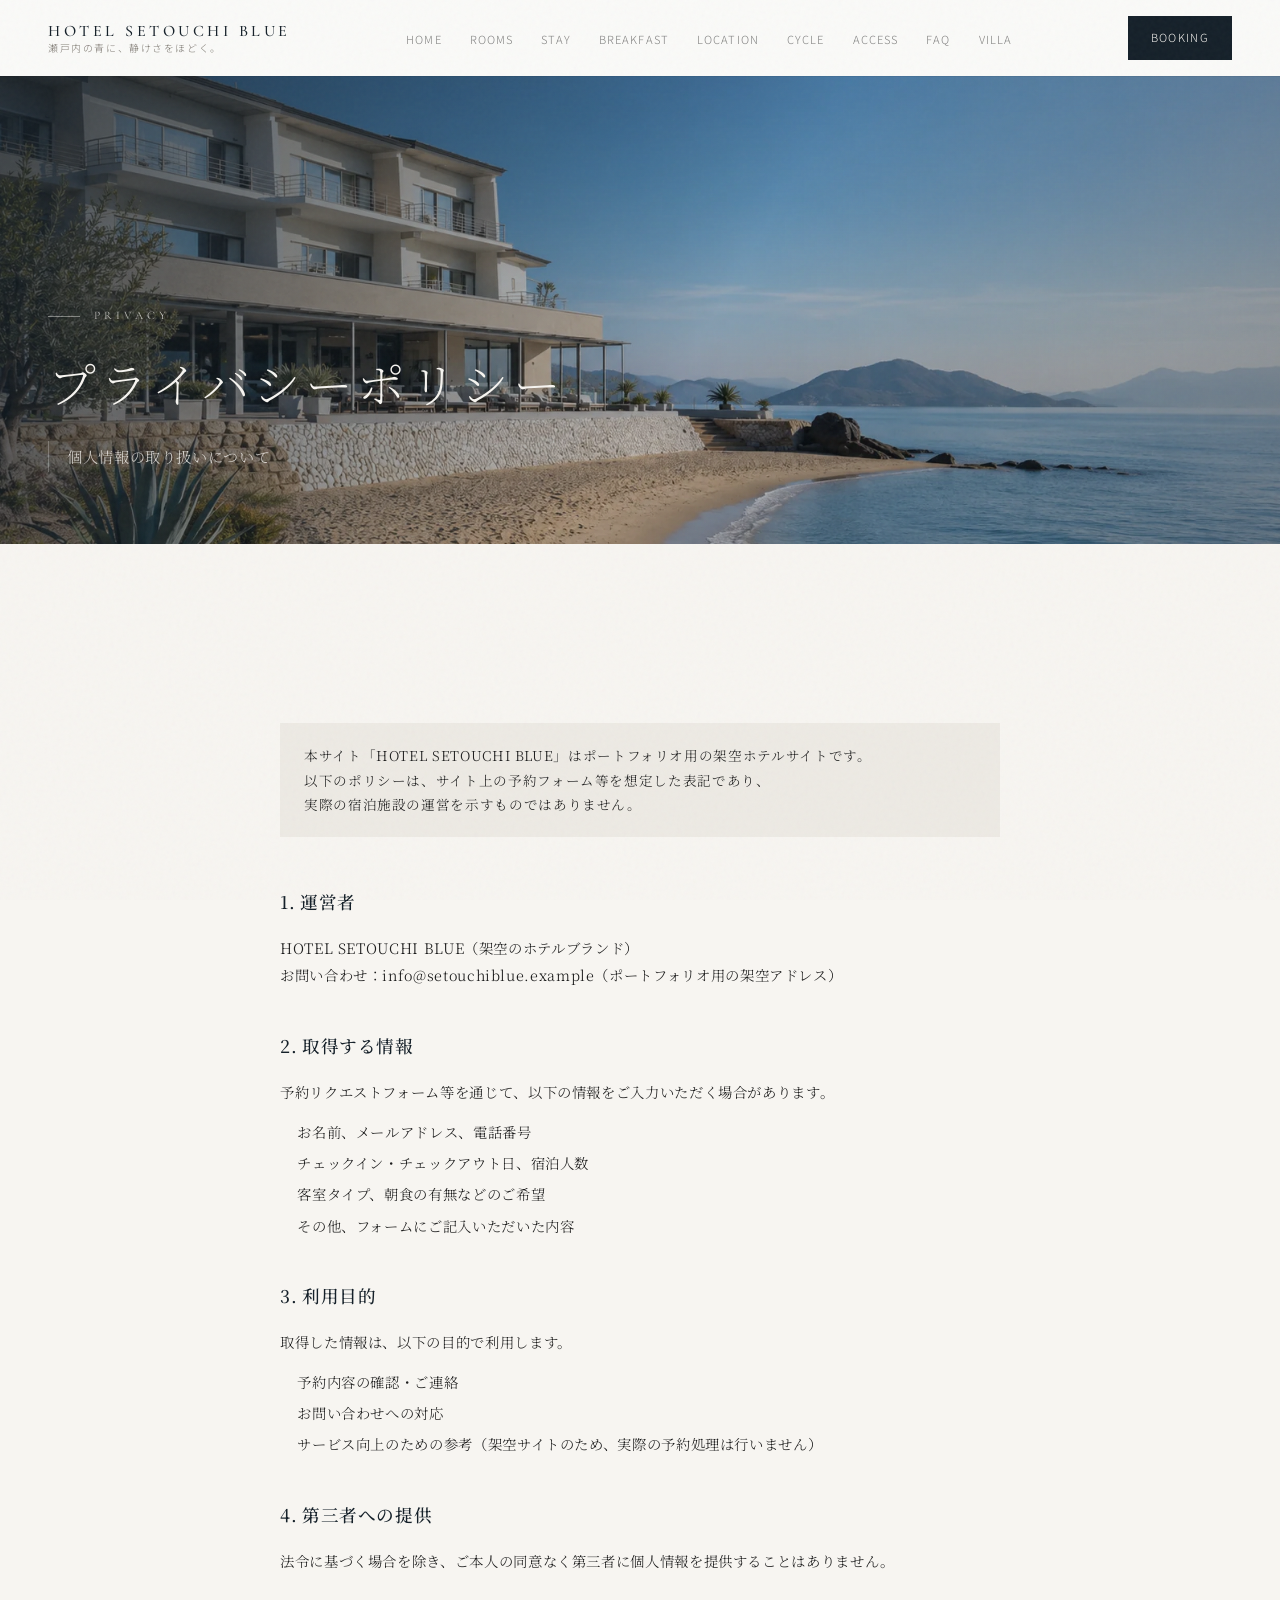
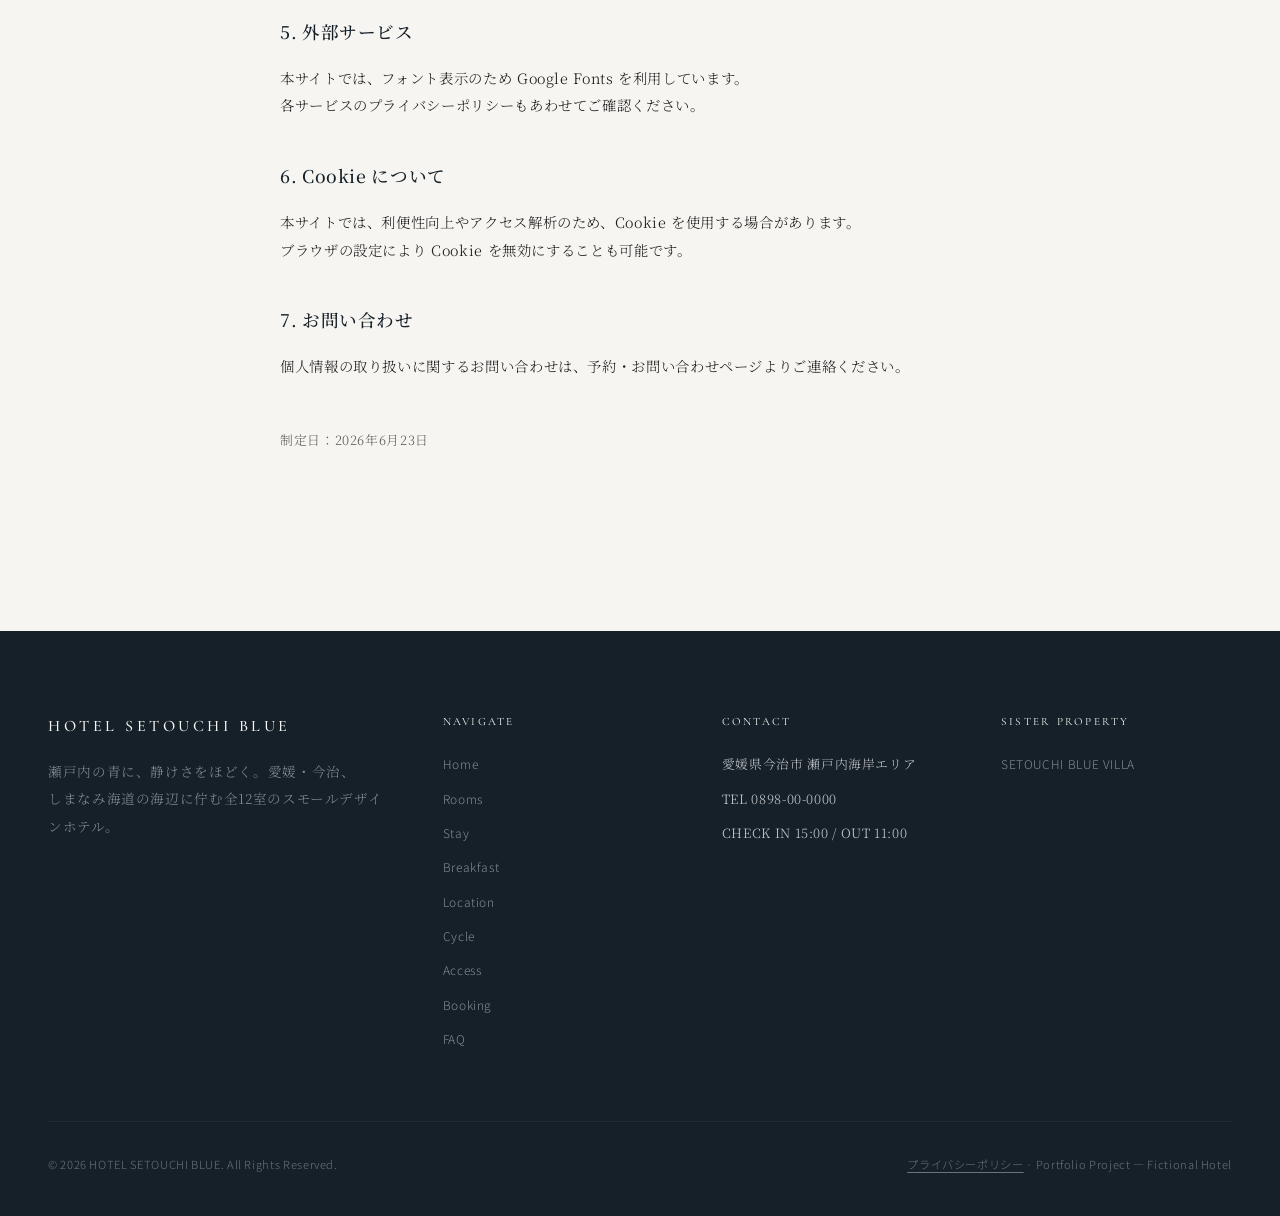
<file: privacy.html>
<!DOCTYPE html>
<html lang="ja">
<head>
  <meta charset="UTF-8">
  <meta name="viewport" content="width=device-width, initial-scale=1, viewport-fit=cover">
  <title>プライバシーポリシー｜HOTEL SETOUCHI BLUE</title>
  <meta name="description" content="HOTEL SETOUCHI BLUEのプライバシーポリシー。個人情報の取り扱いについて。">
  <meta property="og:title" content="プライバシーポリシー｜HOTEL SETOUCHI BLUE">
  <meta property="og:description" content="個人情報の取り扱いについて。">
  <meta property="og:image" content="assets/images/hotelsetouchiblue-exterior-main.webp">
  <meta property="og:type" content="website">
  <link rel="icon" href="assets/icons/favicon.svg" type="image/svg+xml">
  <link rel="apple-touch-icon" href="assets/icons/apple-touch-icon.png">
  <link rel="stylesheet" href="css/style.css?v=22">
</head>
<body>

  <header class="site-header" id="site-header">
    <div class="header-inner">
      <a href="index.html" class="logo">
        <span class="logo-en">HOTEL SETOUCHI BLUE</span>
        <span class="logo-ja">瀬戸内の青に、静けさをほどく。</span>
      </a>
      <nav class="main-nav" id="main-nav">
        <ul>
          <li><a href="index.html">Home</a></li>
          <li><a href="rooms.html">Rooms</a></li>
          <li><a href="stay.html">Stay</a></li>
          <li><a href="breakfast.html">Breakfast</a></li>
          <li><a href="location.html">Location</a></li>
          <li><a href="cycle.html">Cycle</a></li>
          <li><a href="access.html">Access</a></li>
          <li><a href="faq.html">FAQ</a></li>
          <li><a href="villa.html">Villa</a></li>
        </ul>
      </nav>
      <a href="booking.html" class="btn-booking-header">Booking</a>
      <button class="hamburger" id="hamburger" aria-label="メニューを開く">
        <span></span><span></span><span></span>
      </button>
    </div>
  </header>

  <nav class="mobile-nav" id="mobile-nav">
    <ul>
      <li><a href="index.html">Home</a></li>
      <li><a href="rooms.html">Rooms</a></li>
      <li><a href="stay.html">Stay</a></li>
      <li><a href="breakfast.html">Breakfast</a></li>
      <li><a href="location.html">Location</a></li>
      <li><a href="cycle.html">Cycle</a></li>
      <li><a href="access.html">Access</a></li>
      <li><a href="faq.html">FAQ</a></li>
      <li><a href="villa.html">Villa</a></li>
    </ul>
    <a href="booking.html" class="btn btn--filled btn-booking-mobile">Booking</a>
  </nav>

  <section class="page-hero page-hero--short">
    <div class="page-hero__image">
      <img loading="eager" fetchpriority="high" decoding="async" src="assets/images/hotelsetouchiblue-exterior-beachview.webp" alt="海辺の外観">
    </div>
    <div class="page-hero__overlay"></div>
    <div class="page-hero__inner">
      <div class="page-hero__content">
        <p class="page-hero__label en">Privacy</p>
        <h1 class="page-hero__title">プライバシーポリシー</h1>
        <p class="page-hero__lead">個人情報の取り扱いについて</p>
      </div>
    </div>
  </section>

  <main class="container section">
    <div class="legal-content fade-in">
      <p class="legal-content__notice">本サイト「HOTEL SETOUCHI BLUE」はポートフォリオ用の架空ホテルサイトです。以下のポリシーは、サイト上の予約フォーム等を想定した表記であり、実際の宿泊施設の運営を示すものではありません。</p>

      <section class="legal-section">
        <h2 class="legal-section__title">1. 運営者</h2>
        <p>HOTEL SETOUCHI BLUE（架空のホテルブランド）<br>お問い合わせ：info@setouchiblue.example（ポートフォリオ用の架空アドレス）</p>
      </section>

      <section class="legal-section">
        <h2 class="legal-section__title">2. 取得する情報</h2>
        <p>予約リクエストフォーム等を通じて、以下の情報をご入力いただく場合があります。</p>
        <ul class="legal-list">
          <li>お名前、メールアドレス、電話番号</li>
          <li>チェックイン・チェックアウト日、宿泊人数</li>
          <li>客室タイプ、朝食の有無などのご希望</li>
          <li>その他、フォームにご記入いただいた内容</li>
        </ul>
      </section>

      <section class="legal-section">
        <h2 class="legal-section__title">3. 利用目的</h2>
        <p>取得した情報は、以下の目的で利用します。</p>
        <ul class="legal-list">
          <li>予約内容の確認・ご連絡</li>
          <li>お問い合わせへの対応</li>
          <li>サービス向上のための参考（架空サイトのため、実際の予約処理は行いません）</li>
        </ul>
      </section>

      <section class="legal-section">
        <h2 class="legal-section__title">4. 第三者への提供</h2>
        <p>法令に基づく場合を除き、ご本人の同意なく第三者に個人情報を提供することはありません。</p>
      </section>

      <section class="legal-section">
        <h2 class="legal-section__title">5. 外部サービス</h2>
        <p>本サイトでは、フォント表示のため Google Fonts を利用しています。各サービスのプライバシーポリシーもあわせてご確認ください。</p>
      </section>

      <section class="legal-section">
        <h2 class="legal-section__title">6. Cookie について</h2>
        <p>本サイトでは、利便性向上やアクセス解析のため、Cookie を使用する場合があります。ブラウザの設定により Cookie を無効にすることも可能です。</p>
      </section>

      <section class="legal-section">
        <h2 class="legal-section__title">7. お問い合わせ</h2>
        <p>個人情報の取り扱いに関するお問い合わせは、<a href="booking.html">予約・お問い合わせページ</a>よりご連絡ください。</p>
      </section>

      <p class="legal-content__date">制定日：2026年6月23日</p>
    </div>
  </main>

  <footer class="site-footer">
    <div class="container">
      <div class="footer-grid">
        <div class="footer-brand">
          <span class="logo-en en">HOTEL SETOUCHI BLUE</span>
          <p>瀬戸内の青に、静けさをほどく。愛媛・今治、しまなみ海道の海辺に佇む全12室のスモールデザインホテル。</p>
        </div>
        <div>
          <p class="footer-heading en">Navigate</p>
          <ul class="footer-nav">
            <li><a href="index.html">Home</a></li>
            <li><a href="rooms.html">Rooms</a></li>
            <li><a href="stay.html">Stay</a></li>
            <li><a href="breakfast.html">Breakfast</a></li>
            <li><a href="location.html">Location</a></li>
            <li><a href="cycle.html">Cycle</a></li>
            <li><a href="access.html">Access</a></li>
            <li><a href="booking.html">Booking</a></li>
            <li><a href="faq.html">FAQ</a></li>
          </ul>
        </div>
        <div>
          <p class="footer-heading en">Contact</p>
          <ul class="footer-nav">
            <li>愛媛県今治市 瀬戸内海岸エリア</li>
            <li>TEL 0898-00-0000</li>
            <li>CHECK IN 15:00 / OUT 11:00</li>
          </ul>
        </div>
        <div>
          <p class="footer-heading en">Sister Property</p>
          <ul class="footer-nav">
            <li><a href="https://dohiwebc.github.io/SETOUCHIBLUEVILLA/" target="_blank" rel="noopener noreferrer">SETOUCHI BLUE VILLA</a></li>
          </ul>
        </div>
      </div>
      <div class="footer-bottom">
        <span>&copy; 2026 HOTEL SETOUCHI BLUE. All Rights Reserved.</span>
        <span><a href="privacy.html">プライバシーポリシー</a> · Portfolio Project — Fictional Hotel</span>
      </div>
    </div>
  </footer>

  <script src="js/main.js?v=4"></script>
</body>
</html>
</file>
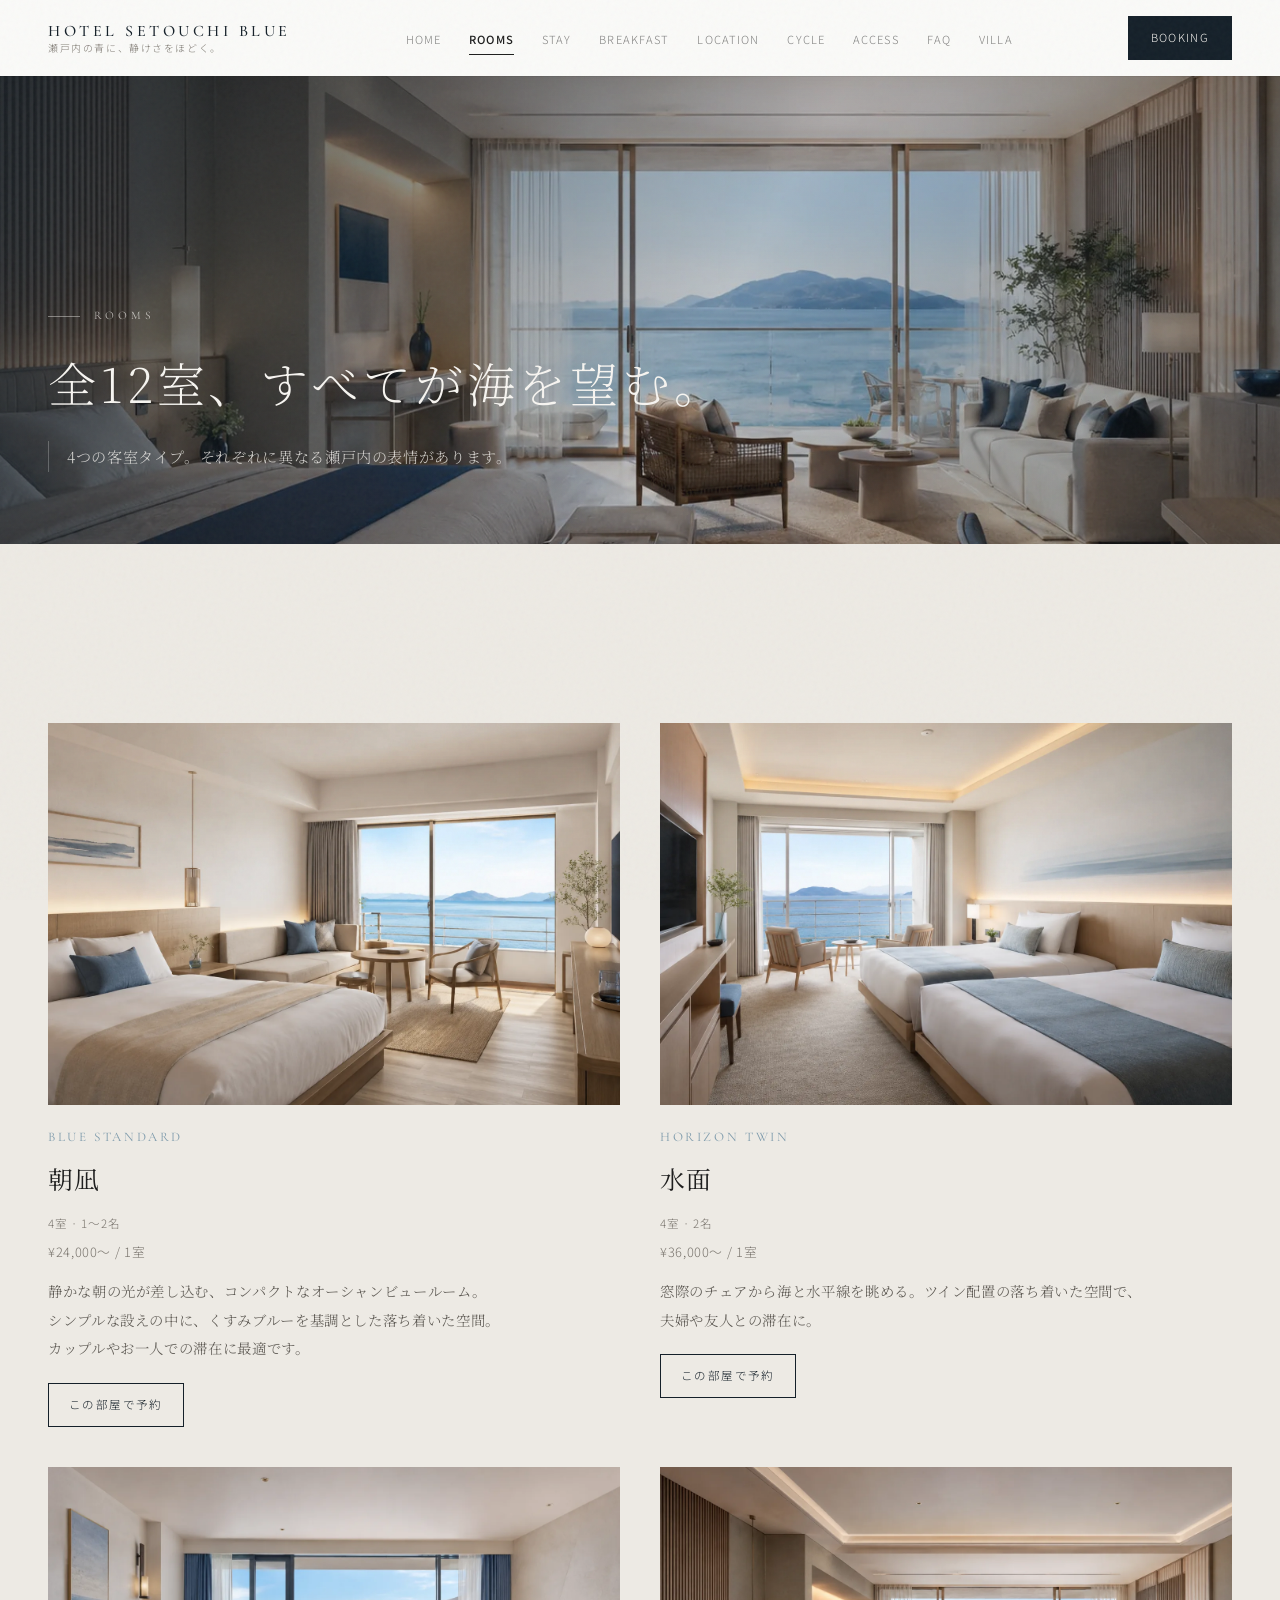
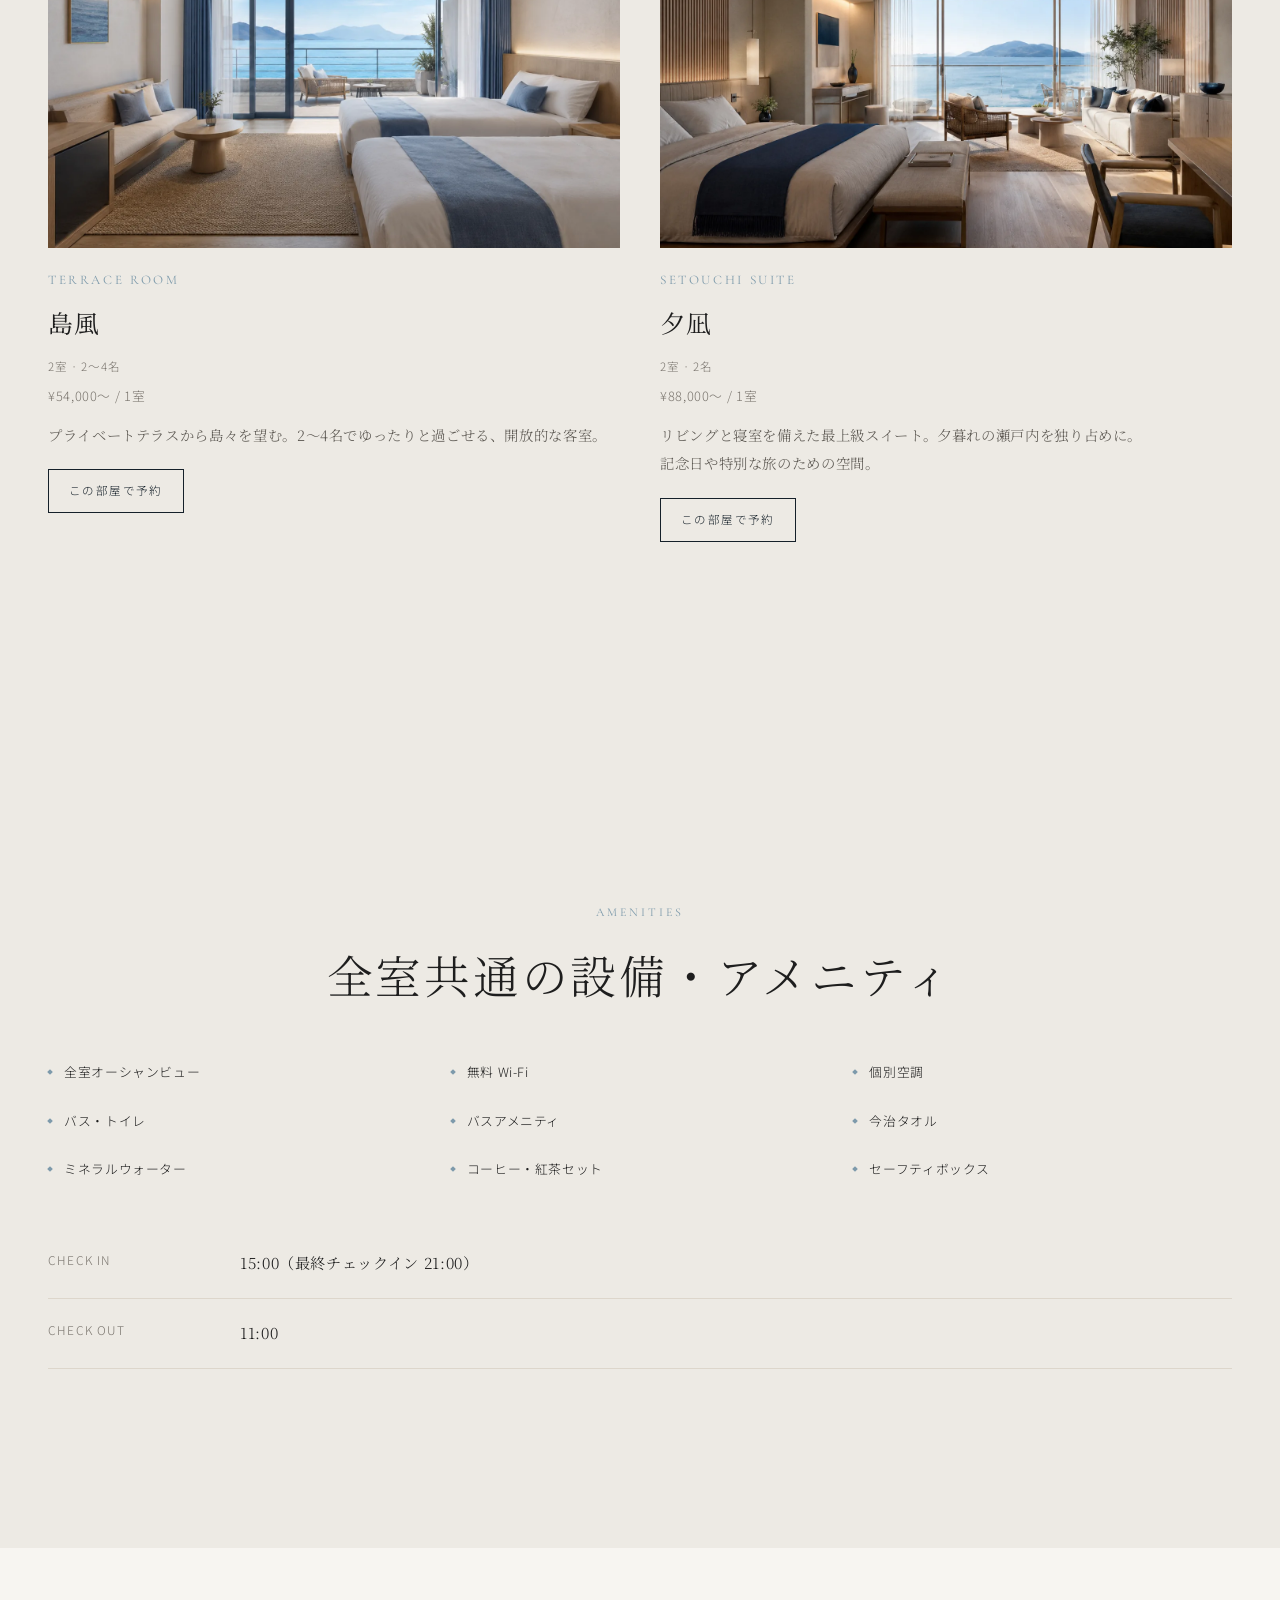
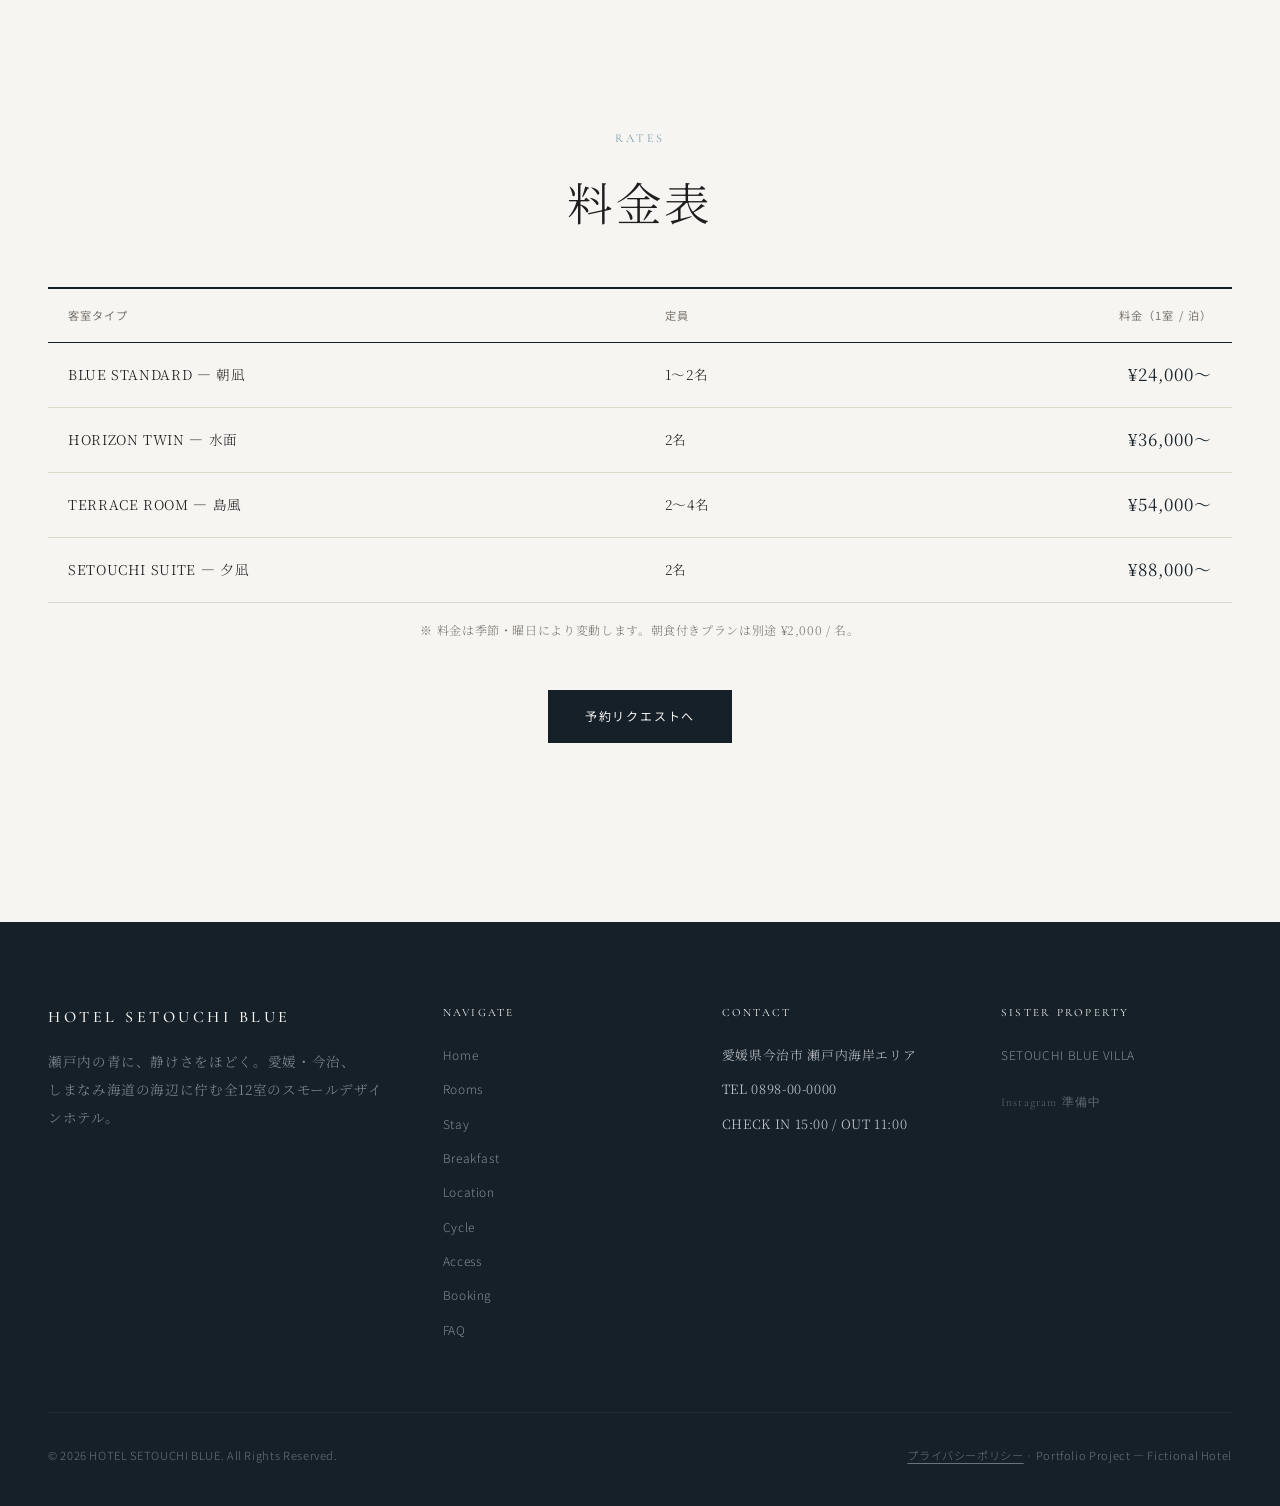
<file: rooms.html>
<!DOCTYPE html>
<html lang="ja">
<head>
  <meta charset="UTF-8">
  <meta name="viewport" content="width=device-width, initial-scale=1, viewport-fit=cover">
  <title>客室一覧｜HOTEL SETOUCHI BLUE</title>
  <meta name="description" content="全12室すべてオーシャンビュー。BLUE STANDARD、HORIZON TWIN、TERRACE ROOM、SETOUCHI SUITEの4タイプをご用意。瀬戸内海を望む今治のスモールデザインホテル。">
  <meta property="og:title" content="客室一覧｜HOTEL SETOUCHI BLUE">
  <meta property="og:description" content="全12室すべてオーシャンビュー。4つの客室タイプをご用意。">
  <meta property="og:image" content="assets/images/hotelsetouchiblue-exterior-main.webp">
  <meta property="og:type" content="website">
  <link rel="icon" href="assets/icons/favicon.svg" type="image/svg+xml">
  <link rel="apple-touch-icon" href="assets/icons/apple-touch-icon.png">
  <link rel="stylesheet" href="css/style.css?v=22">
</head>
<body>

  <header class="site-header" id="site-header">
    <div class="header-inner">
      <a href="index.html" class="logo">
        <span class="logo-en">HOTEL SETOUCHI BLUE</span>
        <span class="logo-ja">瀬戸内の青に、静けさをほどく。</span>
      </a>
      <nav class="main-nav">
        <ul>
          <li><a href="index.html">Home</a></li>
          <li><a href="rooms.html">Rooms</a></li>
          <li><a href="stay.html">Stay</a></li>
          <li><a href="breakfast.html">Breakfast</a></li>
          <li><a href="location.html">Location</a></li>
          <li><a href="cycle.html">Cycle</a></li>
          <li><a href="access.html">Access</a></li>
          <li><a href="faq.html">FAQ</a></li>
          <li><a href="villa.html">Villa</a></li>
        </ul>
      </nav>
      <a href="booking.html" class="btn-booking-header">Booking</a>
      <button class="hamburger" id="hamburger" aria-label="メニューを開く">
        <span></span><span></span><span></span>
      </button>
    </div>
  </header>

  <nav class="mobile-nav" id="mobile-nav">
    <ul>
      <li><a href="index.html">Home</a></li>
      <li><a href="rooms.html">Rooms</a></li>
      <li><a href="stay.html">Stay</a></li>
      <li><a href="breakfast.html">Breakfast</a></li>
      <li><a href="location.html">Location</a></li>
      <li><a href="cycle.html">Cycle</a></li>
      <li><a href="access.html">Access</a></li>
      <li><a href="faq.html">FAQ</a></li>
      <li><a href="villa.html">Villa</a></li>
    </ul>
    <a href="booking.html" class="btn btn--filled btn-booking-mobile">Booking</a>
  </nav>

  <section class="page-hero page-hero--short">
    <div class="page-hero__image">
      <img loading="eager" fetchpriority="high" decoding="async" src="assets/images/hotelsetouchiblue-room-setouchi-suite.webp" alt="客室">
    </div>
    <div class="page-hero__overlay"></div>
    <div class="page-hero__inner">
      <div class="page-hero__content">
        <p class="page-hero__label en">Rooms</p>
        <h1 class="page-hero__title">全12室、すべてが海を望む。</h1>
        <p class="page-hero__lead">4つの客室タイプ。それぞれに異なる瀬戸内の表情があります。</p>
      </div>
    </div>
  </section>

  <section class="section section--bg">
    <div class="container">
      <div class="room-grid fade-in">
        <article class="room-card" id="blue-standard">
          <div class="room-card__image">
            <img loading="lazy" decoding="async" src="assets/images/hotelsetouchiblue-room-blue-standard.webp" alt="BLUE STANDARD 朝凪">
          </div>
          <p class="room-card__en en">BLUE STANDARD</p>
          <h2 class="room-card__name">朝凪</h2>
          <p class="room-card__meta">4室 · 1〜2名</p>
          <p class="room-card__price">¥24,000〜 / 1室</p>
          <p class="room-card__desc">静かな朝の光が差し込む、コンパクトなオーシャンビュールーム。シンプルな設えの中に、くすみブルーを基調とした落ち着いた空間。カップルやお一人での滞在に最適です。</p>
          <a href="booking.html?room=blue-standard" class="room-card__booking">この部屋で予約</a>
        </article>
        <article class="room-card" id="horizon-twin">
          <div class="room-card__image">
            <img loading="lazy" decoding="async" src="assets/images/hotelsetouchiblue-room-horizon-twin.webp" alt="HORIZON TWIN 水面">
          </div>
          <p class="room-card__en en">HORIZON TWIN</p>
          <h2 class="room-card__name">水面</h2>
          <p class="room-card__meta">4室 · 2名</p>
          <p class="room-card__price">¥36,000〜 / 1室</p>
          <p class="room-card__desc">窓際のチェアから海と水平線を眺める。ツイン配置の落ち着いた空間で、夫婦や友人との滞在に。</p>
          <a href="booking.html?room=horizon-twin" class="room-card__booking">この部屋で予約</a>
        </article>
        <article class="room-card" id="terrace-room">
          <div class="room-card__image">
            <img loading="lazy" decoding="async" src="assets/images/hotelsetouchiblue-room-terrace-room.webp" alt="TERRACE ROOM 島風">
          </div>
          <p class="room-card__en en">TERRACE ROOM</p>
          <h2 class="room-card__name">島風</h2>
          <p class="room-card__meta">2室 · 2〜4名</p>
          <p class="room-card__price">¥54,000〜 / 1室</p>
          <p class="room-card__desc">プライベートテラスから島々を望む。2〜4名でゆったりと過ごせる、開放的な客室。</p>
          <a href="booking.html?room=terrace-room" class="room-card__booking">この部屋で予約</a>
        </article>
        <article class="room-card" id="setouchi-suite">
          <div class="room-card__image">
            <img loading="lazy" decoding="async" src="assets/images/hotelsetouchiblue-room-setouchi-suite.webp" alt="SETOUCHI SUITE 夕凪">
          </div>
          <p class="room-card__en en">SETOUCHI SUITE</p>
          <h2 class="room-card__name">夕凪</h2>
          <p class="room-card__meta">2室 · 2名</p>
          <p class="room-card__price">¥88,000〜 / 1室</p>
          <p class="room-card__desc">リビングと寝室を備えた最上級スイート。夕暮れの瀬戸内を独り占めに。記念日や特別な旅のための空間。</p>
          <a href="booking.html?room=setouchi-suite" class="room-card__booking">この部屋で予約</a>
        </article>
      </div>
    </div>
  </section>

  <!-- Amenities -->
  <section class="amenities">
    <div class="container fade-in">
      <div class="section-header section-header--center">
        <p class="section-label en">Amenities</p>
        <h2 class="section-title">全室共通の設備・アメニティ</h2>
      </div>
      <div class="amenities-grid">
        <div class="amenity-item">全室オーシャンビュー</div>
        <div class="amenity-item">無料 Wi-Fi</div>
        <div class="amenity-item">個別空調</div>
        <div class="amenity-item">バス・トイレ</div>
        <div class="amenity-item">バスアメニティ</div>
        <div class="amenity-item">今治タオル</div>
        <div class="amenity-item">ミネラルウォーター</div>
        <div class="amenity-item">コーヒー・紅茶セット</div>
        <div class="amenity-item">セーフティボックス</div>
      </div>
      <div class="access-info" style="margin-top:48px;">
        <div class="access-row">
          <span class="access-row__label">CHECK IN</span>
          <span class="access-row__value">15:00（最終チェックイン 21:00）</span>
        </div>
        <div class="access-row">
          <span class="access-row__label">CHECK OUT</span>
          <span class="access-row__value">11:00</span>
        </div>
      </div>
    </div>
  </section>

  <!-- Price Table -->
  <section class="section">
    <div class="container fade-in">
      <div class="section-header section-header--center">
        <p class="section-label en">Rates</p>
        <h2 class="section-title">料金表</h2>
      </div>
      <table class="price-table">
        <thead>
          <tr>
            <th>客室タイプ</th>
            <th>定員</th>
            <th>料金（1室 / 泊）</th>
          </tr>
        </thead>
        <tbody>
          <tr>
            <td data-label="客室タイプ">BLUE STANDARD — 朝凪</td>
            <td data-label="定員">1〜2名</td>
            <td data-label="料金">¥24,000〜</td>
          </tr>
          <tr>
            <td data-label="客室タイプ">HORIZON TWIN — 水面</td>
            <td data-label="定員">2名</td>
            <td data-label="料金">¥36,000〜</td>
          </tr>
          <tr>
            <td data-label="客室タイプ">TERRACE ROOM — 島風</td>
            <td data-label="定員">2〜4名</td>
            <td data-label="料金">¥54,000〜</td>
          </tr>
          <tr>
            <td data-label="客室タイプ">SETOUCHI SUITE — 夕凪</td>
            <td data-label="定員">2名</td>
            <td data-label="料金">¥88,000〜</td>
          </tr>
        </tbody>
      </table>
      <p class="price-note text-center">※ 料金は季節・曜日により変動します。朝食付きプランは別途 ¥2,000 / 名。</p>
      <div class="text-center mt-48">
        <a href="booking.html" class="btn btn--filled">予約リクエストへ</a>
      </div>
    </div>
  </section>

  <footer class="site-footer">
    <div class="container">
      <div class="footer-grid">
        <div class="footer-brand">
          <span class="logo-en en">HOTEL SETOUCHI BLUE</span>
          <p>瀬戸内の青に、静けさをほどく。愛媛・今治、しまなみ海道の海辺に佇む全12室のスモールデザインホテル。</p>
        </div>
        <div>
          <p class="footer-heading en">Navigate</p>
          <ul class="footer-nav">
            <li><a href="index.html">Home</a></li>
            <li><a href="rooms.html">Rooms</a></li>
            <li><a href="stay.html">Stay</a></li>
            <li><a href="breakfast.html">Breakfast</a></li>
            <li><a href="location.html">Location</a></li>
            <li><a href="cycle.html">Cycle</a></li>
            <li><a href="access.html">Access</a></li>
            <li><a href="booking.html">Booking</a></li>
            <li><a href="faq.html">FAQ</a></li>
          </ul>
        </div>
        <div>
          <p class="footer-heading en">Contact</p>
          <ul class="footer-nav">
            <li>愛媛県今治市 瀬戸内海岸エリア</li>
            <li>TEL 0898-00-0000</li>
            <li>CHECK IN 15:00 / OUT 11:00</li>
          </ul>
        </div>
        <div>
          <p class="footer-heading en">Sister Property</p>
          <ul class="footer-nav">
            <li><a href="https://dohiwebc.github.io/SETOUCHIBLUEVILLA/" target="_blank" rel="noopener noreferrer">SETOUCHI BLUE VILLA</a></li>
          </ul>
          <div class="footer-sns" style="margin-top:24px;">
            <span class="footer-link-muted">Instagram 準備中</span>
          </div>
        </div>
      </div>
      <div class="footer-bottom">
        <span>&copy; 2026 HOTEL SETOUCHI BLUE. All Rights Reserved.</span>
        <span><a href="privacy.html">プライバシーポリシー</a> · Portfolio Project — Fictional Hotel</span>
      </div>
    </div>
  </footer>

  <script src="js/main.js?v=4"></script>
</body>
</html>
</file>
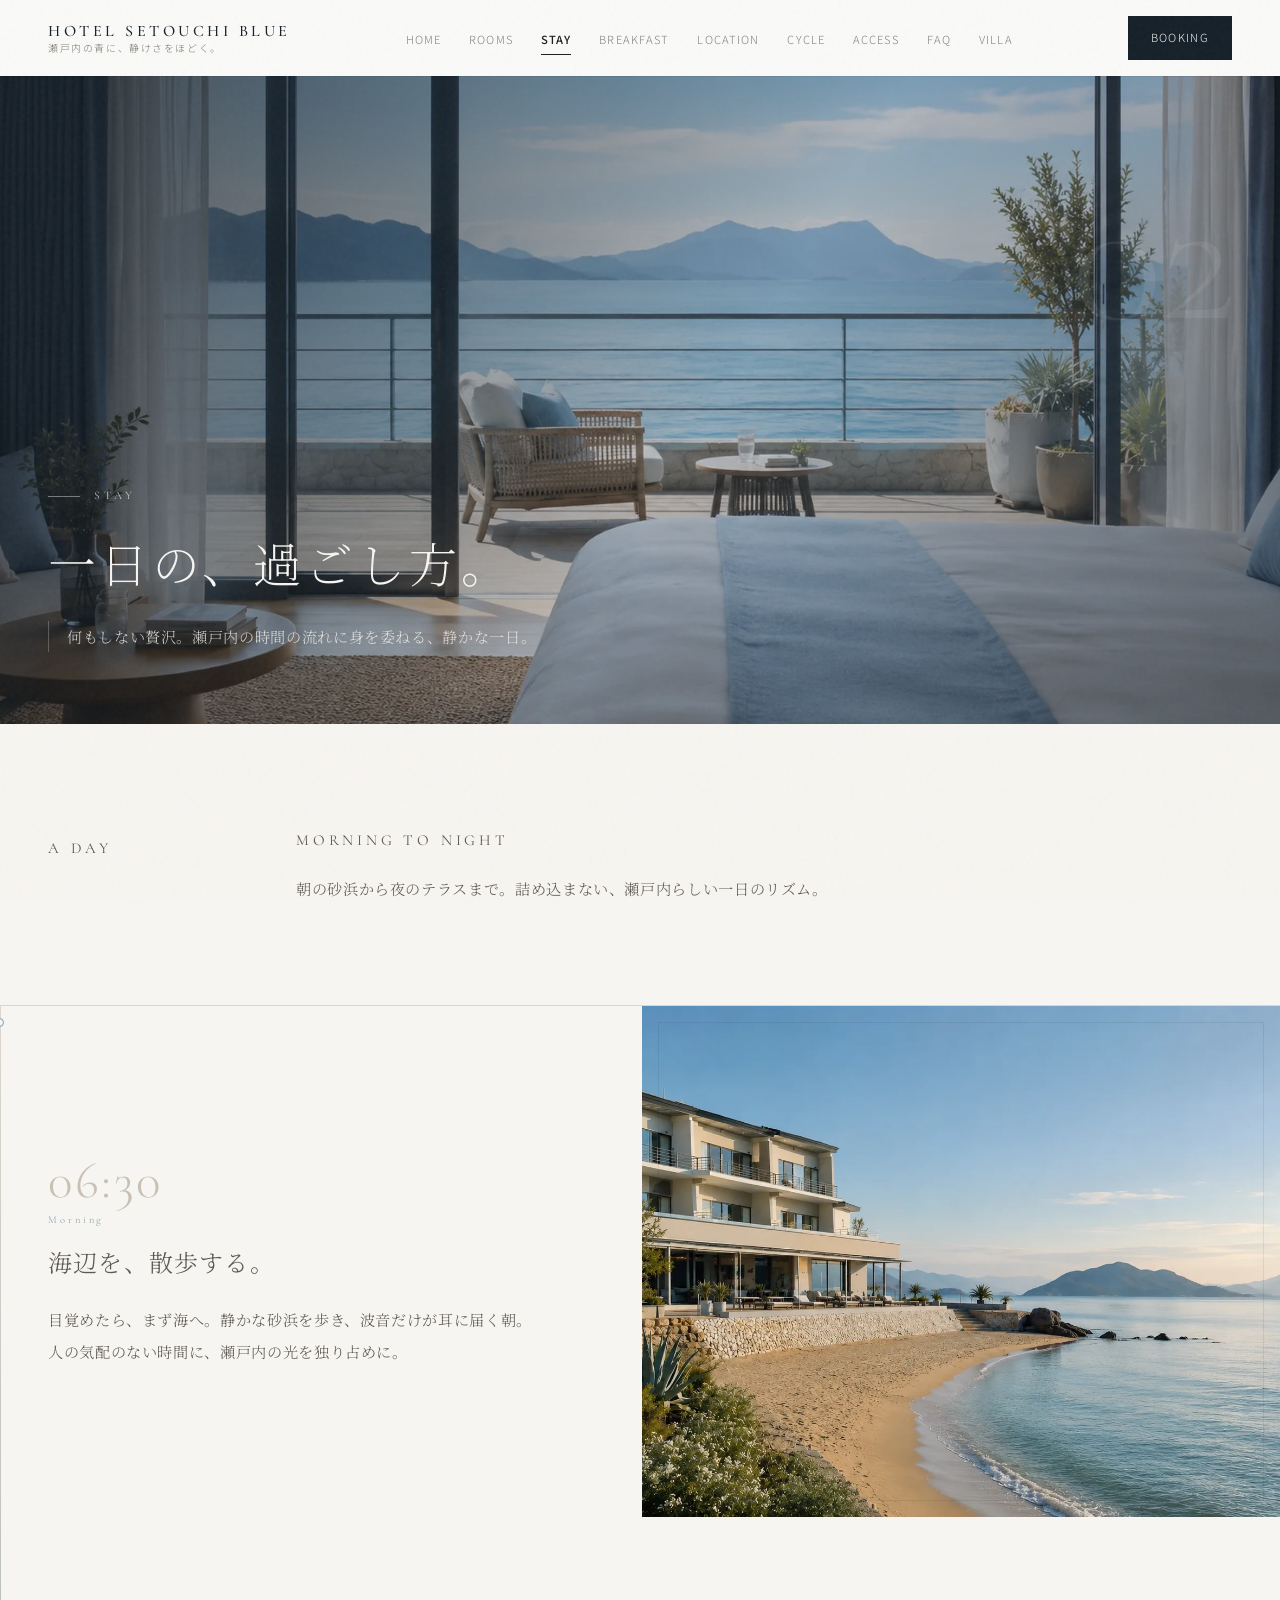
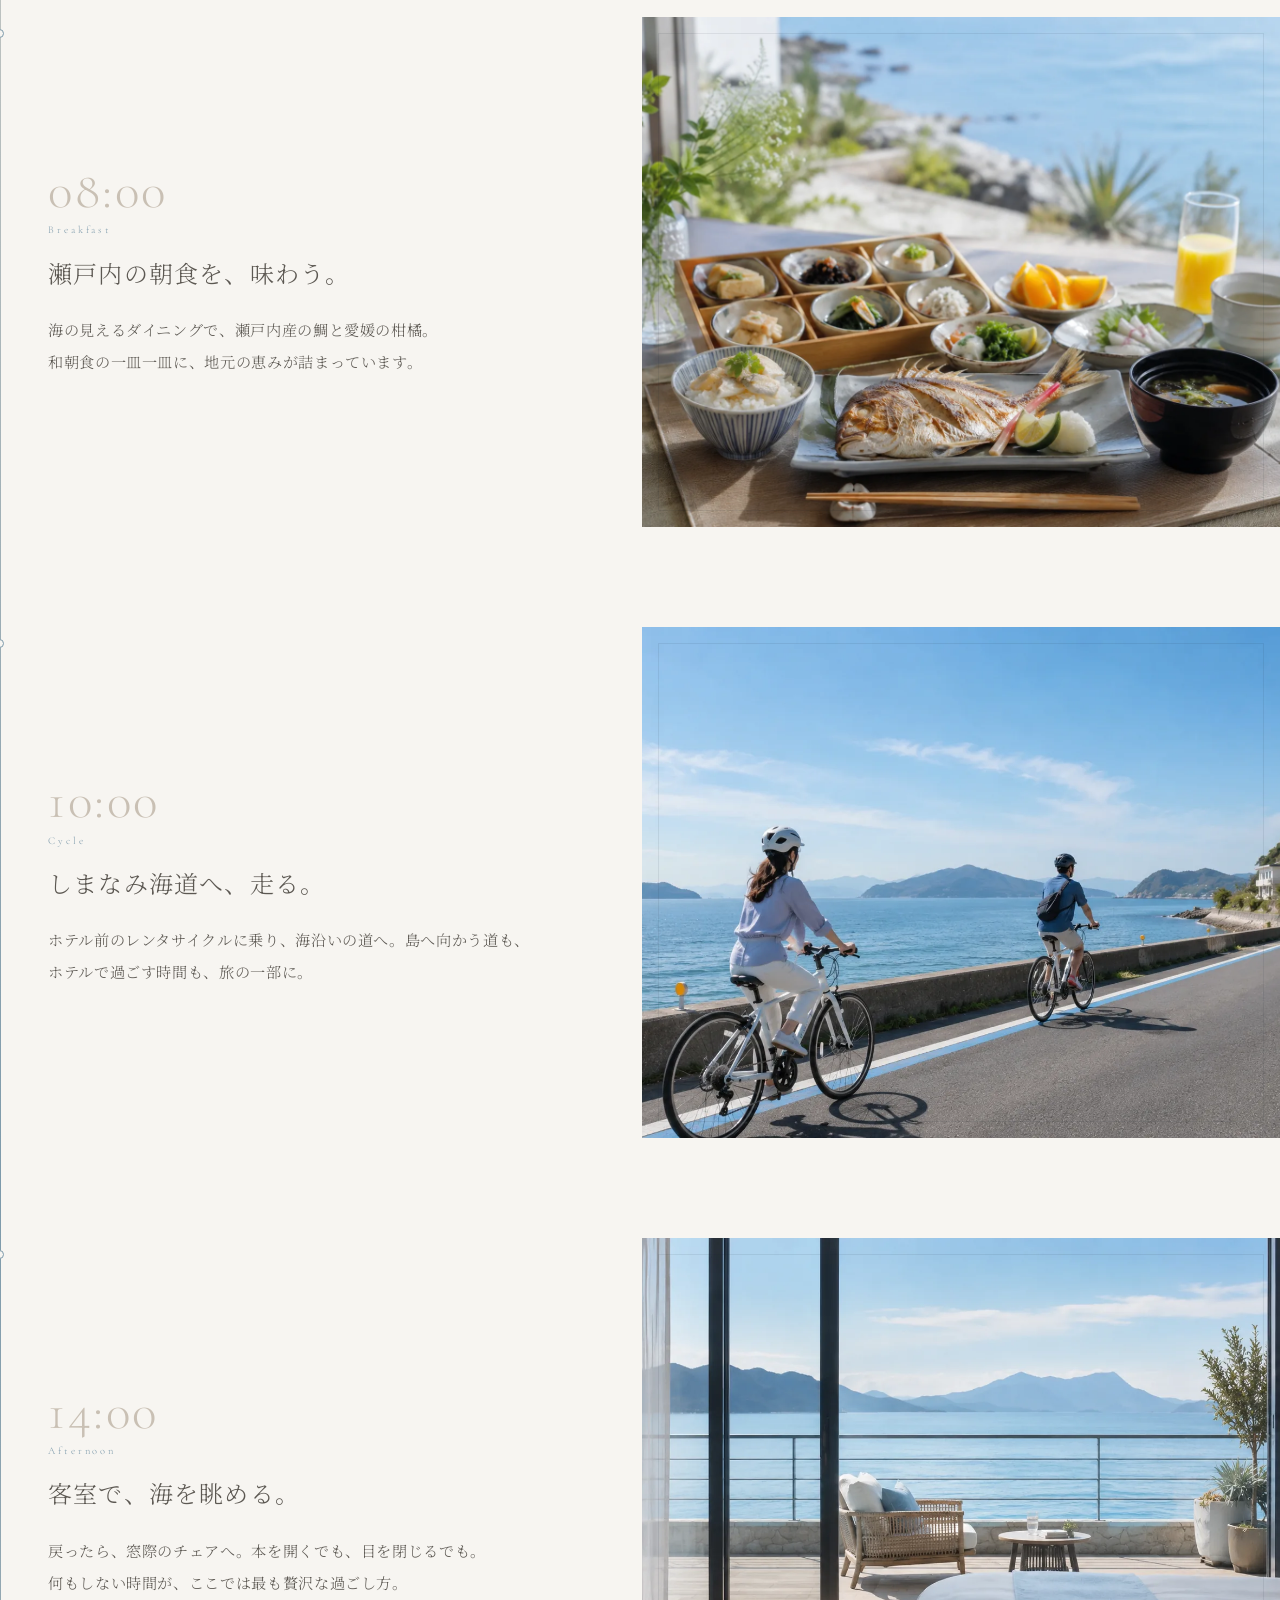
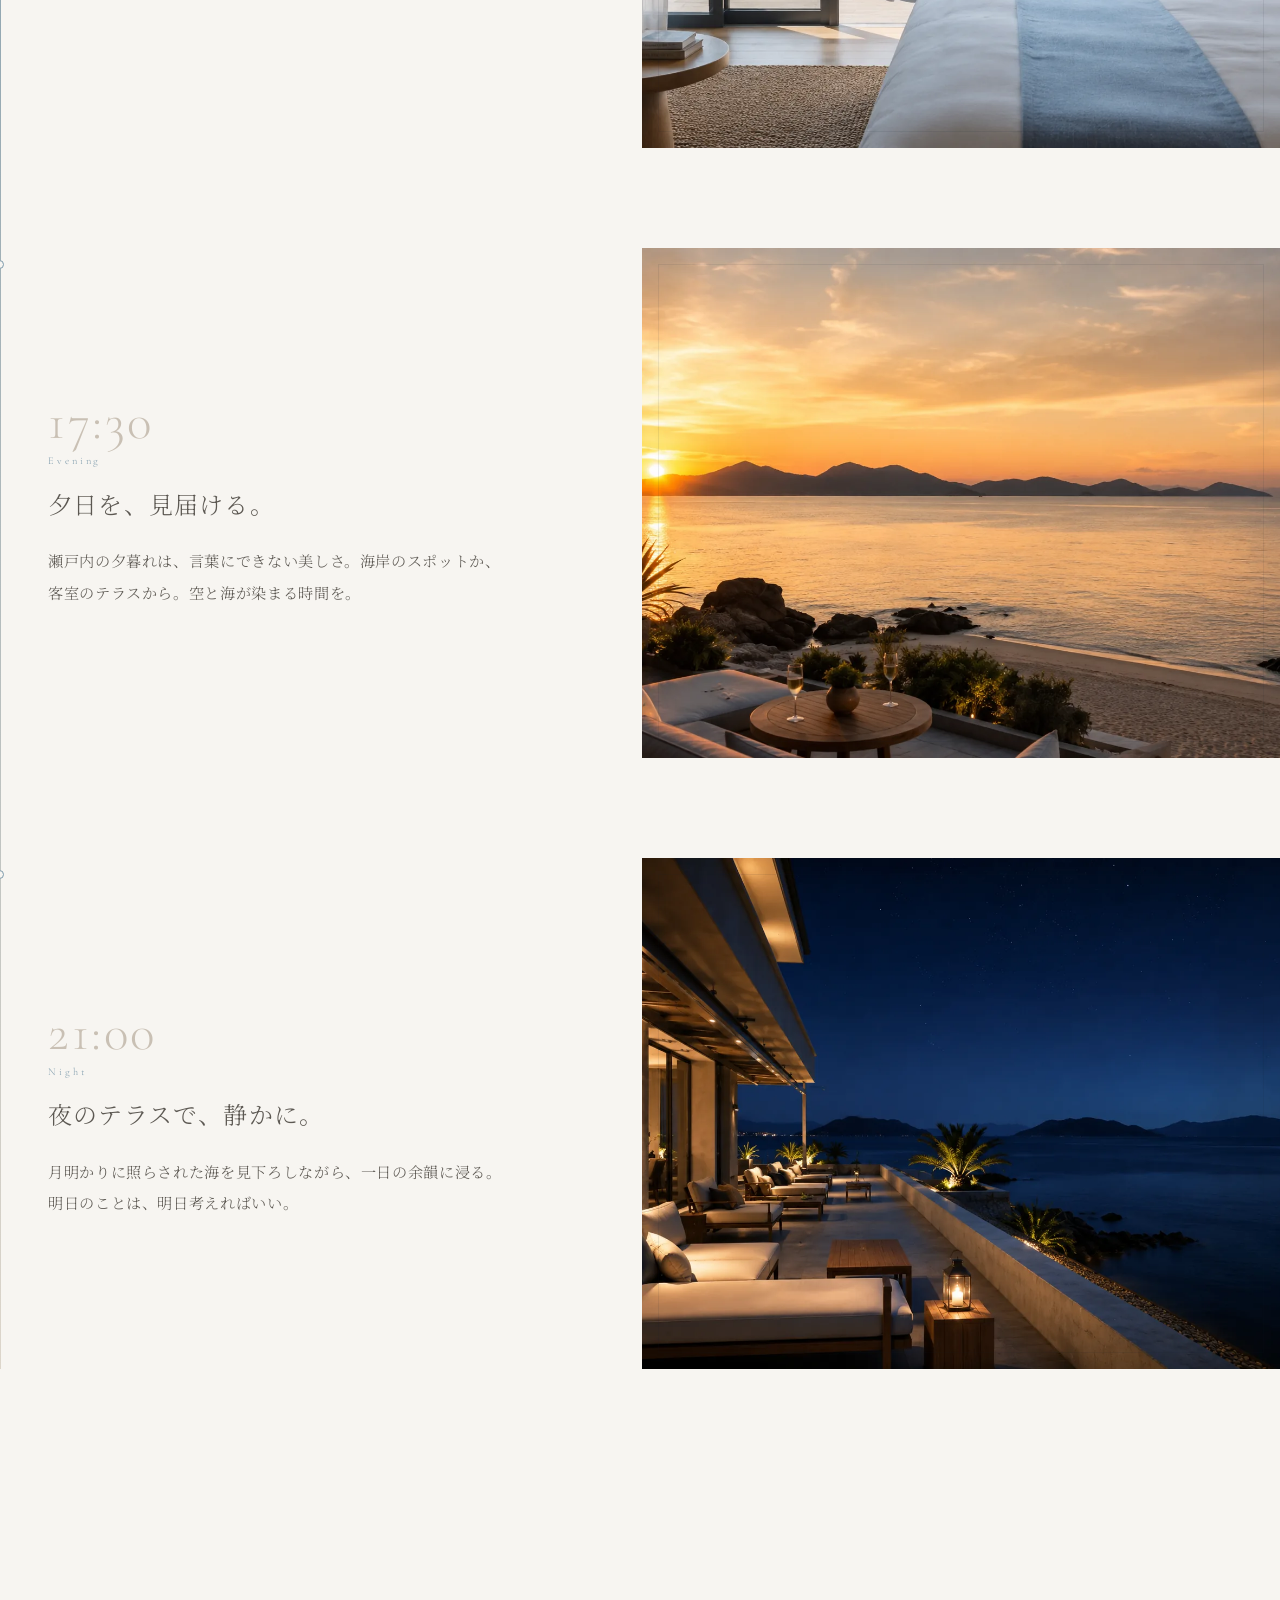
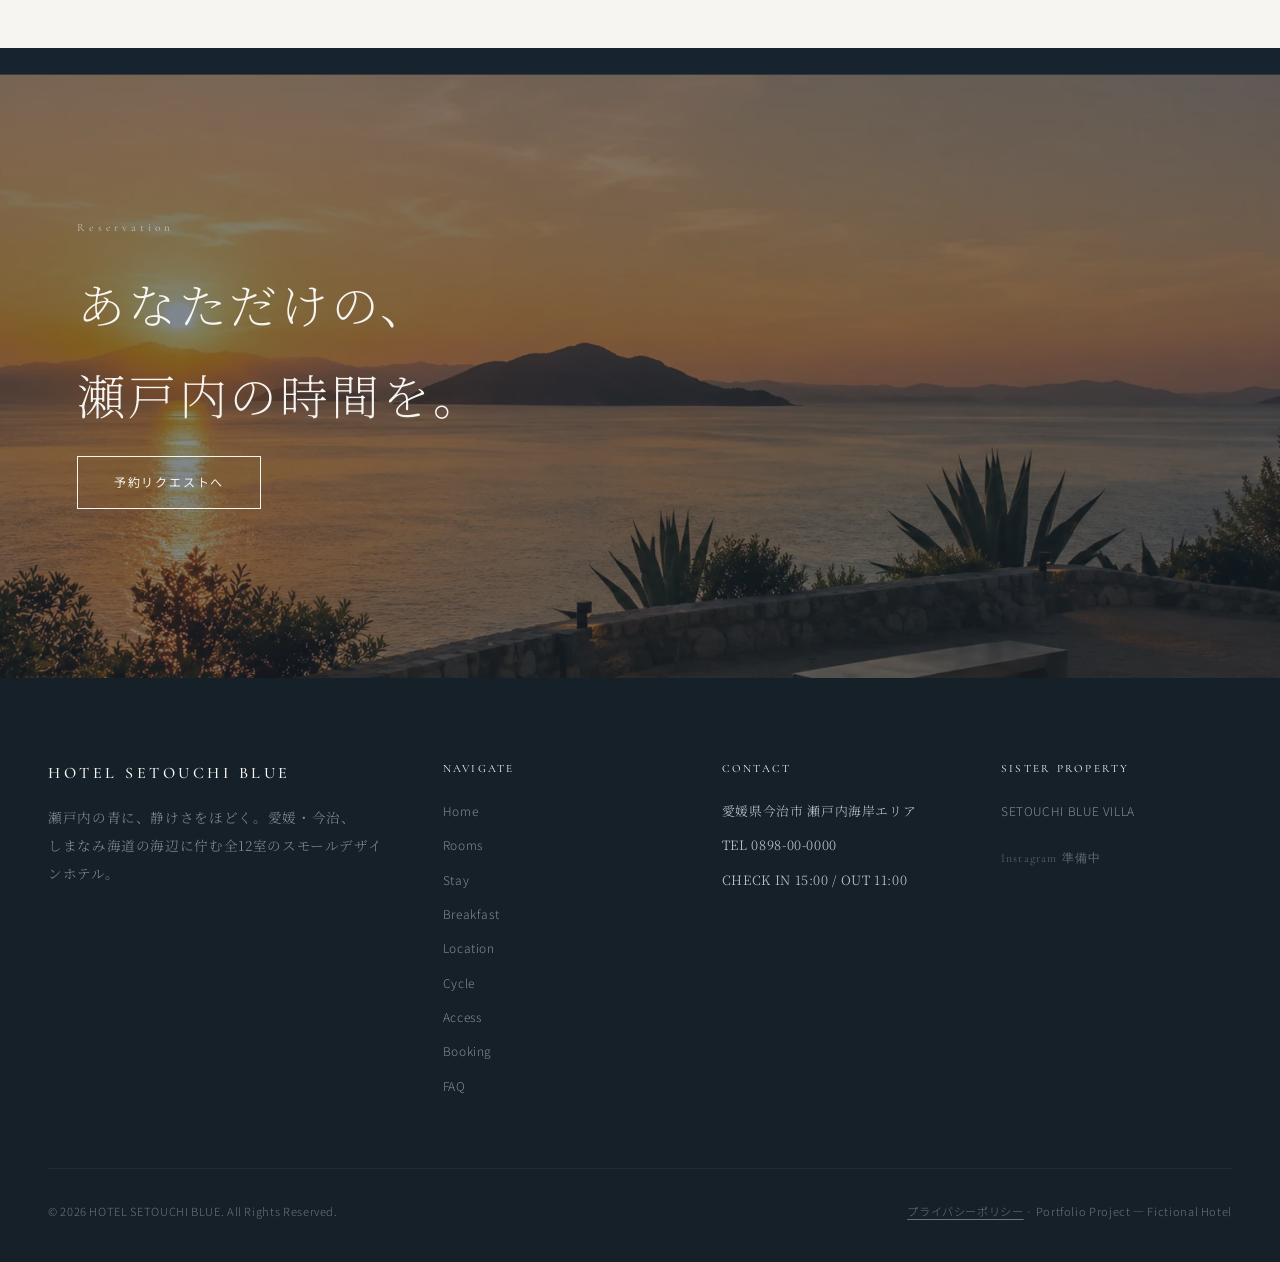
<file: stay.html>
<!DOCTYPE html>
<html lang="ja">
<head>
  <meta charset="UTF-8">
  <meta name="viewport" content="width=device-width, initial-scale=1, viewport-fit=cover">
  <title>過ごし方｜HOTEL SETOUCHI BLUE</title>
  <meta name="description" content="朝の砂浜散歩から、夕日、夜のテラスまで。HOTEL SETOUCHI BLUEでの一日の過ごし方。瀬戸内の静けさを味わう滞在体験。">
  <meta property="og:title" content="過ごし方｜HOTEL SETOUCHI BLUE">
  <meta property="og:description" content="朝の砂浜散歩から、夕日、夜のテラスまで。瀬戸内の静けさを味わう滞在体験。">
  <meta property="og:image" content="assets/images/hotelsetouchiblue-exterior-main.webp">
  <meta property="og:type" content="website">
  <link rel="icon" href="assets/icons/favicon.svg" type="image/svg+xml">
  <link rel="apple-touch-icon" href="assets/icons/apple-touch-icon.png">
  <link rel="stylesheet" href="css/style.css?v=22">
</head>
<body>

  <header class="site-header" id="site-header">
    <div class="header-inner">
      <a href="index.html" class="logo">
        <span class="logo-en">HOTEL SETOUCHI BLUE</span>
        <span class="logo-ja">瀬戸内の青に、静けさをほどく。</span>
      </a>
      <nav class="main-nav">
        <ul>
          <li><a href="index.html">Home</a></li>
          <li><a href="rooms.html">Rooms</a></li>
          <li><a href="stay.html">Stay</a></li>
          <li><a href="breakfast.html">Breakfast</a></li>
          <li><a href="location.html">Location</a></li>
          <li><a href="cycle.html">Cycle</a></li>
          <li><a href="access.html">Access</a></li>
          <li><a href="faq.html">FAQ</a></li>
          <li><a href="villa.html">Villa</a></li>
        </ul>
      </nav>
      <a href="booking.html" class="btn-booking-header">Booking</a>
      <button class="hamburger" id="hamburger" aria-label="メニューを開く">
        <span></span><span></span><span></span>
      </button>
    </div>
  </header>

  <nav class="mobile-nav" id="mobile-nav">
    <ul>
      <li><a href="index.html">Home</a></li>
      <li><a href="rooms.html">Rooms</a></li>
      <li><a href="stay.html">Stay</a></li>
      <li><a href="breakfast.html">Breakfast</a></li>
      <li><a href="location.html">Location</a></li>
      <li><a href="cycle.html">Cycle</a></li>
      <li><a href="access.html">Access</a></li>
      <li><a href="faq.html">FAQ</a></li>
      <li><a href="villa.html">Villa</a></li>
    </ul>
    <a href="booking.html" class="btn btn--filled btn-booking-mobile">Booking</a>
  </nav>

  <section class="page-hero">
    <div class="page-hero__image">
      <img loading="eager" fetchpriority="high" decoding="async" src="assets/images/hotelsetouchiblue-stay-room-oceanview.webp" alt="滞在イメージ">
    </div>
    <div class="page-hero__overlay"></div>
    <div class="page-hero__inner">
      <span class="page-hero__num en" aria-hidden="true">02</span>
      <div class="page-hero__content">
        <p class="page-hero__label en">Stay</p>
        <h1 class="page-hero__title">一日の、過ごし方。</h1>
        <p class="page-hero__lead">何もしない贅沢。瀬戸内の時間の流れに身を委ねる、静かな一日。</p>
      </div>
    </div>
  </section>

  <div class="intro-block fade-in">
    <p class="intro-block__side en">A Day</p>
    <div class="intro-block__main">
      <p class="section-label en">Morning to Night</p>
      <p>朝の砂浜から夜のテラスまで。詰め込まない、瀬戸内らしい一日のリズム。</p>
    </div>
  </div>

  <main class="container section" style="padding-top:0;">
    <div class="timeline">
      <article class="timeline-item fade-in">
        <div class="timeline-item__text">
          <p class="timeline-item__time en">06:30<small>Morning</small></p>
          <h2 class="timeline-item__title">海辺を、散歩する。</h2>
          <p class="timeline-item__text">目覚めたら、まず海へ。静かな砂浜を歩き、波音だけが耳に届く朝。人の気配のない時間に、瀬戸内の光を独り占めに。</p>
        </div>
        <div class="timeline-item__image">
          <img loading="lazy" decoding="async" src="assets/images/hotelsetouchiblue-stay-morning-beach.webp" alt="朝の砂浜">
        </div>
      </article>

      <article class="timeline-item fade-in">
        <div class="timeline-item__text">
          <p class="timeline-item__time en">08:00<small>Breakfast</small></p>
          <h2 class="timeline-item__title">瀬戸内の朝食を、味わう。</h2>
          <p class="timeline-item__text">海の見えるダイニングで、瀬戸内産の鯛と愛媛の柑橘。和朝食の一皿一皿に、地元の恵みが詰まっています。</p>
        </div>
        <div class="timeline-item__image">
          <img loading="lazy" decoding="async" src="assets/images/hotelsetouchiblue-breakfast-japanese.webp" alt="和朝食">
        </div>
      </article>

      <article class="timeline-item fade-in">
        <div class="timeline-item__text">
          <p class="timeline-item__time en">10:00<small>Cycle</small></p>
          <h2 class="timeline-item__title">しまなみ海道へ、走る。</h2>
          <p class="timeline-item__text">ホテル前のレンタサイクルに乗り、海沿いの道へ。島へ向かう道も、ホテルで過ごす時間も、旅の一部に。</p>
        </div>
        <div class="timeline-item__image">
          <img loading="lazy" decoding="async" src="assets/images/hotelsetouchiblue-cycle-coast-ride.webp" alt="サイクリング">
        </div>
      </article>

      <article class="timeline-item fade-in">
        <div class="timeline-item__text">
          <p class="timeline-item__time en">14:00<small>Afternoon</small></p>
          <h2 class="timeline-item__title">客室で、海を眺める。</h2>
          <p class="timeline-item__text">戻ったら、窓際のチェアへ。本を開くでも、目を閉じるでも。何もしない時間が、ここでは最も贅沢な過ごし方。</p>
        </div>
        <div class="timeline-item__image">
          <img loading="lazy" decoding="async" src="assets/images/hotelsetouchiblue-stay-room-oceanview.webp" alt="客室からの海">
        </div>
      </article>

      <article class="timeline-item fade-in">
        <div class="timeline-item__text">
          <p class="timeline-item__time en">17:30<small>Evening</small></p>
          <h2 class="timeline-item__title">夕日を、見届ける。</h2>
          <p class="timeline-item__text">瀬戸内の夕暮れは、言葉にできない美しさ。海岸のスポットか、客室のテラスから。空と海が染まる時間を。</p>
        </div>
        <div class="timeline-item__image">
          <img loading="lazy" decoding="async" src="assets/images/hotelsetouchiblue-stay-evening-sea.webp" alt="夕方の瀬戸内海">
        </div>
      </article>

      <article class="timeline-item fade-in">
        <div class="timeline-item__text">
          <p class="timeline-item__time en">21:00<small>Night</small></p>
          <h2 class="timeline-item__title">夜のテラスで、静かに。</h2>
          <p class="timeline-item__text">月明かりに照らされた海を見下ろしながら、一日の余韻に浸る。明日のことは、明日考えればいい。</p>
        </div>
        <div class="timeline-item__image">
          <img loading="lazy" decoding="async" src="assets/images/hotelsetouchiblue-stay-night-terrace.webp" alt="夜のテラス">
        </div>
      </article>
    </div>
  </main>

  <section class="cta-section">
    <div class="cta-section__bg">
      <img loading="lazy" decoding="async" src="assets/images/hotelsetouchiblue-location-sunset-spot.webp" alt="夕日">
    </div>
    <div class="cta-section__overlay"></div>
    <div class="cta-section__content fade-in">
      <p class="cta-section__label en">Reservation</p>
      <h2 class="cta-section__title">あなただけの、瀬戸内の時間を。</h2>
      <a href="booking.html" class="btn btn--light">予約リクエストへ</a>
    </div>
  </section>

  <footer class="site-footer">
    <div class="container">
      <div class="footer-grid">
        <div class="footer-brand">
          <span class="logo-en en">HOTEL SETOUCHI BLUE</span>
          <p>瀬戸内の青に、静けさをほどく。愛媛・今治、しまなみ海道の海辺に佇む全12室のスモールデザインホテル。</p>
        </div>
        <div>
          <p class="footer-heading en">Navigate</p>
          <ul class="footer-nav">
            <li><a href="index.html">Home</a></li>
            <li><a href="rooms.html">Rooms</a></li>
            <li><a href="stay.html">Stay</a></li>
            <li><a href="breakfast.html">Breakfast</a></li>
            <li><a href="location.html">Location</a></li>
            <li><a href="cycle.html">Cycle</a></li>
            <li><a href="access.html">Access</a></li>
            <li><a href="booking.html">Booking</a></li>
            <li><a href="faq.html">FAQ</a></li>
          </ul>
        </div>
        <div>
          <p class="footer-heading en">Contact</p>
          <ul class="footer-nav">
            <li>愛媛県今治市 瀬戸内海岸エリア</li>
            <li>TEL 0898-00-0000</li>
            <li>CHECK IN 15:00 / OUT 11:00</li>
          </ul>
        </div>
        <div>
          <p class="footer-heading en">Sister Property</p>
          <ul class="footer-nav">
            <li><a href="https://dohiwebc.github.io/SETOUCHIBLUEVILLA/" target="_blank" rel="noopener noreferrer">SETOUCHI BLUE VILLA</a></li>
          </ul>
          <div class="footer-sns" style="margin-top:24px;">
            <span class="footer-link-muted">Instagram 準備中</span>
          </div>
        </div>
      </div>
      <div class="footer-bottom">
        <span>&copy; 2026 HOTEL SETOUCHI BLUE. All Rights Reserved.</span>
        <span><a href="privacy.html">プライバシーポリシー</a> · Portfolio Project — Fictional Hotel</span>
      </div>
    </div>
  </footer>

  <script src="js/main.js?v=4"></script>
</body>
</html>
</file>
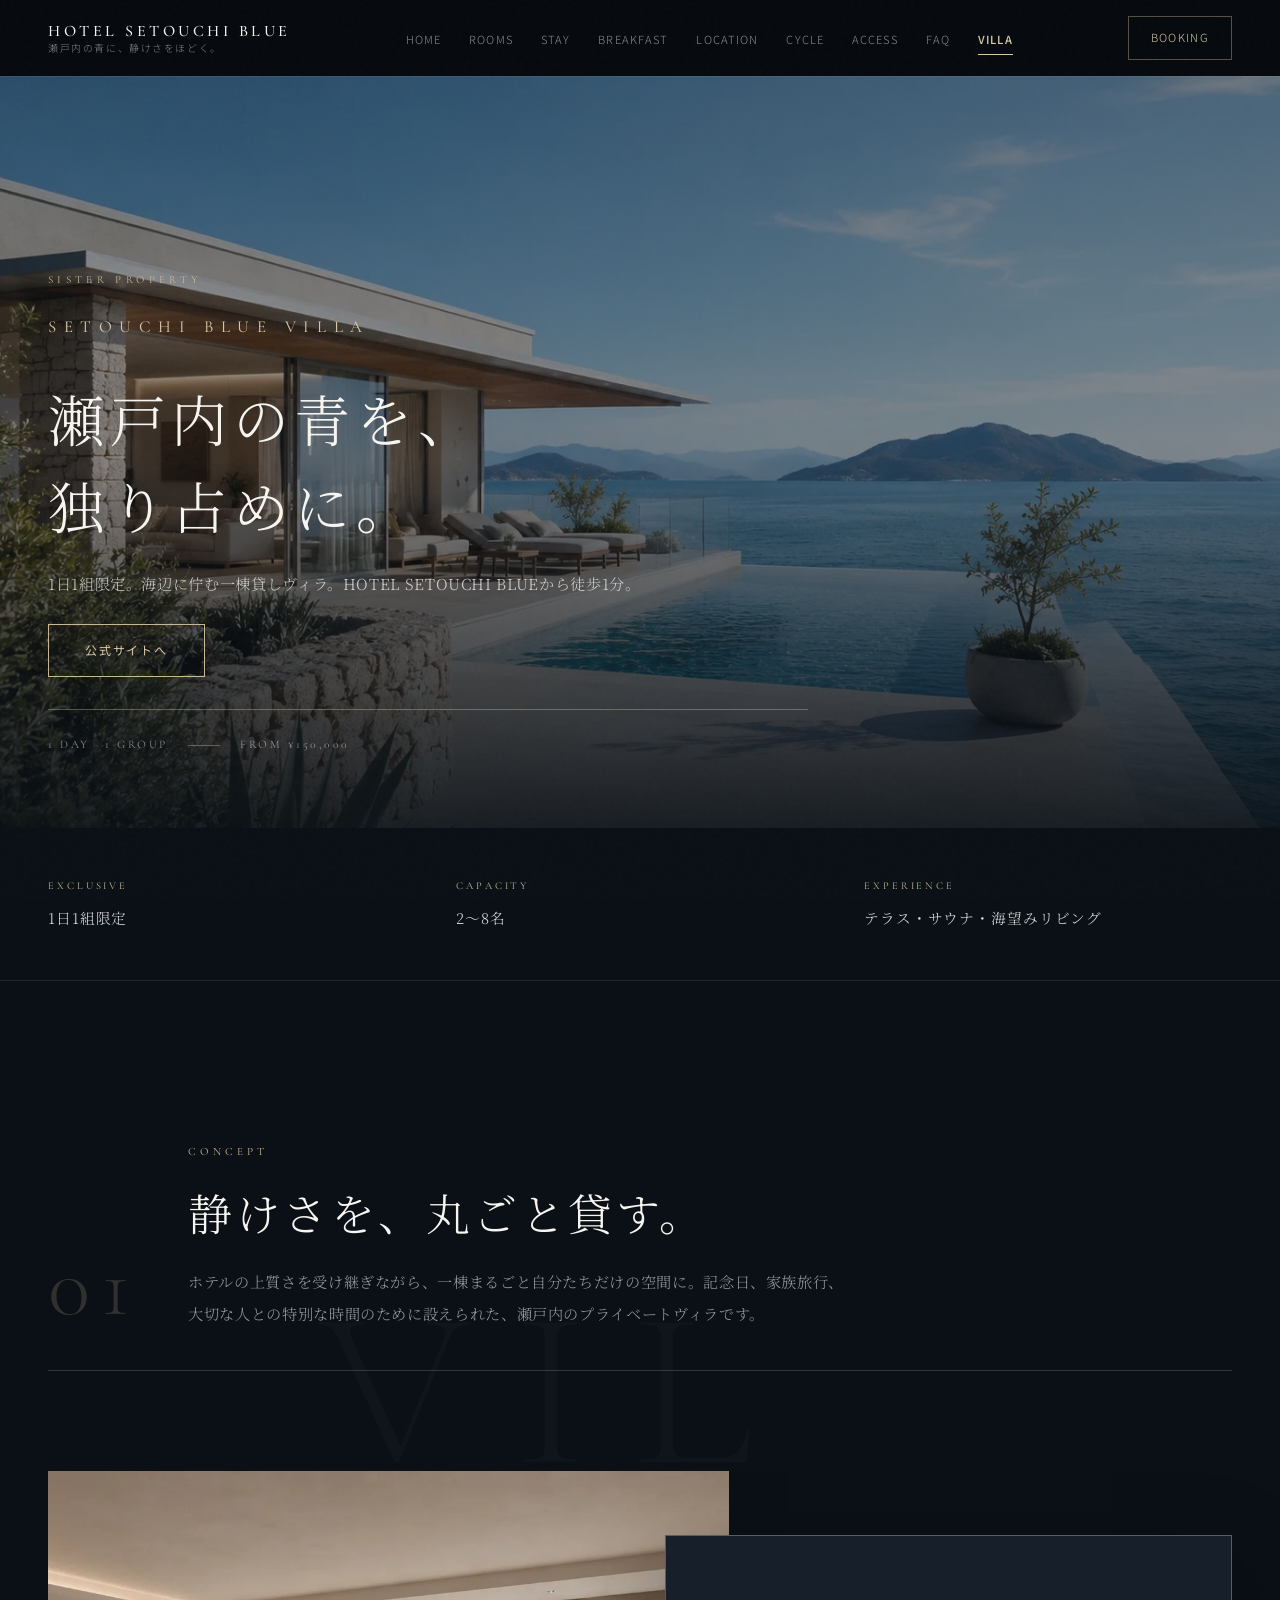
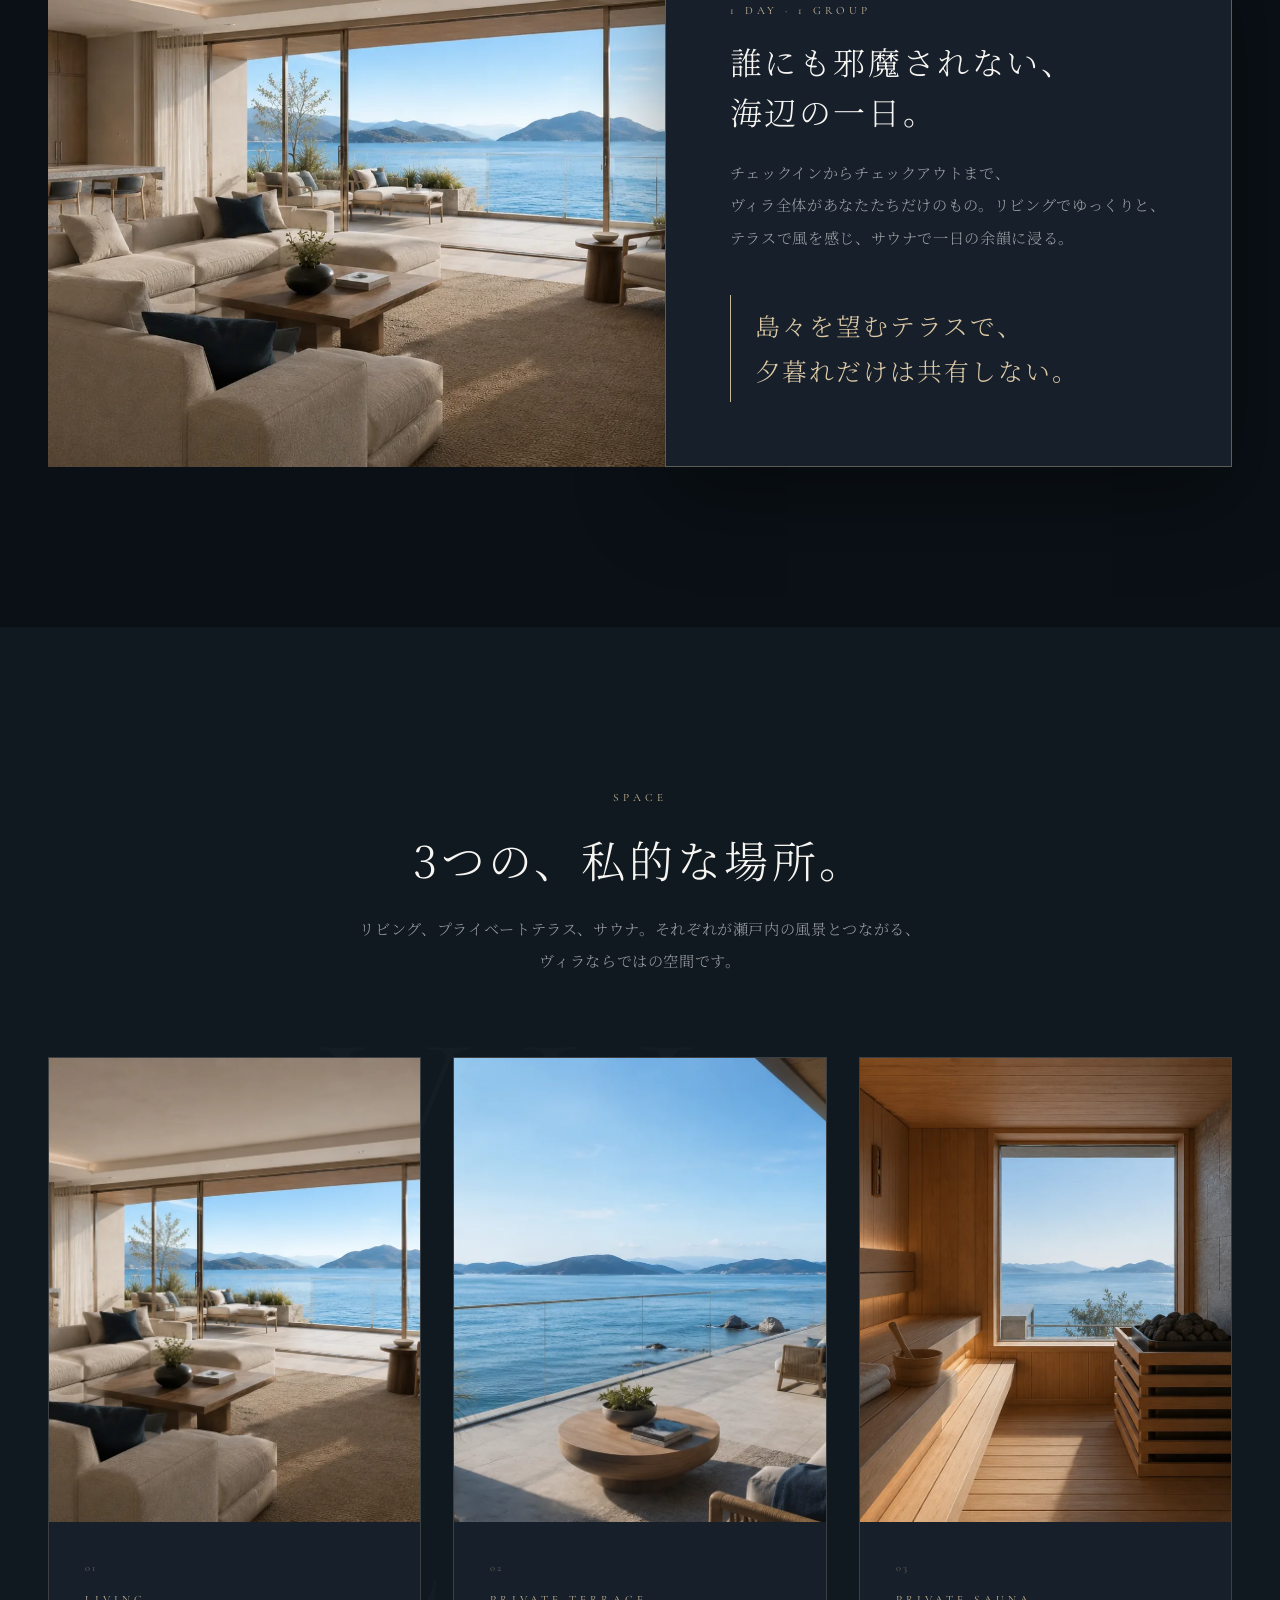
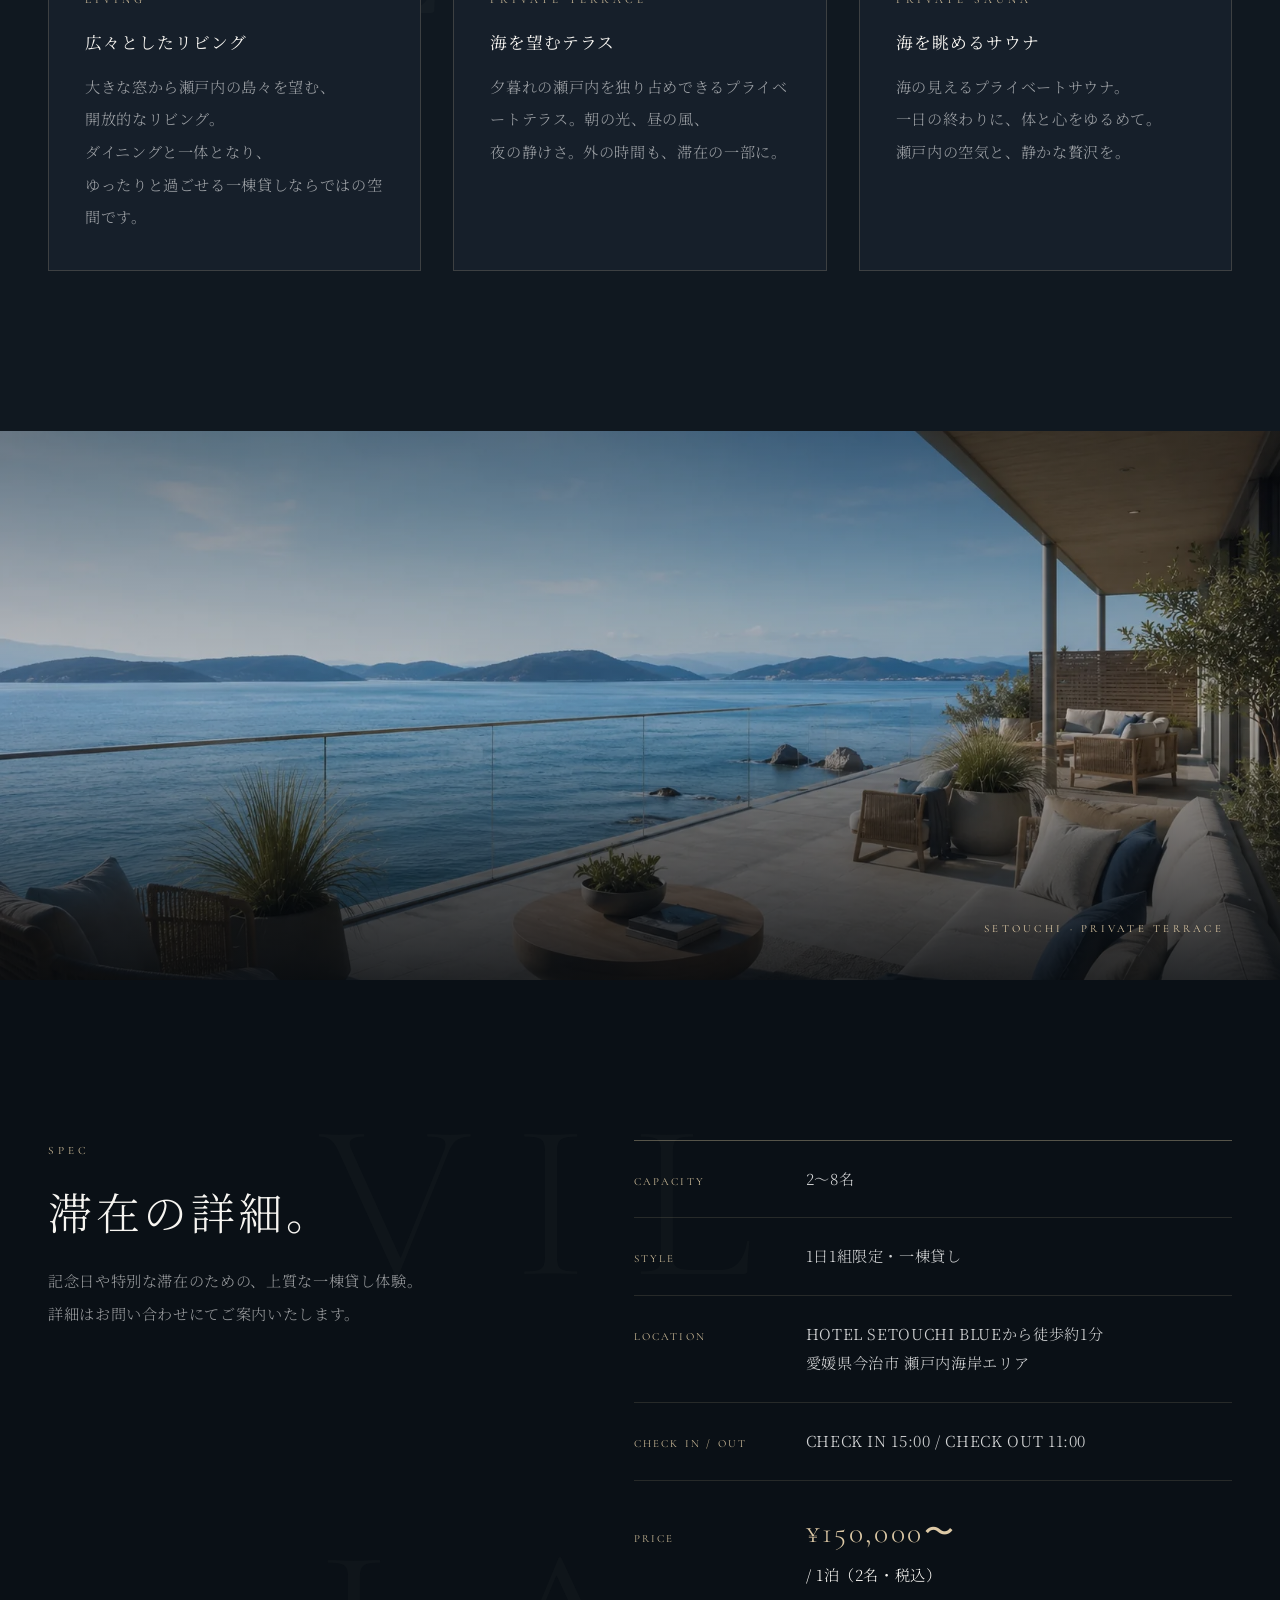
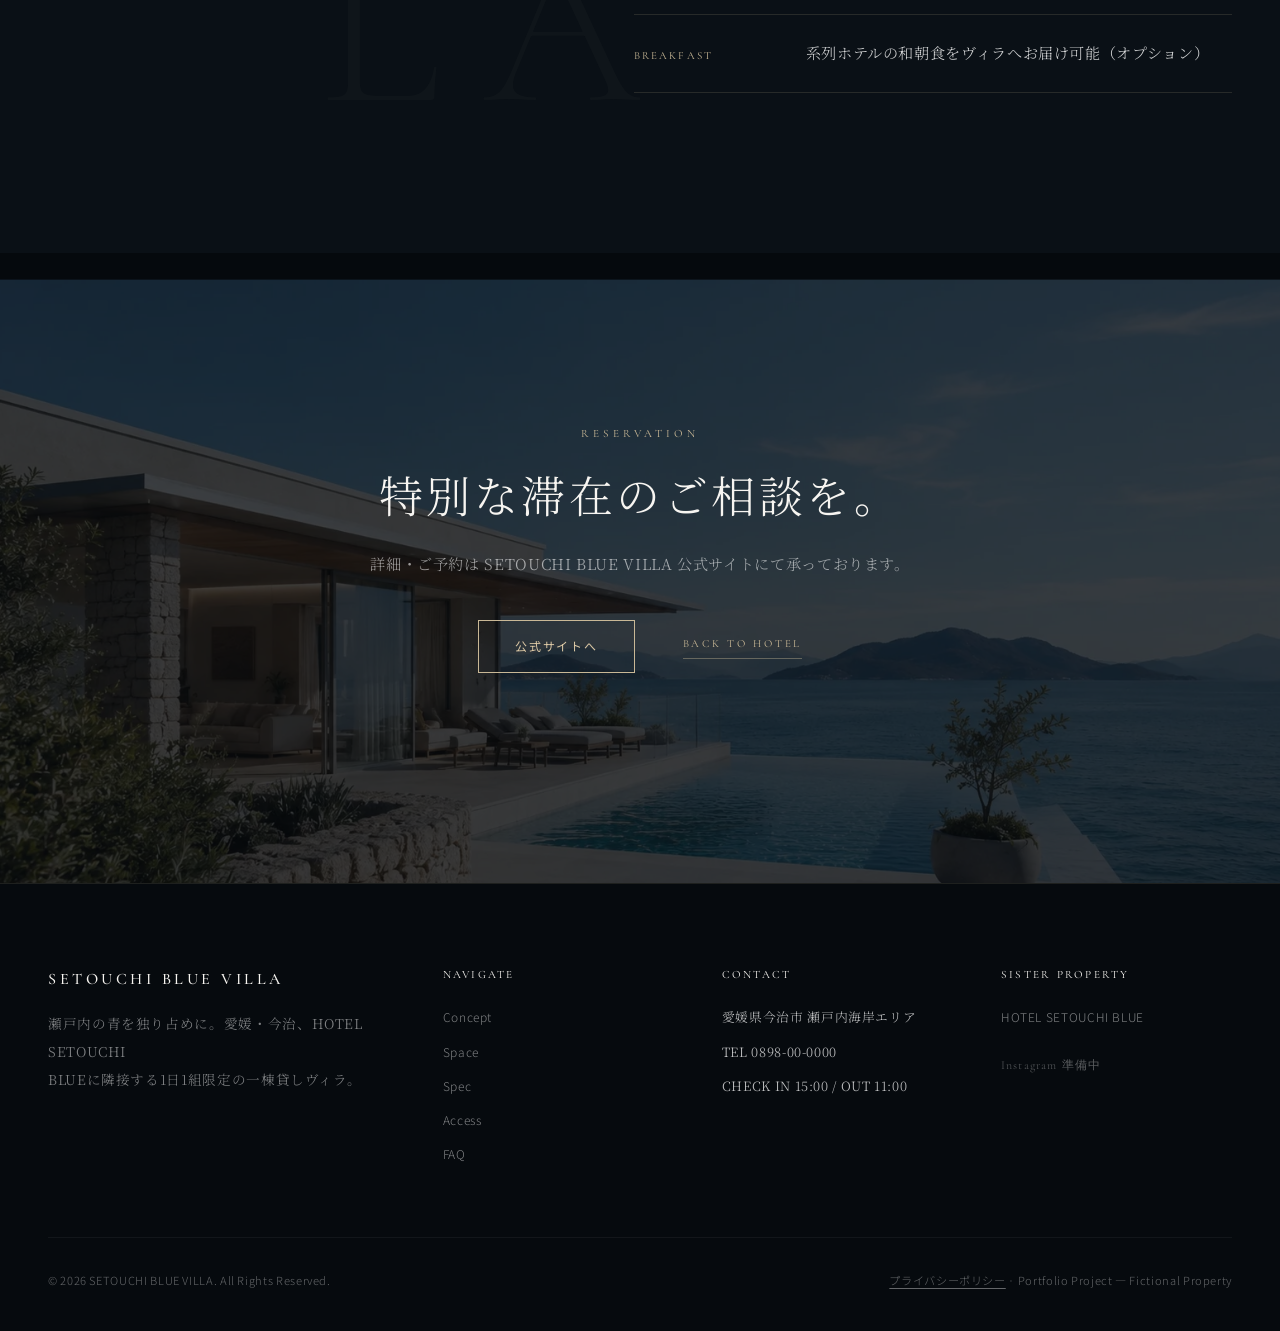
<file: villa.html>
<!DOCTYPE html>
<html lang="ja">
<head>
  <meta charset="UTF-8">
  <meta name="viewport" content="width=device-width, initial-scale=1, viewport-fit=cover">
  <title>SETOUCHI BLUE VILLA｜瀬戸内海を望む一棟貸しヴィラ</title>
  <meta name="description" content="愛媛・今治、HOTEL SETOUCHI BLUEに隣接する1日1組限定の一棟貸しヴィラ。プライベートテラス、サウナ、オーシャンビューのリビング。記念日や特別な滞在に。">
  <meta property="og:title" content="SETOUCHI BLUE VILLA">
  <meta property="og:description" content="瀬戸内の青を独り占めに。1日1組限定の一棟貸しヴィラ。ホテルから徒歩1分。">
  <meta property="og:image" content="assets/images/setouchibluevilla-exterior-main.webp">
  <meta property="og:type" content="website">
  <link rel="icon" href="assets/icons/favicon.svg" type="image/svg+xml">
  <link rel="apple-touch-icon" href="assets/icons/apple-touch-icon.png">
  <link rel="stylesheet" href="css/style.css?v=22">
</head>
<body class="page-villa">

  <header class="site-header" id="site-header">
    <div class="header-inner">
      <a href="index.html" class="logo">
        <span class="logo-en">HOTEL SETOUCHI BLUE</span>
        <span class="logo-ja">瀬戸内の青に、静けさをほどく。</span>
      </a>
      <nav class="main-nav" id="main-nav">
        <ul>
          <li><a href="index.html">Home</a></li>
          <li><a href="rooms.html">Rooms</a></li>
          <li><a href="stay.html">Stay</a></li>
          <li><a href="breakfast.html">Breakfast</a></li>
          <li><a href="location.html">Location</a></li>
          <li><a href="cycle.html">Cycle</a></li>
          <li><a href="access.html">Access</a></li>
          <li><a href="faq.html">FAQ</a></li>
          <li><a href="villa.html">Villa</a></li>
        </ul>
      </nav>
      <a href="booking.html" class="btn-booking-header">Booking</a>
      <button class="hamburger" id="hamburger" aria-label="メニューを開く">
        <span></span><span></span><span></span>
      </button>
    </div>
  </header>

  <nav class="mobile-nav" id="mobile-nav">
    <ul>
      <li><a href="index.html">Home</a></li>
      <li><a href="rooms.html">Rooms</a></li>
      <li><a href="stay.html">Stay</a></li>
      <li><a href="breakfast.html">Breakfast</a></li>
      <li><a href="location.html">Location</a></li>
      <li><a href="cycle.html">Cycle</a></li>
      <li><a href="access.html">Access</a></li>
      <li><a href="faq.html">FAQ</a></li>
      <li><a href="villa.html">Villa</a></li>
    </ul>
    <a href="booking.html" class="btn btn--filled btn-booking-mobile">Booking</a>
  </nav>

  <section class="page-hero page-hero--villa">
    <div class="page-hero__image">
      <img loading="eager" fetchpriority="high" decoding="async" src="assets/images/setouchibluevilla-exterior-main.webp" alt="SETOUCHI BLUE VILLA 外観">
    </div>
    <div class="page-hero__overlay page-hero__overlay--villa"></div>
    <div class="page-hero__inner page-hero__inner--villa">
      <div class="page-hero__content">
        <p class="villa-hero__eyebrow en">Sister Property</p>
        <p class="villa-hero__brand en">Setouchi Blue Villa</p>
        <h1 class="villa-hero__title">瀬戸内の青を、独り占めに。</h1>
        <p class="villa-hero__lead">1日1組限定。海辺に佇む一棟貸しヴィラ。HOTEL SETOUCHI BLUEから徒歩1分。</p>
        <div class="villa-hero__actions">
          <a href="https://dohiwebc.github.io/SETOUCHIBLUEVILLA/" target="_blank" rel="noopener noreferrer" class="btn btn--light">公式サイトへ</a>
        </div>
        <div class="villa-hero__meta en">
          <span>1 Day · 1 Group</span>
          <span class="villa-hero__meta-divider" aria-hidden="true"></span>
          <span>From ¥150,000</span>
        </div>
      </div>
    </div>
  </section>

  <div class="villa-intro-bar fade-in">
    <div class="container villa-intro-bar__grid">
      <div class="villa-intro-bar__item">
        <span class="villa-intro-bar__label en">Exclusive</span>
        <p class="villa-intro-bar__value">1日1組限定</p>
      </div>
      <div class="villa-intro-bar__item">
        <span class="villa-intro-bar__label en">Capacity</span>
        <p class="villa-intro-bar__value">2〜8名</p>
      </div>
      <div class="villa-intro-bar__item">
        <span class="villa-intro-bar__label en">Experience</span>
        <p class="villa-intro-bar__value">テラス・サウナ・海望みリビング</p>
      </div>
    </div>
  </div>

  <main class="villa-main">
    <section class="villa-section villa-section--dark" id="concept">
      <div class="container">
        <div class="villa-editorial fade-in">
          <span class="villa-editorial__num en">01</span>
          <div class="villa-editorial__body">
            <p class="villa-label en">Concept</p>
            <h2 class="villa-heading villa-heading--light">静けさを、丸ごと貸す。</h2>
            <p class="villa-lead villa-lead--light">ホテルの上質さを受け継ぎながら、一棟まるごと自分たちだけの空間に。記念日、家族旅行、大切な人との特別な時間のために設えられた、瀬戸内のプライベートヴィラです。</p>
          </div>
        </div>
        <div class="villa-feature fade-in">
          <div class="villa-feature__image">
            <img loading="lazy" decoding="async" src="assets/images/setouchibluevilla-living-room.webp" alt="ヴィラ リビング">
          </div>
          <div class="villa-feature__panel">
            <p class="villa-label en">1 Day · 1 Group</p>
            <h2 class="villa-heading villa-heading--light villa-heading--sm">誰にも邪魔されない、海辺の一日。</h2>
            <p class="villa-text villa-text--light">チェックインからチェックアウトまで、ヴィラ全体があなたたちだけのもの。リビングでゆっくりと、テラスで風を感じ、サウナで一日の余韻に浸る。</p>
            <blockquote class="villa-quote">島々を望むテラスで、夕暮れだけは共有しない。</blockquote>
          </div>
        </div>
      </div>
    </section>

    <section class="villa-section villa-section--alt" id="space">
      <div class="container">
        <div class="villa-section-head fade-in">
          <p class="villa-label en">Space</p>
          <h2 class="villa-heading villa-heading--light">3つの、私的な場所。</h2>
          <p class="villa-lead villa-lead--light">リビング、プライベートテラス、サウナ。それぞれが瀬戸内の風景とつながる、ヴィラならではの空間です。</p>
        </div>
        <div class="villa-space-grid fade-in">
          <article class="villa-space-card">
            <div class="villa-space-card__image">
              <img loading="lazy" decoding="async" src="assets/images/setouchibluevilla-living-room.webp" alt="リビング">
            </div>
            <div class="villa-space-card__body">
              <span class="villa-space-card__index en">01</span>
              <p class="villa-label en">Living</p>
              <h3 class="villa-space-card__title">広々としたリビング</h3>
              <p class="villa-text villa-text--light">大きな窓から瀬戸内の島々を望む、開放的なリビング。ダイニングと一体となり、ゆったりと過ごせる一棟貸しならではの空間です。</p>
            </div>
          </article>
          <article class="villa-space-card">
            <div class="villa-space-card__image">
              <img loading="lazy" decoding="async" src="assets/images/setouchibluevilla-terrace-ocean.webp" alt="プライベートテラス">
            </div>
            <div class="villa-space-card__body">
              <span class="villa-space-card__index en">02</span>
              <p class="villa-label en">Private Terrace</p>
              <h3 class="villa-space-card__title">海を望むテラス</h3>
              <p class="villa-text villa-text--light">夕暮れの瀬戸内を独り占めできるプライベートテラス。朝の光、昼の風、夜の静けさ。外の時間も、滞在の一部に。</p>
            </div>
          </article>
          <article class="villa-space-card">
            <div class="villa-space-card__image">
              <img loading="lazy" decoding="async" src="assets/images/setouchibluevilla-private-sauna.webp" alt="プライベートサウナ">
            </div>
            <div class="villa-space-card__body">
              <span class="villa-space-card__index en">03</span>
              <p class="villa-label en">Private Sauna</p>
              <h3 class="villa-space-card__title">海を眺めるサウナ</h3>
              <p class="villa-text villa-text--light">海の見えるプライベートサウナ。一日の終わりに、体と心をゆるめて。瀬戸内の空気と、静かな贅沢を。</p>
            </div>
          </article>
        </div>
      </div>
    </section>

    <section class="villa-fullbleed fade-in">
      <img loading="lazy" decoding="async" src="assets/images/setouchibluevilla-terrace-ocean.webp" alt="テラスからの眺め">
      <div class="villa-fullbleed__caption en">Setouchi · Private Terrace</div>
    </section>

    <section class="villa-section villa-section--dark" id="spec">
      <div class="container">
        <div class="villa-spec fade-in">
          <div class="villa-spec__intro">
            <p class="villa-label en">Spec</p>
            <h2 class="villa-heading villa-heading--light">滞在の詳細。</h2>
            <p class="villa-text villa-text--light">記念日や特別な滞在のための、上質な一棟貸し体験。詳細はお問い合わせにてご案内いたします。</p>
          </div>
          <dl class="villa-spec__list">
            <div class="villa-spec__row">
              <dt class="en">Capacity</dt>
              <dd>2〜8名</dd>
            </div>
            <div class="villa-spec__row">
              <dt class="en">Style</dt>
              <dd>1日1組限定・一棟貸し</dd>
            </div>
            <div class="villa-spec__row">
              <dt class="en">Location</dt>
              <dd><span>HOTEL SETOUCHI BLUEから徒歩約1分</span><span>愛媛県今治市 瀬戸内海岸エリア</span></dd>
            </div>
            <div class="villa-spec__row">
              <dt class="en">Check In / Out</dt>
              <dd>CHECK IN 15:00 / CHECK OUT 11:00</dd>
            </div>
            <div class="villa-spec__row villa-spec__row--highlight">
              <dt class="en">Price</dt>
              <dd><span class="villa-spec__price">¥150,000〜</span> / 1泊（2名・税込）</dd>
            </div>
            <div class="villa-spec__row">
              <dt class="en">Breakfast</dt>
              <dd>系列ホテルの和朝食をヴィラへお届け可能（オプション）</dd>
            </div>
          </dl>
        </div>
      </div>
    </section>

    <section class="villa-cta fade-in">
      <div class="villa-cta__bg">
        <img loading="lazy" decoding="async" src="assets/images/setouchibluevilla-exterior-main.webp" alt="">
      </div>
      <div class="villa-cta__overlay"></div>
      <div class="container villa-cta__inner">
        <p class="villa-label en">Reservation</p>
        <h2 class="villa-heading villa-heading--light">特別な滞在のご相談を。</h2>
        <p class="villa-lead villa-lead--light">詳細・ご予約は SETOUCHI BLUE VILLA 公式サイトにて承っております。</p>
        <div class="villa-cta__actions">
          <a href="https://dohiwebc.github.io/SETOUCHIBLUEVILLA/" target="_blank" rel="noopener noreferrer" class="btn btn--light">公式サイトへ</a>
          <a href="index.html" class="villa-cta__link en">Back to Hotel</a>
        </div>
      </div>
    </section>
  </main>

  <footer class="site-footer site-footer--villa">
    <div class="container">
      <div class="footer-grid">
        <div class="footer-brand">
          <span class="logo-en en">SETOUCHI BLUE VILLA</span>
          <p>瀬戸内の青を独り占めに。愛媛・今治、HOTEL SETOUCHI BLUEに隣接する1日1組限定の一棟貸しヴィラ。</p>
        </div>
        <div>
          <p class="footer-heading en">Navigate</p>
          <ul class="footer-nav">
            <li><a href="villa.html#concept">Concept</a></li>
            <li><a href="villa.html#space">Space</a></li>
            <li><a href="villa.html#spec">Spec</a></li>
            <li><a href="access.html">Access</a></li>
            <li><a href="faq.html">FAQ</a></li>
          </ul>
        </div>
        <div>
          <p class="footer-heading en">Contact</p>
          <ul class="footer-nav">
            <li>愛媛県今治市 瀬戸内海岸エリア</li>
            <li>TEL 0898-00-0000</li>
            <li>CHECK IN 15:00 / OUT 11:00</li>
          </ul>
        </div>
        <div>
          <p class="footer-heading en">Sister Property</p>
          <ul class="footer-nav">
            <li><a href="index.html">HOTEL SETOUCHI BLUE</a></li>
          </ul>
          <div class="footer-sns" style="margin-top:24px;">
            <span class="footer-link-muted">Instagram 準備中</span>
          </div>
        </div>
      </div>
      <div class="footer-bottom">
        <span>&copy; 2026 SETOUCHI BLUE VILLA. All Rights Reserved.</span>
        <span><a href="privacy.html">プライバシーポリシー</a> · Portfolio Project — Fictional Property</span>
      </div>
    </div>
  </footer>

  <script src="js/main.js?v=4"></script>
</body>
</html>
</file>
<file: css/style.css>
/* ========================================
   HOTEL SETOUCHI BLUE — Stylesheet
   ======================================== */

@import url('https://fonts.googleapis.com/css2?family=Cormorant+Garamond:ital,wght@0,300;0,400;0,500;0,600;1,300;1,400&family=Noto+Sans+JP:wght@300;400;500&family=Noto+Serif+JP:wght@200;300;400;500&display=swap');

:root {
  --white: #f7f5f1;
  --bg: #edeae4;
  --beige: #ddd6cb;
  --beige-dark: #c9c0b4;
  --muted-blue: #7d9aab;
  --blue: #4a6d84;
  --navy: #152029;
  --gray: #7a756e;
  --gray-light: #b8b2a8;
  --text: #1e1e1e;
  --text-light: #5c5852;

  --font-display: 'Cormorant Garamond', Georgia, serif;
  --font-serif: 'Noto Serif JP', serif;
  --font-sans: 'Noto Sans JP', sans-serif;

  --safe-top: env(safe-area-inset-top, 0px);
  --header-height: 76px;
  --header-h: calc(var(--header-height) + var(--safe-top));
  --max-w: 1340px;
  --text-col: 680px;
  --text-col-wide: 760px;
  --section-pad: clamp(100px, 14vw, 180px);
  --page-gutter: clamp(20px, 5vw, 48px);
  --ease: cubic-bezier(0.22, 1, 0.36, 1);
}

*, *::before, *::after { box-sizing: border-box; margin: 0; padding: 0; }

html {
  scroll-behavior: smooth;
  font-size: 16px;
  background: var(--white);
  overflow-x: hidden;
}

body {
  font-family: var(--font-serif);
  font-weight: 300;
  color: var(--text);
  background: var(--white);
  line-height: 1.9;
  letter-spacing: 0.04em;
  word-break: keep-all;
  line-break: strict;
  overflow-wrap: anywhere;
  -webkit-font-smoothing: antialiased;
  overflow-x: hidden;
}

body::before {
  content: '';
  position: fixed;
  inset: 0;
  pointer-events: none;
  z-index: 9999;
  opacity: 0.035;
  background-image: url("data:image/svg+xml,%3Csvg viewBox='0 0 256 256' xmlns='http://www.w3.org/2000/svg'%3E%3Cfilter id='n'%3E%3CfeTurbulence type='fractalNoise' baseFrequency='0.85' numOctaves='4' stitchTiles='stitch'/%3E%3C/filter%3E%3Crect width='100%25' height='100%25' filter='url(%23n)'/%3E%3C/svg%3E");
}

::selection {
  background: rgba(74, 109, 132, 0.2);
  color: var(--navy);
}

img {
  display: block;
  max-width: 100%;
  height: auto;
}

a {
  color: inherit;
  text-decoration: none;
  transition: opacity 0.3s var(--ease);
}

a:hover { opacity: 0.65; }

ul { list-style: none; }

/* ---- Typography ---- */

.en {
  font-family: var(--font-display);
  font-weight: 400;
  letter-spacing: 0.12em;
  word-break: normal;
  line-break: auto;
}

.section-label {
  font-family: var(--font-display);
  font-size: 0.75rem;
  letter-spacing: 0.25em;
  text-transform: uppercase;
  color: var(--muted-blue);
  margin-bottom: 1rem;
  word-break: normal;
}

.section-title {
  font-family: var(--font-serif);
  font-size: clamp(1.85rem, 3.8vw, 2.85rem);
  font-weight: 300;
  line-height: 1.6;
  margin-bottom: 1.5rem;
  letter-spacing: 0.06em;
  text-wrap: balance;
}

.section-lead {
  font-size: 0.95rem;
  color: var(--text-light);
  max-width: var(--text-col);
  line-height: 2.05;
}

/* ---- Layout ---- */

.container {
  width: 100%;
  max-width: var(--max-w);
  margin: 0 auto;
  padding: 0 var(--page-gutter);
}

.section {
  padding: var(--section-pad) 0;
}

.section--bg {
  background: var(--bg);
}

/* ---- Buttons ---- */

.btn {
  display: inline-block;
  font-family: var(--font-sans);
  font-size: 0.75rem;
  font-weight: 400;
  letter-spacing: 0.15em;
  text-transform: uppercase;
  padding: 14px 36px;
  border: 1px solid var(--navy);
  background: transparent;
  color: var(--navy);
  cursor: pointer;
  transition: background 0.35s var(--ease), color 0.35s var(--ease);
}

.btn:hover {
  background: var(--navy);
  color: var(--white);
  opacity: 1;
}

.btn--filled {
  background: var(--navy);
  color: var(--white);
}

.btn--filled:hover {
  background: var(--blue);
  border-color: var(--blue);
}

.btn--light {
  border-color: var(--white);
  color: var(--white);
}

.btn--light:hover {
  background: var(--white);
  color: var(--navy);
}

.btn--small {
  padding: 10px 24px;
  font-size: 0.7rem;
}

/* ---- Header ---- */

.site-header {
  position: fixed;
  top: 0;
  left: 0;
  width: 100%;
  z-index: 1000;
  height: var(--header-h);
  padding-top: var(--safe-top);
  background: var(--white);
  transition: box-shadow 0.4s var(--ease);
}

.site-header.is-scrolled {
  background: #fafaf8;
  box-shadow: 0 1px 0 rgba(0,0,0,0.06);
}

.site-header.is-transparent {
  background: var(--navy);
}

.header-inner {
  display: flex;
  align-items: center;
  justify-content: space-between;
  height: var(--header-height);
  max-width: var(--max-w);
  margin: 0 auto;
  padding: 0 var(--page-gutter);
}

.logo {
  display: flex;
  flex-direction: column;
  line-height: 1.3;
}

.logo-en {
  font-family: var(--font-display);
  font-size: 1rem;
  letter-spacing: 0.22em;
  font-weight: 500;
  text-transform: uppercase;
}

.logo-ja {
  font-family: var(--font-sans);
  font-size: 0.62rem;
  letter-spacing: 0.16em;
  color: var(--gray);
  white-space: nowrap;
}

.site-header.is-transparent .logo-en,
.site-header.is-transparent .logo-ja {
  color: var(--white);
}

.site-header.is-scrolled .logo-en { color: var(--navy); }
.site-header.is-scrolled .logo-ja { color: var(--gray); }

@media (max-width: 420px) {
  .logo-ja { display: none; }
}

.main-nav { display: none; }

.main-nav ul {
  display: flex;
  gap: 28px;
}

.main-nav a {
  position: relative;
  font-family: var(--font-sans);
  font-size: 0.7rem;
  letter-spacing: 0.1em;
  text-transform: uppercase;
  color: var(--text);
  opacity: 0.55;
  transition: opacity 0.3s var(--ease);
}

.main-nav a:hover { opacity: 0.85; }

.main-nav a.is-current {
  opacity: 1;
  font-weight: 500;
}

.main-nav a.is-current::after {
  content: '';
  position: absolute;
  left: 0;
  right: 0;
  bottom: -8px;
  height: 1px;
  background: currentColor;
}

.site-header.is-transparent .main-nav a { color: var(--white); }
.site-header.is-scrolled .main-nav a { color: var(--text); }

.site-header.is-transparent .main-nav a.is-current,
.site-header.is-scrolled .main-nav a.is-current {
  opacity: 1;
}

.btn-booking-header {
  display: none;
  font-family: var(--font-sans);
  font-size: 0.7rem;
  letter-spacing: 0.12em;
  text-transform: uppercase;
  padding: 10px 22px;
  background: var(--navy);
  color: var(--white);
  border: 1px solid var(--navy);
  transition: background 0.3s var(--ease);
}

.btn-booking-header:hover {
  background: var(--blue);
  border-color: var(--blue);
  opacity: 1;
}

.site-header.is-transparent .btn-booking-header {
  background: transparent;
  border-color: var(--white);
}

.site-header.is-scrolled .btn-booking-header {
  background: var(--navy);
  border-color: var(--navy);
}

.btn-booking-header.is-current {
  opacity: 1;
}

.site-header.is-transparent .btn-booking-header.is-current {
  background: rgba(255, 255, 255, 0.18);
  border-color: var(--white);
}

.site-header.is-scrolled .btn-booking-header.is-current {
  background: var(--blue);
  border-color: var(--blue);
}

/* Hamburger */
.hamburger {
  display: flex;
  flex-direction: column;
  justify-content: center;
  gap: 6px;
  width: 32px;
  height: 32px;
  background: none;
  border: none;
  cursor: pointer;
  padding: 0;
  z-index: 1001;
}

.hamburger span {
  display: block;
  width: 24px;
  height: 1px;
  background: var(--navy);
  transition: transform 0.3s var(--ease), opacity 0.3s var(--ease);
}

.site-header.is-transparent .hamburger span { background: var(--white); }
.site-header.is-scrolled .hamburger span { background: var(--navy); }

.hamburger.is-active span:nth-child(1) { transform: translateY(7px) rotate(45deg); }
.hamburger.is-active span:nth-child(2) { opacity: 0; }
.hamburger.is-active span:nth-child(3) { transform: translateY(-7px) rotate(-45deg); }

/* Mobile nav overlay */
.mobile-nav {
  position: fixed;
  inset: 0;
  padding-top: var(--safe-top);
  background: var(--white);
  z-index: 999;
  display: flex;
  flex-direction: column;
  justify-content: center;
  align-items: center;
  opacity: 0;
  visibility: hidden;
  transition: opacity 0.4s var(--ease), visibility 0.4s;
}

.mobile-nav.is-open {
  opacity: 1;
  visibility: visible;
}

.mobile-nav ul {
  text-align: center;
}

.mobile-nav li {
  margin: 12px 0;
  transition: transform 0.35s var(--ease), opacity 0.35s var(--ease);
}

.mobile-nav a {
  position: relative;
  font-family: var(--font-display);
  font-size: 1.05rem;
  letter-spacing: 0.12em;
  opacity: 0.45;
  transition: opacity 0.3s var(--ease);
}

.mobile-nav a.is-current {
  opacity: 1;
}

.mobile-nav a.is-current::after {
  content: '';
  position: absolute;
  left: 0;
  right: 0;
  bottom: -8px;
  height: 1px;
  background: currentColor;
}

.mobile-nav .btn-booking-mobile.is-current {
  background: transparent;
  opacity: 1;
  border-color: var(--white);
  border-bottom-width: 2px;
}

.mobile-nav .btn-booking-mobile {
  margin-top: 28px;
}

@media (min-width: 1024px) {
  .main-nav { display: block; }
  .btn-booking-header { display: inline-block; }
  .hamburger { display: none; }
}

/* ---- Hero ---- */

.hero {
  position: relative;
  height: 100vh;
  min-height: 600px;
  display: flex;
  align-items: flex-end;
  overflow: hidden;
  background: var(--navy);
}

.hero__image {
  position: absolute;
  inset: 0;
}

.hero__image img {
  width: 100%;
  height: 100%;
  object-fit: cover;
}

.hero__overlay {
  position: absolute;
  inset: 0;
  background:
    linear-gradient(
      to top,
      rgba(21, 32, 41, 0.72) 0%,
      rgba(21, 32, 41, 0.28) 18%,
      transparent 42%
    );
}

.hero__content {
  position: relative;
  z-index: 2;
  padding: 0 clamp(20px, 5vw, 48px) clamp(56px, 9vw, 96px);
  max-width: var(--max-w);
  margin: 0 auto;
  width: 100%;
}

.hero__text {
  position: relative;
  display: block;
  max-width: var(--text-col-wide);
  padding: 0;
  color: var(--white);
}

.hero__text::before {
  content: '';
  position: absolute;
  left: -12%;
  bottom: -30%;
  width: 140%;
  height: 160%;
  background: radial-gradient(
    ellipse at 0% 100%,
    rgba(21, 32, 41, 0.45) 0%,
    transparent 68%
  );
  z-index: -1;
  pointer-events: none;
}

.hero__kicker {
  display: none;
}

.hero__copy {
  font-family: var(--font-serif);
  font-size: clamp(1.75rem, 4.2vw, 2.65rem);
  font-weight: 400;
  line-height: 1.65;
  margin-bottom: 1rem;
  letter-spacing: 0.06em;
  color: #fff;
  text-wrap: balance;
  text-shadow:
    0 1px 2px rgba(0, 0, 0, 0.3),
    0 2px 20px rgba(0, 0, 0, 0.35);
}

.hero__sub {
  font-size: 0.95rem;
  color: rgba(255, 255, 255, 0.95);
  max-width: var(--text-col);
  line-height: 2.05;
  letter-spacing: 0.03em;
  text-shadow:
    0 1px 2px rgba(0, 0, 0, 0.35),
    0 2px 16px rgba(0, 0, 0, 0.4);
}

.hero__scroll {
  position: absolute;
  bottom: 32px;
  right: clamp(20px, 5vw, 48px);
  font-family: var(--font-display);
  font-size: 0.65rem;
  letter-spacing: 0.2em;
  color: var(--white);
  writing-mode: vertical-rl;
  opacity: 0.6;
  z-index: 2;
  text-shadow: 0 1px 8px rgba(0, 0, 0, 0.4);
}

@media (max-width: 639px) {
  .page-home .hero {
    display: flex;
    flex-direction: column;
    height: auto;
    min-height: 0;
    overflow: hidden;
    background: var(--white);
  }

  .page-home .hero__image {
    position: relative;
    width: 100%;
    aspect-ratio: 1 / 1;
    flex-shrink: 0;
    overflow: hidden;
  }

  .page-home .hero__image::after {
    content: '';
    position: absolute;
    left: 0;
    right: 0;
    bottom: 0;
    height: 68%;
    background: linear-gradient(
      to bottom,
      transparent 0%,
      rgba(247, 245, 241, 0.04) 18%,
      rgba(247, 245, 241, 0.12) 32%,
      rgba(247, 245, 241, 0.26) 46%,
      rgba(247, 245, 241, 0.44) 58%,
      rgba(247, 245, 241, 0.62) 68%,
      rgba(247, 245, 241, 0.78) 78%,
      rgba(247, 245, 241, 0.9) 88%,
      rgba(247, 245, 241, 0.97) 95%,
      var(--white) 100%
    );
    pointer-events: none;
    z-index: 2;
  }

  .page-home .hero__image img {
    object-position: center 32%;
  }

  .page-home .hero__overlay {
    position: absolute;
    top: 0;
    left: 0;
    right: 0;
    width: 100%;
    aspect-ratio: 1 / 1;
    height: auto;
    bottom: auto;
    z-index: 1;
    pointer-events: none;
    background: linear-gradient(
      to bottom,
      rgba(21, 32, 41, 0.18) 0%,
      rgba(21, 32, 41, 0.1) 12%,
      rgba(21, 32, 41, 0.04) 24%,
      transparent 42%
    );
  }

  .page-home .hero__content {
    position: relative;
    z-index: 3;
    margin-top: -14%;
    padding: clamp(8px, 2vw, 16px) var(--page-gutter) clamp(28px, 6vw, 40px);
    background: linear-gradient(
      to bottom,
      rgba(247, 245, 241, 0) 0%,
      rgba(247, 245, 241, 0.55) 12%,
      var(--white) 28%
    );
  }

  .page-home .hero__text {
    color: var(--text);
    max-width: none;
    position: relative;
    padding-left: clamp(18px, 4vw, 24px);
    margin-left: clamp(4px, 2vw, 12px);
    border-left: 1px solid rgba(74, 109, 132, 0.45);
  }

  .page-home .hero__text::before {
    display: none;
  }

  .page-home .hero__kicker {
    display: block;
    font-family: var(--font-display);
    font-size: 0.62rem;
    letter-spacing: 0.38em;
    text-transform: uppercase;
    color: var(--muted-blue);
    margin-bottom: clamp(14px, 3vw, 20px);
  }

  .page-home .hero__copy {
    font-size: clamp(1.45rem, 6.5vw, 1.85rem);
    line-height: 1.72;
    letter-spacing: 0.12em;
    margin-bottom: clamp(18px, 4vw, 24px);
    color: var(--navy);
    text-shadow: none;
  }

  .page-home .hero__sub {
    font-size: 0.78rem;
    line-height: 2.05;
    letter-spacing: 0.05em;
    color: var(--text-light);
    text-shadow: none;
    max-width: 26em;
    padding-top: clamp(16px, 3vw, 20px);
    border-top: 1px solid var(--beige);
  }

  .page-home .hero__scroll {
    display: none;
  }

  .page-home .hero + .section {
    padding-top: clamp(36px, 7vw, 52px);
  }
}

.page-home .hero + .section {
  padding-top: clamp(64px, 10vw, 120px);
}

/* Page hero (sub pages) */
.page-hero {
  position: relative;
  min-height: 72vh;
  display: grid;
  grid-template-columns: 1fr;
  margin-top: var(--header-h);
  overflow: hidden;
  background: var(--navy);
}

.page-hero__image {
  position: absolute;
  inset: 0;
}

.page-hero__image img {
  width: 100%;
  height: 100%;
  object-fit: cover;
  transform: scale(1.05);
}

.page-hero__overlay {
  position: absolute;
  inset: 0;
  background:
    linear-gradient(120deg, rgba(21, 32, 41, 0.82) 0%, rgba(21, 32, 41, 0.25) 55%, rgba(21, 32, 41, 0.5) 100%);
}

.page-hero__inner {
  position: relative;
  z-index: 2;
  display: grid;
  grid-template-columns: 1fr;
  align-items: end;
  width: 100%;
  max-width: var(--max-w);
  margin: 0 auto;
  padding: clamp(80px, 12vw, 140px) var(--page-gutter) clamp(48px, 8vw, 72px);
  min-height: 72vh;
  color: var(--white);
}

.page-hero__num {
  font-family: var(--font-display);
  font-size: clamp(5rem, 18vw, 12rem);
  font-weight: 300;
  line-height: 0.85;
  letter-spacing: -0.02em;
  color: rgba(255, 255, 255, 0.08);
  position: absolute;
  top: clamp(60px, 10vw, 100px);
  right: var(--page-gutter);
  pointer-events: none;
}

.page-hero__content {
  max-width: var(--text-col-wide);
}

.page-hero__label {
  font-family: var(--font-display);
  font-size: 0.72rem;
  letter-spacing: 0.35em;
  text-transform: uppercase;
  margin-bottom: 1.2rem;
  opacity: 0.7;
  display: flex;
  align-items: center;
  gap: 14px;
}

.page-hero__label::before {
  content: '';
  width: 32px;
  height: 1px;
  background: currentColor;
  opacity: 0.6;
}

.page-hero__title {
  font-family: var(--font-serif);
  font-size: clamp(1.8rem, 4.5vw, 3rem);
  font-weight: 200;
  letter-spacing: 0.08em;
  line-height: 1.55;
  text-wrap: balance;
}

.page-hero__lead {
  margin-top: 20px;
  font-size: 0.95rem;
  opacity: 0.8;
  max-width: var(--text-col);
  line-height: 2.05;
  border-left: 1px solid rgba(255, 255, 255, 0.3);
  padding-left: 18px;
}

.page-hero--short {
  min-height: 52vh;
}

.page-hero--short .page-hero__inner {
  min-height: 52vh;
}

/* ---- Split section ---- */

.split {
  display: grid;
  grid-template-columns: 1fr;
  gap: 40px;
  align-items: center;
  position: relative;
}

.split__image {
  overflow: hidden;
  position: relative;
}

.split__image::after {
  content: '';
  position: absolute;
  inset: 12px;
  border: 1px solid rgba(255, 255, 255, 0.5);
  pointer-events: none;
  opacity: 0;
  transition: opacity 0.5s var(--ease);
}

.split__image:hover::after { opacity: 1; }

.split__image img {
  width: 100%;
  height: 100%;
  object-fit: cover;
  transition: transform 1.2s var(--ease);
}

.split__image:hover img {
  transform: scale(1.05);
}

.split--editorial {
  gap: 0;
}

@media (min-width: 900px) {
  .split--editorial {
    grid-template-columns: 1.05fr 0.95fr;
    min-height: 520px;
  }
  .split--editorial .split__image {
    aspect-ratio: auto;
    min-height: 520px;
  }
  .split--editorial .split__text {
    background: var(--white);
    padding: clamp(48px, 6vw, 72px);
    margin-left: -72px;
    margin-top: 72px;
    position: relative;
    z-index: 2;
    box-shadow: 0 24px 80px rgba(21, 32, 41, 0.08);
  }
  .split--editorial.split--reverse .split__text {
    margin-left: -72px;
    margin-right: 0;
  }
}

.split__text { padding: 0; }

.split__text .section-title,
.split__text .section-lead,
.feature-band__content .section-lead {
  max-width: 100%;
}

.split--reverse .split__image { order: -1; }

@media (min-width: 768px) {
  .split:not(.split--editorial) {
    grid-template-columns: 1fr 1fr;
    gap: 56px;
  }
  .split:not(.split--editorial).split--reverse .split__image { order: 2; }
  .split:not(.split--editorial).split--reverse .split__text { order: 1; }
  .split__image { aspect-ratio: 4/5; }
}

/* ---- Room cards ---- */

.room-grid {
  display: grid;
  grid-template-columns: 1fr;
  gap: 40px;
}

@media (min-width: 640px) {
  .room-grid { grid-template-columns: repeat(2, 1fr); }
}

.room-card {
  position: relative;
}

.room-card[id] {
  scroll-margin-top: calc(var(--header-h) + 32px);
}

.room-card__image {
  aspect-ratio: 3/2;
  overflow: hidden;
  margin-bottom: 20px;
}

.room-card__image img {
  width: 100%;
  height: 100%;
  object-fit: cover;
  transition: transform 0.7s var(--ease);
}

.room-card:hover .room-card__image img {
  transform: scale(1.04);
}

.room-card__en {
  font-family: var(--font-display);
  font-size: 0.82rem;
  letter-spacing: 0.2em;
  color: var(--muted-blue);
  margin-bottom: 6px;
}

.room-card__name {
  font-size: clamp(1.3rem, 2.5vw, 1.55rem);
  font-weight: 400;
  margin-bottom: 10px;
  letter-spacing: 0.06em;
}

.room-card__meta {
  font-family: var(--font-sans);
  font-size: 0.72rem;
  letter-spacing: 0.06em;
  color: var(--gray);
  margin-bottom: 6px;
}

.room-card__price {
  font-family: var(--font-sans);
  font-size: 0.8rem;
  color: var(--gray);
  margin-bottom: 12px;
}

.room-card__desc {
  font-size: 0.9rem;
  color: var(--text-light);
  line-height: 2;
  margin-bottom: 16px;
}

.room-card__link {
  font-family: var(--font-sans);
  font-size: 0.7rem;
  letter-spacing: 0.12em;
  text-transform: uppercase;
  border-bottom: 1px solid var(--navy);
  padding-bottom: 2px;
}

.room-card__booking {
  display: inline-flex;
  align-items: center;
  justify-content: center;
  min-height: 42px;
  padding: 10px 20px;
  border: 1px solid var(--navy);
  color: var(--navy);
  font-family: var(--font-sans);
  font-size: 0.72rem;
  letter-spacing: 0.12em;
  margin-top: 4px;
  transition: background 0.3s var(--ease), color 0.3s var(--ease);
}

.room-card__booking:hover {
  background: var(--navy);
  color: var(--white);
  opacity: 1;
}

/* ---- Feature band ---- */

.feature-band {
  display: grid;
  grid-template-columns: 1fr;
  min-height: 560px;
  position: relative;
}

.feature-band__image {
  position: relative;
  min-height: 360px;
}

.feature-band__image img {
  width: 100%;
  height: 100%;
  object-fit: cover;
  position: absolute;
  inset: 0;
}

.feature-band__content {
  display: flex;
  flex-direction: column;
  justify-content: center;
  padding: clamp(56px, 9vw, 96px) clamp(40px, 7vw, 96px);
  background: var(--navy);
  color: var(--white);
  position: relative;
}

.feature-band__content .section-title {
  max-width: var(--text-col);
}

.feature-band__content .section-label {
  color: rgba(125, 154, 171, 0.9);
}

.feature-band__content .section-lead {
  color: rgba(255, 255, 255, 0.65);
}

.feature-band__num {
  font-family: var(--font-display);
  font-size: clamp(4rem, 10vw, 7rem);
  font-weight: 300;
  color: rgba(255, 255, 255, 0.06);
  position: absolute;
  top: 24px;
  right: 32px;
  line-height: 1;
}

.feature-band__content .link-arrow {
  color: var(--white);
  margin-top: 32px;
}

@media (min-width: 900px) {
  .feature-band {
    grid-template-columns: 1.1fr 0.9fr;
  }
  .feature-band--reverse {
    grid-template-columns: 0.9fr 1.1fr;
  }
  .feature-band--reverse .feature-band__image { order: 2; }
  .feature-band--reverse .feature-band__content { order: 1; }
}

/* ---- Villa section ---- */

.villa-section {
  background: var(--navy);
  color: var(--white);
  padding: var(--section-pad) 0;
}

.villa-grid {
  display: grid;
  grid-template-columns: 1fr;
  gap: 40px;
  margin-top: 48px;
}

@media (min-width: 768px) {
  .villa-grid { grid-template-columns: repeat(3, 1fr); }
}

.villa-card__image {
  aspect-ratio: 4/3;
  overflow: hidden;
  margin-bottom: 16px;
}

.villa-card__image img {
  width: 100%;
  height: 100%;
  object-fit: cover;
}

.villa-card__title {
  font-family: var(--font-display);
  font-size: 0.85rem;
  letter-spacing: 0.15em;
  margin-bottom: 8px;
}

.villa-card__desc {
  font-size: 0.9rem;
  opacity: 0.7;
  line-height: 2;
}

.villa-badge {
  display: inline-block;
  font-family: var(--font-sans);
  font-size: 0.65rem;
  letter-spacing: 0.15em;
  border: 1px solid rgba(255,255,255,0.4);
  padding: 4px 12px;
  margin-bottom: 16px;
}

/* ---- CTA ---- */

.cta-section {
  position: relative;
  min-height: 420px;
  display: flex;
  align-items: center;
  justify-content: center;
  text-align: center;
  color: var(--white);
  overflow: hidden;
  background: var(--navy);
}

.cta-section__bg {
  position: absolute;
  inset: 0;
}

.cta-section__bg img {
  width: 100%;
  height: 100%;
  object-fit: cover;
}

.cta-section__overlay {
  position: absolute;
  inset: 0;
  background: rgba(26, 40, 54, 0.55);
}

.cta-section__content {
  position: relative;
  z-index: 2;
  padding: 60px 24px;
}

.cta-section__title {
  font-size: clamp(1.35rem, 3vw, 1.9rem);
  font-weight: 300;
  margin-bottom: 1rem;
  letter-spacing: 0.06em;
  text-wrap: balance;
}

.cta-section__text {
  font-size: 0.95rem;
  opacity: 0.85;
  margin-bottom: 2rem;
  max-width: var(--text-col);
  margin-left: auto;
  margin-right: auto;
  line-height: 2.05;
}

/* ---- Footer ---- */

.site-footer {
  background: var(--navy);
  color: rgba(255,255,255,0.75);
  padding: 80px 0 40px;
  font-size: 0.8rem;
}

.footer-grid {
  display: grid;
  grid-template-columns: 1fr;
  gap: 48px;
  margin-bottom: 60px;
}

@media (min-width: 768px) {
  .footer-grid { grid-template-columns: 1.5fr 1fr 1fr 1fr; }
}

.footer-brand .logo-en {
  color: var(--white);
  font-size: 1rem;
  margin-bottom: 16px;
  display: block;
}

.footer-brand p {
  line-height: 2.05;
  opacity: 0.65;
  max-width: 360px;
  font-size: 0.85rem;
}

.footer-heading {
  font-family: var(--font-display);
  font-size: 0.7rem;
  letter-spacing: 0.2em;
  text-transform: uppercase;
  color: var(--white);
  margin-bottom: 20px;
}

.footer-nav li { margin-bottom: 10px; }

.footer-nav a {
  opacity: 0.65;
  font-family: var(--font-sans);
  font-size: 0.75rem;
}

.footer-nav a:hover { opacity: 1; }

.footer-bottom {
  border-top: 1px solid rgba(255,255,255,0.1);
  padding-top: 32px;
  display: flex;
  flex-direction: column;
  gap: 12px;
  font-family: var(--font-sans);
  font-size: 0.7rem;
  opacity: 0.5;
}

@media (min-width: 768px) {
  .footer-bottom {
    flex-direction: row;
    justify-content: space-between;
    align-items: center;
  }
}

.footer-sns {
  display: flex;
  gap: 20px;
}

.footer-sns a {
  font-family: var(--font-display);
  font-size: 0.75rem;
  letter-spacing: 0.1em;
  opacity: 0.6;
}

.footer-link-muted {
  font-family: var(--font-display);
  font-size: 0.75rem;
  letter-spacing: 0.1em;
  opacity: 0.45;
}

.fixed-booking-cta {
  display: none;
}

/* ---- Fade in animation ---- */

.fade-in {
  opacity: 0;
  transform: translateY(32px);
  transition: opacity 1s var(--ease), transform 1s var(--ease);
}

.fade-in.is-visible {
  opacity: 1;
  transform: translateY(0);
}

/* ---- Rooms page ---- */

.rooms-hero {
  display: grid;
  grid-template-columns: 1fr;
  margin-top: var(--header-h);
  min-height: calc(85svh - var(--header-h));
  border-bottom: 1px solid var(--beige);
}

.rooms-hero__panel {
  display: flex;
  flex-direction: column;
  justify-content: flex-end;
  padding: clamp(48px, 8vw, 80px) clamp(24px, 5vw, 56px);
  background: var(--white);
}

.rooms-hero__title {
  font-family: var(--font-serif);
  font-size: clamp(1.9rem, 4.5vw, 3rem);
  font-weight: 300;
  line-height: 1.55;
  letter-spacing: 0.08em;
  margin: 12px 0 20px;
  color: var(--navy);
}

.rooms-hero__lead {
  font-size: 0.95rem;
  color: var(--text-light);
  line-height: 2.05;
  max-width: var(--text-col);
  margin-bottom: 32px;
}

.rooms-hero__stats {
  display: flex;
  gap: clamp(24px, 4vw, 48px);
  padding-top: 24px;
  border-top: 1px solid var(--beige);
  font-family: var(--font-sans);
  font-size: 0.68rem;
  letter-spacing: 0.12em;
  text-transform: uppercase;
  color: var(--gray);
}

.rooms-hero__stats span {
  display: block;
  font-family: var(--font-display);
  font-size: 1.4rem;
  color: var(--navy);
  letter-spacing: 0.04em;
  margin-bottom: 4px;
  text-transform: none;
}

.rooms-hero__visual {
  min-height: 45vh;
  overflow: hidden;
}

.rooms-hero__visual img {
  width: 100%;
  height: 100%;
  object-fit: cover;
  min-height: 45vh;
}

@media (max-width: 899px) {
  .rooms-hero__visual { order: -1; }
}

@media (min-width: 900px) {
  .rooms-hero {
    grid-template-columns: 1fr 1.1fr;
    min-height: calc(92svh - var(--header-h));
  }

  .rooms-hero__visual {
    min-height: auto;
  }

  .rooms-hero__visual img {
    min-height: 100%;
    height: 100%;
    position: absolute;
    inset: 0;
  }

  .rooms-hero__visual {
    position: relative;
  }
}

.rooms-main {
  max-width: var(--max-w);
  margin: 0 auto;
  padding: 0 clamp(20px, 5vw, 56px);
}

.room-spread {
  padding: clamp(72px, 10vw, 120px) 0;
  border-bottom: 1px solid var(--beige);
}

.room-spread:last-child { border-bottom: none; }

.room-spread__head {
  display: flex;
  flex-wrap: wrap;
  justify-content: space-between;
  align-items: flex-end;
  gap: 28px 48px;
  margin-bottom: clamp(32px, 5vw, 48px);
  padding-bottom: 28px;
  border-bottom: 1px solid var(--beige);
}

.room-spread__en {
  font-size: 0.68rem;
  letter-spacing: 0.28em;
  text-transform: uppercase;
  color: var(--muted-blue);
  margin-bottom: 10px;
}

.room-spread__name {
  font-size: clamp(1.75rem, 3.5vw, 2.4rem);
  font-weight: 400;
  letter-spacing: 0.08em;
  color: var(--navy);
  margin: 0;
}

.room-spread__facts {
  display: flex;
  align-items: flex-end;
  gap: 0;
}

.room-spread__fact {
  display: flex;
  flex-direction: column;
  gap: 6px;
  padding: 0 clamp(20px, 3vw, 36px);
  border-left: 1px solid var(--beige-dark);
}

.room-spread__fact:first-child {
  padding-left: 0;
  border-left: none;
}

.room-spread__fact-label {
  font-family: var(--font-display);
  font-size: 0.62rem;
  letter-spacing: 0.22em;
  text-transform: uppercase;
  color: var(--muted-blue);
}

.room-spread__fact-value {
  font-family: var(--font-serif);
  font-size: 1rem;
  color: var(--navy);
  letter-spacing: 0.04em;
  white-space: nowrap;
}

.room-spread__fact--price .room-spread__fact-value {
  font-family: var(--font-display);
  font-size: clamp(1.2rem, 2.5vw, 1.5rem);
  letter-spacing: 0.02em;
}

@media (max-width: 639px) {
  .room-spread__head {
    flex-direction: column;
    align-items: stretch;
    gap: 20px;
  }

  .room-spread__facts {
    justify-content: space-between;
    width: 100%;
    padding-top: 20px;
    border-top: 1px solid var(--beige);
  }

  .room-spread__fact {
    flex: 1;
    padding: 0 8px;
    border-left: none;
    border-right: 1px solid var(--beige);
    align-items: center;
    text-align: center;
  }

  .room-spread__fact:last-child {
    border-right: none;
  }

  .room-spread__fact:first-child {
    padding-left: 8px;
  }
}

.room-spread__gallery {
  display: grid;
  grid-template-columns: 1fr;
  gap: 10px;
  margin-bottom: clamp(28px, 4vw, 40px);
}

@media (min-width: 900px) {
  .room-spread__gallery {
    grid-template-columns: 1.6fr 1fr;
    min-height: 480px;
  }

  .room-spread__gallery--reverse {
    direction: rtl;
  }

  .room-spread__gallery--reverse > * {
    direction: ltr;
  }
}

.room-spread__figure {
  overflow: hidden;
  margin: 0;
}

.room-spread__figure--main {
  aspect-ratio: 16/10;
}

@media (min-width: 900px) {
  .room-spread__figure--main {
    aspect-ratio: auto;
    min-height: 480px;
  }
  .room-spread__figure--sub {
    aspect-ratio: auto;
    min-height: 235px;
  }
}

.room-spread__figure img {
  width: 100%;
  height: 100%;
  object-fit: cover;
  display: block;
}

.room-spread__desc {
  font-size: 0.95rem;
  color: var(--text-light);
  line-height: 2.1;
  max-width: var(--text-col-wide);
}

/* Legacy room-detail — hidden on rooms page */
.page-rooms .room-detail { display: none; }

/* ---- Room detail page (legacy) ---- */

.room-detail {
  padding: var(--section-pad) 0;
  border-bottom: none;
  position: relative;
}

.room-detail + .room-detail {
  margin-top: clamp(60px, 10vw, 100px);
  padding-top: clamp(60px, 10vw, 100px);
  border-top: 1px solid var(--beige);
}

.room-detail__index {
  font-family: var(--font-display);
  font-size: clamp(4rem, 12vw, 8rem);
  font-weight: 300;
  color: var(--beige);
  line-height: 1;
  margin-bottom: -32px;
  position: relative;
  z-index: 1;
}

.room-detail__header {
  margin-bottom: 40px;
  display: grid;
  grid-template-columns: 1fr;
  gap: 16px;
}

@media (min-width: 768px) {
  .room-detail__header {
    grid-template-columns: 1fr auto;
    align-items: end;
  }
}

.room-detail__en {
  font-family: var(--font-display);
  font-size: 0.72rem;
  letter-spacing: 0.32em;
  color: var(--muted-blue);
  margin-bottom: 8px;
}

.room-detail__name {
  font-size: clamp(1.6rem, 3.5vw, 2.4rem);
  font-weight: 300;
  margin-bottom: 12px;
  letter-spacing: 0.06em;
}

.room-detail__meta {
  display: flex;
  flex-wrap: wrap;
  gap: 20px;
  font-family: var(--font-sans);
  font-size: 0.75rem;
  color: var(--gray);
  margin-bottom: 0;
}

.room-detail__price {
  font-family: var(--font-display);
  font-size: 1.4rem;
  color: var(--navy);
  letter-spacing: 0.04em;
  text-align: left;
}

@media (min-width: 768px) {
  .room-detail__price { text-align: right; }
}

.room-detail__images {
  display: grid;
  grid-template-columns: 1fr;
  gap: 12px;
  margin-bottom: 40px;
}

@media (min-width: 900px) {
  .room-detail__images {
    grid-template-columns: 1.5fr 1fr;
    grid-template-rows: 1fr 1fr;
    gap: 12px;
    min-height: 520px;
  }
  .room-detail__images .img-main {
    grid-row: 1 / 3;
    aspect-ratio: auto;
  }
  .room-detail__images .img-sub {
    aspect-ratio: auto;
  }
}

.room-detail__images .img-main {
  aspect-ratio: 16/10;
  overflow: hidden;
}

.room-detail__images .img-sub {
  aspect-ratio: 4/3;
  overflow: hidden;
}

.room-detail__images img {
  width: 100%;
  height: 100%;
  object-fit: cover;
  transition: transform 1s var(--ease);
}

.room-detail__images .img-main:hover img,
.room-detail__images .img-sub:hover img {
  transform: scale(1.04);
}

.room-detail__desc {
  max-width: var(--text-col-wide);
  font-size: 0.95rem;
  color: var(--text-light);
  line-height: 2.1;
  columns: 1;
}

@media (min-width: 768px) {
  .room-detail__desc {
    columns: 2;
    column-gap: 40px;
    max-width: 100%;
  }
}

.room-detail:nth-child(even) .room-detail__images {
  direction: rtl;
}

.room-detail:nth-child(even) .room-detail__images > * {
  direction: ltr;
}

/* Amenities */
.amenities {
  padding: var(--section-pad) 0;
  background: var(--bg);
}

.amenities-grid {
  display: grid;
  grid-template-columns: repeat(2, 1fr);
  gap: 24px;
  margin-top: 40px;
}

@media (min-width: 640px) {
  .amenities-grid { grid-template-columns: repeat(3, 1fr); }
}

.amenity-item {
  display: flex;
  align-items: center;
  gap: 12px;
  font-family: var(--font-sans);
  font-size: 0.8rem;
}

.amenity-item::before {
  content: '';
  width: 6px;
  height: 6px;
  background: var(--muted-blue);
  border-radius: 50%;
  flex-shrink: 0;
}

/* Price table */
.price-table {
  width: 100%;
  border-collapse: collapse;
  margin-top: 32px;
  font-size: 0.85rem;
}

.price-table th,
.price-table td {
  padding: 16px 20px;
  text-align: left;
  border-bottom: 1px solid var(--beige);
}

.price-table th {
  font-family: var(--font-sans);
  font-weight: 400;
  font-size: 0.7rem;
  letter-spacing: 0.1em;
  text-transform: uppercase;
  color: var(--gray);
  background: var(--bg);
}

.price-table th:last-child {
  text-align: right;
}

.price-table td:last-child {
  text-align: right;
  font-family: var(--font-serif);
  font-size: 1.05rem;
  font-weight: 400;
  letter-spacing: 0.06em;
  color: var(--navy);
}

@media (max-width: 639px) {
  .price-table {
    margin-top: 24px;
    border-top: none;
  }

  .price-table thead {
    display: none;
  }

  .price-table tbody {
    display: flex;
    flex-direction: column;
    gap: 16px;
  }

  .price-table tr {
    display: block;
    padding: 20px;
    background: var(--bg);
    border: 1px solid var(--beige);
  }

  .price-table th,
  .price-table td {
    padding: 0;
    border-bottom: none;
  }

  .price-table td {
    display: flex;
    justify-content: space-between;
    align-items: baseline;
    gap: 16px;
    text-align: left !important;
  }

  .price-table td::before {
    content: attr(data-label);
    flex-shrink: 0;
    font-family: var(--font-sans);
    font-size: 0.72rem;
    letter-spacing: 0.06em;
    color: var(--gray);
  }

  .price-table td:first-child {
    flex-direction: column;
    align-items: flex-start;
    gap: 0;
    font-family: var(--font-serif);
    font-size: 1.02rem;
    letter-spacing: 0.04em;
    padding-bottom: 14px;
    margin-bottom: 14px;
    border-bottom: 1px solid var(--beige);
  }

  .price-table td:first-child::before {
    display: none;
  }

  .price-table td:nth-child(2) {
    font-size: 0.9rem;
    padding-bottom: 10px;
  }

  .price-table td:last-child {
    font-family: var(--font-serif);
    font-size: 1.1rem;
    font-weight: 400;
    letter-spacing: 0.06em;
    color: var(--navy);
  }
}

.price-note {
  font-size: 0.75rem;
  color: var(--gray);
  margin-top: 16px;
}

/* ---- Stay timeline ---- */

.timeline {
  position: relative;
  padding-left: 0;
}

.timeline::before {
  content: '';
  position: absolute;
  left: 0;
  top: 0;
  bottom: 0;
  width: 1px;
  background: linear-gradient(to bottom, var(--beige), var(--muted-blue), var(--beige));
  display: none;
}

@media (min-width: 900px) {
  .timeline { padding-left: 48px; }
  .timeline::before { display: block; }
}

.timeline-item {
  display: grid;
  grid-template-columns: 1fr;
  gap: 32px;
  margin-bottom: clamp(64px, 10vw, 100px);
  align-items: center;
  position: relative;
}

@media (min-width: 900px) {
  .timeline-item {
    grid-template-columns: 0.9fr 1.1fr;
    gap: 72px;
  }
  .timeline-item::before {
    content: '';
    position: absolute;
    left: -53px;
    top: 12px;
    width: 9px;
    height: 9px;
    background: var(--white);
    border: 1px solid var(--muted-blue);
    border-radius: 50%;
  }
  .timeline-item:nth-child(even) .timeline-item__image { order: 2; }
  .timeline-item:nth-child(even) .timeline-item__text { order: 1; }
}

.timeline-item__time {
  font-family: var(--font-display);
  font-size: clamp(2rem, 5vw, 3.2rem);
  font-weight: 300;
  letter-spacing: 0.05em;
  color: var(--beige-dark);
  line-height: 1;
  margin-bottom: 12px;
}

.timeline-item__time small {
  display: block;
  font-size: 0.65rem;
  letter-spacing: 0.28em;
  color: var(--muted-blue);
  margin-top: 8px;
}

.timeline-item__title {
  font-size: clamp(1.1rem, 2.5vw, 1.5rem);
  font-weight: 300;
  margin-bottom: 16px;
  letter-spacing: 0.05em;
}

.timeline-item__text {
  font-size: 0.95rem;
  color: var(--text-light);
  line-height: 2.1;
  max-width: var(--text-col);
}

.timeline-item__image {
  aspect-ratio: 5/4;
  overflow: hidden;
  position: relative;
}

.timeline-item__image::before {
  content: '';
  position: absolute;
  inset: 0;
  border: 1px solid rgba(21, 32, 41, 0.08);
  z-index: 1;
  pointer-events: none;
  margin: 16px;
}

.timeline-item__image img {
  width: 100%;
  height: 100%;
  object-fit: cover;
}

/* ---- Breakfast menu ---- */

.menu-grid {
  display: grid;
  grid-template-columns: 1fr;
  gap: 12px;
  margin-top: 40px;
}

@media (min-width: 640px) {
  .menu-grid { grid-template-columns: repeat(2, 1fr); }
}

.menu-item {
  display: flex;
  justify-content: space-between;
  align-items: baseline;
  gap: 16px;
  flex-wrap: wrap;
  padding: 16px 0;
  border-bottom: 1px solid var(--beige);
  font-size: 0.9rem;
}

.menu-item__name { color: var(--text); }
.menu-item__origin {
  font-family: var(--font-sans);
  font-size: 0.7rem;
  color: var(--gray);
}

/* ---- Location ---- */

.location-cards {
  display: grid;
  grid-template-columns: 1fr;
  gap: 32px;
  margin-top: 48px;
}

@media (min-width: 768px) {
  .location-cards { grid-template-columns: repeat(3, 1fr); }
}

.location-card__image {
  aspect-ratio: 3/2;
  overflow: hidden;
  margin-bottom: 16px;
}

.location-card__image img {
  width: 100%;
  height: 100%;
  object-fit: cover;
}

.location-card__title {
  font-size: 1rem;
  margin-bottom: 8px;
}

.location-card__desc {
  font-size: 0.9rem;
  color: var(--text-light);
  line-height: 2;
}

/* Model course */
.course-block {
  margin-top: 48px;
  padding: 40px;
  background: var(--bg);
}

.course-block__title {
  font-family: var(--font-display);
  font-size: 0.8rem;
  letter-spacing: 0.2em;
  color: var(--muted-blue);
  margin-bottom: 20px;
}

.course-block ol {
  list-style: none;
  counter-reset: course;
}

.course-block li {
  counter-increment: course;
  padding: 12px 0 12px 36px;
  position: relative;
  font-size: 0.85rem;
  border-bottom: 1px solid var(--beige);
}

.course-block li::before {
  content: counter(course, decimal-leading-zero);
  position: absolute;
  left: 0;
  font-family: var(--font-display);
  font-size: 0.85rem;
  color: var(--muted-blue);
}

/* Restaurant list */
.restaurant-list {
  margin-top: 32px;
}

.restaurant-item {
  display: grid;
  grid-template-columns: 1fr;
  gap: 8px;
  padding: 20px 0;
  border-bottom: 1px solid var(--beige);
}

@media (min-width: 640px) {
  .restaurant-item { grid-template-columns: 1fr 2fr auto; align-items: center; }
}

.restaurant-item__name { font-size: 0.9rem; }
.restaurant-item__desc { font-size: 0.8rem; color: var(--text-light); }
.restaurant-item__type {
  font-family: var(--font-sans);
  font-size: 0.7rem;
  color: var(--gray);
}

/* ---- Cycle ---- */

.cycle-features {
  display: grid;
  grid-template-columns: 1fr;
  gap: 24px;
  margin-top: 40px;
}

@media (min-width: 640px) {
  .cycle-features { grid-template-columns: repeat(2, 1fr); }
}

.cycle-feature {
  padding: 28px;
  border: 1px solid var(--beige);
}

.cycle-feature__title {
  font-family: var(--font-display);
  font-size: 0.85rem;
  letter-spacing: 0.12em;
  margin-bottom: 8px;
}

.cycle-feature__desc {
  font-size: 0.9rem;
  color: var(--text-light);
  line-height: 2;
}

.cycle-pricing {
  margin-top: clamp(48px, 8vw, 72px);
  padding-top: clamp(40px, 6vw, 56px);
  border-top: 1px solid var(--beige);
}

.cycle-pricing__head {
  margin-bottom: clamp(28px, 5vw, 40px);
}

.cycle-pricing__title {
  font-family: var(--font-serif);
  font-size: clamp(1.35rem, 3vw, 1.75rem);
  font-weight: 400;
  letter-spacing: 0.08em;
  color: var(--navy);
  margin-bottom: 12px;
}

.cycle-pricing__lead {
  font-size: 0.9rem;
  color: var(--text-light);
  line-height: 2;
  max-width: var(--text-col);
}

.cycle-rates {
  border-top: 2px solid var(--navy);
}

.cycle-rates__header,
.cycle-rates__row {
  display: grid;
  grid-template-columns: minmax(0, 1fr) minmax(96px, 28%) minmax(96px, 28%);
  align-items: center;
}

.cycle-rates__header .cycle-rates__cell {
  font-family: var(--font-sans);
  font-size: 0.68rem;
  font-weight: 400;
  letter-spacing: 0.12em;
  text-transform: uppercase;
  color: var(--gray);
  background: var(--bg);
  padding: clamp(18px, 3vw, 24px) clamp(16px, 3vw, 24px);
  border-bottom: 1px solid var(--beige);
}

.cycle-rates__header .cycle-rates__cell--guest {
  color: var(--navy);
  background: rgba(125, 154, 171, 0.08);
}

.cycle-rates__row .cycle-rates__cell {
  padding: clamp(18px, 3vw, 24px) clamp(16px, 3vw, 24px);
  border-bottom: 1px solid var(--beige);
}

.cycle-rates__row .cycle-rates__cell--guest {
  background: rgba(125, 154, 171, 0.06);
}

.cycle-rates__row .cycle-rates__cell--guest .cycle-rates__price {
  color: var(--blue);
}

.cycle-rates__header .cycle-rates__cell:not(.cycle-rates__cell--plan) {
  text-align: center;
}

.cycle-rates__row .cycle-rates__cell:not(.cycle-rates__cell--plan) {
  text-align: center;
}

.cycle-rates__plan {
  display: block;
  font-family: var(--font-display);
  font-size: clamp(0.95rem, 2vw, 1.1rem);
  letter-spacing: 0.18em;
  text-transform: uppercase;
  color: var(--navy);
  margin-bottom: 4px;
}

.cycle-rates__note {
  display: block;
  font-size: 0.78rem;
  color: var(--text-light);
  letter-spacing: 0.04em;
}

.cycle-rates__price {
  font-family: var(--font-serif);
  font-size: clamp(1.05rem, 2.4vw, 1.35rem);
  font-weight: 400;
  letter-spacing: 0.06em;
  color: var(--navy);
  white-space: nowrap;
}

@media (min-width: 640px) {
  .cycle-rates__header,
  .cycle-rates__row {
    grid-template-columns: minmax(240px, 1.15fr) minmax(180px, 0.75fr) minmax(180px, 0.75fr);
    align-items: stretch;
  }

  .cycle-rates__cell {
    display: flex;
    flex-direction: column;
    justify-content: center;
    min-height: 88px;
  }

  .cycle-rates__header .cycle-rates__cell {
    min-height: 68px;
  }

  .cycle-rates__cell--guest,
  .cycle-rates__cell--public {
    align-items: center;
  }

  .cycle-rates__cell--guest {
    border-left: 1px solid rgba(221, 214, 203, 0.55);
    border-right: 1px solid rgba(221, 214, 203, 0.55);
  }

  .cycle-rates__plan {
    text-transform: none;
    letter-spacing: 0.12em;
  }
}

/* ---- Access ---- */

.access-info {
  margin-top: 48px;
}

.access-row {
  display: grid;
  grid-template-columns: 1fr;
  gap: 8px;
  padding: 20px 0;
  border-bottom: 1px solid var(--beige);
}

@media (min-width: 640px) {
  .access-row {
    grid-template-columns: 160px 1fr;
    gap: 32px;
    align-items: start;
  }
}

.access-row__label {
  font-family: var(--font-sans);
  font-size: 0.75rem;
  letter-spacing: 0.1em;
  color: var(--gray);
  word-break: normal;
}

.access-row__value {
  font-size: 0.95rem;
  line-height: 1.9;
  max-width: var(--text-col-wide);
}

.access-row__value > span {
  display: block;
}

/* ---- Booking ---- */

.booking-layout {
  display: grid;
  grid-template-columns: 1fr;
  gap: 48px;
  padding: var(--section-pad) 0;
  min-width: 0;
}

@media (min-width: 1024px) {
  .booking-layout { grid-template-columns: 1fr 1.2fr; }
}

.booking-visual {
  position: relative;
  aspect-ratio: 3/4;
  overflow: hidden;
  min-width: 0;
}

.booking-visual img {
  width: 100%;
  height: 100%;
  object-fit: cover;
}

.booking-form-wrap {
  padding: 0;
  min-width: 0;
}

.booking-form__title {
  font-size: 1.3rem;
  font-weight: 400;
  margin-bottom: 8px;
}

.booking-form__lead {
  font-size: 0.95rem;
  color: var(--gray);
  margin-bottom: 32px;
  line-height: 2.05;
  max-width: var(--text-col);
}

.booking-notes {
  display: grid;
  grid-template-columns: 1fr;
  border-top: 1px solid var(--beige);
  border-bottom: 1px solid var(--beige);
  margin: 28px 0 36px;
}

.booking-note {
  display: grid;
  gap: 8px;
  padding: 18px 0;
  border-bottom: 1px solid var(--beige);
}

.booking-note:last-child {
  border-bottom: none;
}

.booking-note__label {
  font-family: var(--font-display);
  font-size: 0.75rem;
  letter-spacing: 0.16em;
  color: var(--muted-blue);
}

.booking-note p {
  font-size: 0.84rem;
  line-height: 1.8;
  color: var(--text-light);
}

@media (min-width: 640px) {
  .booking-note {
    grid-template-columns: 96px 1fr;
    align-items: start;
  }
}

.form-group {
  margin-bottom: 24px;
}

.form-group > label:not(.form-checkbox) {
  display: block;
  font-family: var(--font-sans);
  font-size: 0.7rem;
  letter-spacing: 0.1em;
  text-transform: uppercase;
  color: var(--gray);
  margin-bottom: 8px;
}

.form-group input:not([type="checkbox"]),
.form-group select,
.form-group textarea {
  width: 100%;
  padding: 12px 16px;
  border: 1px solid var(--beige-dark);
  background: var(--white);
  font-family: var(--font-serif);
  font-size: 0.9rem;
  color: var(--text);
  transition: border-color 0.3s;
}

.form-group input:not([type="checkbox"]):focus,
.form-group select:focus,
.form-group textarea:focus {
  outline: none;
  border-color: var(--muted-blue);
}

.form-row {
  display: grid;
  grid-template-columns: 1fr 1fr;
  gap: 16px;
  min-width: 0;
}

.form-group .form-checkbox {
  display: flex;
  align-items: center;
  gap: 10px;
  font-family: var(--font-serif);
  font-size: 0.85rem;
  letter-spacing: 0.04em;
  text-transform: none;
  color: var(--text);
  margin-bottom: 0;
  cursor: pointer;
}

.form-group .form-checkbox input[type="checkbox"] {
  width: 16px;
  height: 16px;
  flex-shrink: 0;
  margin: 0;
  padding: 0;
  accent-color: var(--navy);
}

.form-help,
.form-error {
  font-family: var(--font-sans);
  font-size: 0.7rem;
  line-height: 1.7;
  margin-top: 8px;
  letter-spacing: 0.04em;
}

.form-help {
  color: var(--gray);
}

.form-error {
  color: #8a2f2f;
  margin: 0 0 20px;
}

.form-error:empty {
  display: none;
}

/* Calendar */
.calendar {
  margin: 32px 0;
  min-width: 0;
}

.calendar__header {
  display: flex;
  justify-content: space-between;
  align-items: center;
  margin-bottom: 16px;
}

.calendar__month {
  font-family: var(--font-display);
  font-size: 1rem;
  letter-spacing: 0.1em;
}

.calendar__nav {
  display: flex;
  gap: 8px;
}

.calendar__nav button {
  width: 32px;
  height: 32px;
  border: 1px solid var(--beige);
  background: none;
  cursor: pointer;
  font-size: 0.8rem;
  color: var(--navy);
  transition: background 0.2s;
}

.calendar__nav button:hover { background: var(--bg); }

.calendar__grid {
  display: grid;
  grid-template-columns: repeat(7, 1fr);
  gap: 2px;
  text-align: center;
}

.calendar__day-name {
  font-family: var(--font-sans);
  font-size: 0.65rem;
  color: var(--gray);
  padding: 8px 0;
  letter-spacing: 0.05em;
}

.calendar__day {
  aspect-ratio: 1;
  display: flex;
  align-items: center;
  justify-content: center;
  width: 100%;
  min-width: 0;
  padding: 0;
  font-family: var(--font-sans);
  font-size: 0.8rem;
  cursor: pointer;
  border: 1px solid transparent;
  background: transparent;
  color: var(--text);
  transition: background 0.2s, border-color 0.2s;
}

.calendar__day:hover:not(.is-disabled):not(.is-empty),
.calendar__day:focus-visible {
  background: var(--bg);
  outline: none;
  border-color: var(--muted-blue);
}

.calendar__day.is-selected {
  background: var(--navy);
  color: var(--white);
}

.calendar__day.is-range {
  background: rgba(90, 125, 148, 0.15);
}

.calendar__day.is-disabled {
  color: var(--gray-light);
  cursor: default;
}

.calendar__day.is-limited {
  background: rgba(90, 125, 148, 0.12);
}

.calendar__day.is-empty {
  cursor: default;
}

.calendar__legend {
  display: flex;
  flex-wrap: wrap;
  gap: 20px;
  margin-top: 12px;
  font-family: var(--font-sans);
  font-size: 0.65rem;
  color: var(--gray);
}

.calendar__legend span::before {
  content: '';
  display: inline-block;
  width: 10px;
  height: 10px;
  margin-right: 6px;
  vertical-align: middle;
}

.legend-available::before { background: var(--white); border: 1px solid var(--beige); }
.legend-selected::before { background: var(--navy); }
.legend-limited::before { background: rgba(90,125,148,0.3); }

/* Price estimate */
.price-estimate {
  background: var(--bg);
  padding: 24px;
  margin: 32px 0;
}

.price-estimate__label {
  font-family: var(--font-sans);
  font-size: 0.7rem;
  letter-spacing: 0.1em;
  color: var(--gray);
  margin-bottom: 8px;
}

.price-estimate__amount {
  font-family: var(--font-display);
  font-size: 1.8rem;
  color: var(--navy);
  letter-spacing: 0.05em;
}

.price-estimate__breakdown {
  font-size: 0.75rem;
  color: var(--gray);
  margin-top: 8px;
}

.booking-success {
  display: none;
  background: var(--bg);
  border: 1px solid var(--muted-blue);
  padding: 32px;
  margin-top: 24px;
  text-align: center;
}

.booking-success.is-show { display: block; }

.booking-success__title {
  font-size: 1rem;
  margin-bottom: 12px;
  color: var(--navy);
}

.booking-success__text {
  font-size: 0.95rem;
  color: var(--text-light);
  line-height: 2.05;
  max-width: 420px;
  margin: 0 auto;
}

.faq-policy-list {
  margin-bottom: 1.25em;
}

.faq-policy-list li {
  margin-bottom: 0.4em;
  line-height: 1.9;
}

/* ---- FAQ ---- */

.faq-list {
  max-width: var(--text-col-wide);
  margin: 0 auto;
}

.faq-item {
  border-bottom: 1px solid var(--beige);
}

.faq-question {
  width: 100%;
  display: flex;
  justify-content: space-between;
  align-items: center;
  padding: 24px 0;
  background: none;
  border: none;
  cursor: pointer;
  font-family: var(--font-serif);
  font-size: 1rem;
  font-weight: 400;
  text-align: left;
  color: var(--text);
  gap: 24px;
  line-height: 1.75;
  transition: color 0.35s var(--ease);
}

.faq-question:hover { opacity: 0.7; }

.faq-item.is-open .faq-question {
  color: var(--navy);
}

.faq-icon {
  flex-shrink: 0;
  width: 20px;
  height: 20px;
  position: relative;
}

.faq-icon::before,
.faq-icon::after {
  content: '';
  position: absolute;
  top: 50%;
  left: 50%;
  width: 14px;
  height: 1px;
  background: var(--navy);
  transition: transform 0.4s var(--ease);
}

.faq-icon::before {
  transform: translate(-50%, -50%);
}

.faq-icon::after {
  transform: translate(-50%, -50%) rotate(90deg);
}

.faq-item.is-open .faq-icon::before {
  transform: translate(-50%, -50%) rotate(45deg);
}

.faq-item.is-open .faq-icon::after {
  transform: translate(-50%, -50%) rotate(-45deg);
}

.faq-answer {
  max-height: 0;
  overflow: hidden;
  transition: max-height 0.5s var(--ease);
}

.faq-answer__inner {
  padding: 0 0 24px;
  font-size: 0.95rem;
  color: var(--text-light);
  line-height: 2.1;
  max-width: var(--text-col);
  opacity: 0;
  transform: translateY(-6px);
  transition: opacity 0.4s var(--ease) 0.06s, transform 0.4s var(--ease) 0.06s;
}

.faq-item.is-open .faq-answer__inner {
  opacity: 1;
  transform: translateY(0);
}

/* ---- Intro text block ---- */

.intro-block {
  text-align: left;
  max-width: var(--max-w);
  margin: 0 auto;
  padding: clamp(64px, 10vw, 100px) var(--page-gutter);
  display: grid;
  grid-template-columns: 1fr;
  gap: 24px;
  border-bottom: 1px solid var(--beige);
}

@media (min-width: 768px) {
  .intro-block {
    grid-template-columns: 200px 1fr;
    gap: 48px;
    align-items: start;
  }
}

.intro-block__side {
  font-family: var(--font-display);
  font-size: 0.7rem;
  letter-spacing: 0.25em;
  text-transform: uppercase;
  color: var(--muted-blue);
  padding-top: 8px;
}

.intro-block__main {
  max-width: var(--text-col);
}

.intro-block .section-label { margin-bottom: 1rem; }

.intro-block .section-title {
  margin-bottom: 1.5rem;
}

.intro-block p {
  font-size: 0.95rem;
  color: var(--text-light);
  line-height: 2.15;
}

.intro-block--center {
  text-align: center;
  display: block;
  max-width: var(--text-col-wide);
}

.intro-block--center .intro-block__main {
  margin: 0 auto;
}

/* ---- Section header ---- */

.section-header {
  margin-bottom: 48px;
}

.section-header--center {
  text-align: center;
}

.section-header--center .section-lead {
  margin: 0 auto;
}

/* ---- Link arrow ---- */

.link-arrow {
  font-family: var(--font-sans);
  font-size: 0.7rem;
  letter-spacing: 0.12em;
  text-transform: uppercase;
  display: inline-flex;
  align-items: center;
  gap: 8px;
  border-bottom: 1px solid currentColor;
  padding-bottom: 2px;
}

.link-arrow::after {
  content: '→';
  transition: transform 0.3s var(--ease);
}

.link-arrow:hover::after { transform: translateX(4px); }
.link-arrow:hover { opacity: 1; }

/* ---- Utility ---- */

.text-center { text-align: center; }
.mt-48 { margin-top: 48px; }
.mb-48 { margin-bottom: 48px; }

.sr-only {
  position: absolute;
  width: 1px;
  height: 1px;
  padding: 0;
  margin: -1px;
  overflow: hidden;
  clip: rect(0,0,0,0);
  border: 0;
}

/* ========================================
   Editorial components
   ======================================== */

.editorial-head {
  display: grid;
  grid-template-columns: 1fr;
  gap: 20px;
  margin-bottom: clamp(40px, 6vw, 64px);
  padding-bottom: 32px;
  border-bottom: 1px solid var(--beige);
}

@media (min-width: 768px) {
  .editorial-head {
    grid-template-columns: auto 1fr auto;
    align-items: end;
    gap: 40px;
  }
}

.editorial-head__num {
  font-family: var(--font-display);
  font-size: clamp(3rem, 8vw, 5rem);
  font-weight: 300;
  color: var(--beige-dark);
  line-height: 1;
}

.editorial-head__body { max-width: var(--text-col-wide); }

.editorial-head--center {
  display: block;
  text-align: center;
  border-bottom: none;
  padding-bottom: 0;
  margin-bottom: clamp(48px, 8vw, 72px);
}

.editorial-head--center .editorial-head__num {
  margin-bottom: 12px;
}

.editorial-head--center .editorial-head__body {
  margin: 0 auto;
}

.editorial-head--center .section-lead {
  margin-left: auto;
  margin-right: auto;
}

.editorial-head__action {
  justify-self: end;
  align-self: end;
}

.marquee {
  overflow: hidden;
  border-block: 1px solid var(--beige);
  background: var(--navy);
  color: rgba(255, 255, 255, 0.85);
  padding: 18px 0;
}

.marquee__track {
  display: flex;
  width: max-content;
  animation: marquee 28s linear infinite;
}

.marquee__track span {
  font-family: var(--font-display);
  font-size: clamp(0.85rem, 2vw, 1.1rem);
  letter-spacing: 0.35em;
  text-transform: uppercase;
  padding: 0 40px;
  white-space: nowrap;
}

.marquee__track span::after {
  content: '·';
  margin-left: 40px;
  opacity: 0.4;
}

@keyframes marquee {
  to { transform: translateX(-50%); }
}

.pull-quote {
  font-family: var(--font-serif);
  font-size: clamp(1.2rem, 2.8vw, 1.8rem);
  font-weight: 300;
  line-height: 1.95;
  letter-spacing: 0.08em;
  color: var(--navy);
  border-left: 2px solid var(--muted-blue);
  padding: 8px 0 8px 28px;
  margin: 48px 0;
  max-width: var(--text-col);
}

.full-bleed {
  width: 100vw;
  margin-left: calc(50% - 50vw);
}

.section--dark {
  background: var(--navy);
  color: var(--white);
}

.section--dark .section-label { color: rgba(125, 154, 171, 0.9); }
.section--dark .section-lead { color: rgba(255, 255, 255, 0.6); }

/* CTA upgrade */
.cta-section {
  min-height: 70vh;
  align-items: stretch;
}

.cta-section__content {
  display: flex;
  flex-direction: column;
  justify-content: center;
  align-items: flex-start;
  text-align: left;
  padding: clamp(80px, 12vw, 120px) clamp(24px, 6vw, 80px);
  max-width: var(--max-w);
  margin: 0 auto;
  width: 100%;
}

.cta-section__label {
  font-family: var(--font-display);
  font-size: 0.7rem;
  letter-spacing: 0.35em;
  opacity: 0.6;
  margin-bottom: 20px;
}

.cta-section__title {
  font-size: clamp(1.8rem, 4.5vw, 3rem);
  font-weight: 200;
  max-width: var(--text-col-wide);
  text-wrap: balance;
}

.cta-section__text {
  margin-left: 0;
  text-align: left;
  max-width: var(--text-col);
  font-size: 0.95rem;
  line-height: 2.05;
}

/* Villa — home teaser */
.page-home .villa-section {
  position: relative;
  overflow: visible;
}

.page-home .villa-section .container {
  position: relative;
  z-index: 1;
}

.page-home .villa-section::before {
  display: none;
}

.villa-hero {
  display: grid;
  grid-template-columns: 1fr;
  gap: 32px;
  margin-top: 56px;
}

@media (min-width: 900px) {
  .villa-hero {
    grid-template-columns: 1.3fr 0.7fr;
    align-items: end;
  }
}

.villa-hero__image {
  aspect-ratio: 16/10;
  overflow: hidden;
}

.villa-hero__image img {
  width: 100%;
  height: 100%;
  object-fit: cover;
}

.villa-hero__info {
  padding: 32px;
  border: 1px solid rgba(255, 255, 255, 0.15);
}

/* FAQ */
.faq-list {
  max-width: var(--text-col-wide);
}

.faq-item {
  border-bottom: 1px solid var(--beige);
}

.faq-question {
  font-size: clamp(0.9rem, 2vw, 1.05rem);
  padding: 28px 0;
}

/* Booking */
.booking-layout {
  gap: 64px;
}

.booking-visual {
  position: sticky;
  top: calc(var(--header-h) + 32px);
  aspect-ratio: 3/4;
}

.booking-form-wrap {
  border-left: 1px solid var(--beige);
  padding-left: clamp(0px, 4vw, 48px);
}

@media (max-width: 1023px) {
  .booking-form-wrap {
    border-left: none;
    padding-left: 0;
  }
  .booking-visual { position: static; }
}

.booking-form__title {
  font-size: clamp(1.4rem, 3vw, 1.9rem);
  font-weight: 300;
}

/* Location cards editorial */
.location-cards {
  gap: 0;
}

@media (min-width: 900px) {
  .location-cards {
    grid-template-columns: repeat(3, 1fr);
    border-top: 1px solid var(--beige);
  }
}

.location-card {
  padding: 32px 0;
  border-bottom: 1px solid var(--beige);
}

@media (min-width: 900px) {
  .location-card {
    padding: 40px 32px;
    border-bottom: none;
    border-right: 1px solid var(--beige);
  }
  .location-card:last-child { border-right: none; }
}

.location-card__image {
  aspect-ratio: 4/5;
  margin-bottom: 24px;
}

/* Menu editorial */
.menu-grid {
  border-top: 1px solid var(--navy);
}

.menu-item {
  padding: 20px 0;
  border-bottom: 1px solid var(--beige);
}

.menu-item__name {
  font-size: 0.95rem;
  letter-spacing: 0.04em;
}

/* Fade stagger */
.fade-in:nth-child(2) { transition-delay: 0.08s; }
.fade-in:nth-child(3) { transition-delay: 0.16s; }
.fade-in:nth-child(4) { transition-delay: 0.24s; }

/* Mobile nav editorial */
.mobile-nav {
  background: var(--navy);
}

.mobile-nav a {
  position: relative;
  color: var(--white);
  font-size: clamp(0.95rem, 3.2vw, 1.1rem);
  letter-spacing: 0.14em;
  opacity: 0.45;
}

.mobile-nav a.is-current {
  opacity: 1;
}

.mobile-nav a.is-current::after {
  content: '';
  position: absolute;
  left: 0;
  right: 0;
  bottom: -8px;
  height: 1px;
  background: currentColor;
}

.mobile-nav .btn-booking-mobile.is-current {
  background: transparent;
  color: var(--white);
  border-color: var(--white);
  border-bottom-width: 2px;
  opacity: 1;
}

.mobile-nav .btn-booking-mobile {
  border-color: var(--white);
  color: var(--white);
  background: transparent;
}

/* Price table */
.price-table {
  border-top: 2px solid var(--navy);
}

.price-table th {
  background: transparent;
  border-bottom: 1px solid var(--navy);
}

/* Amenities */
.amenity-item::before {
  border-radius: 0;
  width: 4px;
  height: 4px;
  transform: rotate(45deg);
}

/* Restaurant */
.restaurant-item {
  transition: padding 0.3s;
}

/* ---- Villa page ---- */

.page-villa {
  --villa-black: #060a0e;
  --villa-dark: #0a1016;
  --villa-dark-mid: #101820;
  --villa-dark-soft: #161f2a;
  --villa-navy: #152029;
  --villa-gold: #c9b896;
  --villa-gold-light: #ddc9a6;
  --villa-gold-muted: rgba(201, 184, 150, 0.4);
  --villa-text: rgba(255, 255, 255, 0.9);
  --villa-text-muted: rgba(255, 255, 255, 0.58);
  background: var(--villa-black);
  color: var(--villa-text);
}

body.page-villa::before {
  opacity: 0.018;
}

.page-villa .site-header.is-scrolled {
  background: var(--villa-black);
  box-shadow: 0 1px 0 rgba(201, 184, 150, 0.1);
}

.page-villa .site-header.is-scrolled .logo-en,
.page-villa .site-header.is-scrolled .logo-ja,
.page-villa .site-header.is-scrolled .main-nav a {
  color: var(--white);
}

.page-villa .site-header.is-scrolled .main-nav a.is-current {
  color: var(--villa-gold-light);
  opacity: 1;
}

.page-villa .mobile-nav a.is-current {
  opacity: 1;
}

.page-villa .mobile-nav a.is-current::after {
  background: var(--villa-gold-light);
}

.page-villa .site-header.is-scrolled .logo-ja {
  color: rgba(255, 255, 255, 0.5);
}

.page-villa .site-header.is-scrolled .hamburger span {
  background: var(--white);
}

.page-villa .site-header.is-scrolled .btn-booking-header {
  background: transparent;
  border-color: var(--villa-gold-muted);
  color: var(--villa-gold-light);
}

.page-villa .site-header.is-scrolled .btn-booking-header:hover {
  background: var(--villa-gold);
  border-color: var(--villa-gold);
  color: var(--villa-black);
  opacity: 1;
}

.page-villa .mobile-nav {
  background: var(--villa-black);
}

.page-villa .mobile-nav a {
  color: rgba(255, 255, 255, 0.9);
}

.page-villa .mobile-nav .btn-booking-mobile {
  border-color: var(--villa-gold-muted);
  color: var(--villa-gold-light);
  background: transparent;
}

.page-villa .btn--light {
  border-color: var(--villa-gold);
  color: var(--villa-gold-light);
}

.page-villa .btn--light:hover {
  background: var(--villa-gold);
  border-color: var(--villa-gold);
  color: var(--villa-black);
  opacity: 1;
}

.page-villa .page-hero--villa {
  margin-top: 0;
  min-height: 92vh;
  min-height: 92svh;
}

.page-villa .page-hero__overlay--villa {
  background:
    linear-gradient(
      to top,
      rgba(10, 16, 22, 0.92) 0%,
      rgba(10, 16, 22, 0.45) 45%,
      rgba(10, 16, 22, 0.55) 100%
    );
}

.page-villa .page-hero__inner--villa {
  min-height: 92vh;
  min-height: 92svh;
  padding-top: calc(var(--header-h) + clamp(40px, 8vw, 80px));
  align-items: flex-end;
}

.villa-hero__eyebrow {
  font-size: 0.68rem;
  letter-spacing: 0.4em;
  text-transform: uppercase;
  color: var(--villa-gold);
  margin-bottom: 20px;
}

.villa-hero__brand {
  font-size: clamp(0.85rem, 2vw, 1.05rem);
  letter-spacing: 0.45em;
  text-transform: uppercase;
  color: var(--villa-gold-light);
  margin-bottom: clamp(20px, 4vw, 32px);
}

.villa-hero__title {
  font-family: var(--font-serif);
  font-size: clamp(2rem, 5.5vw, 3.5rem);
  font-weight: 300;
  line-height: 1.55;
  letter-spacing: 0.1em;
  margin-bottom: 1.25rem;
  text-wrap: balance;
  color: var(--white);
}

.villa-hero__lead {
  font-size: 0.95rem;
  line-height: 2.1;
  color: rgba(255, 255, 255, 0.72);
  max-width: var(--text-col);
  margin-bottom: 1.5rem;
}

.villa-hero__actions {
  margin-bottom: 2rem;
}

.villa-hero__meta {
  display: flex;
  align-items: center;
  flex-wrap: wrap;
  gap: 16px 20px;
  font-size: 0.72rem;
  letter-spacing: 0.22em;
  text-transform: uppercase;
  color: rgba(255, 255, 255, 0.5);
  padding-top: 24px;
  border-top: 1px solid var(--villa-gold-muted);
}

.villa-hero__meta-divider {
  width: 32px;
  height: 1px;
  background: var(--villa-gold-muted);
}

.villa-intro-bar {
  background: var(--villa-dark);
  border-bottom: 1px solid rgba(185, 164, 138, 0.15);
  padding: clamp(32px, 5vw, 48px) 0;
}

.villa-intro-bar__grid {
  display: grid;
  grid-template-columns: 1fr;
  gap: 28px;
}

@media (min-width: 768px) {
  .villa-intro-bar__grid {
    grid-template-columns: repeat(3, 1fr);
    gap: 40px;
  }
}

.villa-intro-bar__label {
  display: block;
  font-size: 0.65rem;
  letter-spacing: 0.28em;
  text-transform: uppercase;
  color: var(--villa-gold);
  margin-bottom: 8px;
}

.villa-intro-bar__value {
  font-size: 0.92rem;
  letter-spacing: 0.06em;
  color: rgba(255, 255, 255, 0.85);
}

.villa-main {
  background: var(--villa-black);
}

.page-villa .villa-section {
  padding: clamp(100px, 14vw, 160px) 0;
  color: var(--villa-text);
}

.villa-section--dark {
  background: var(--villa-dark);
  color: var(--white);
  position: relative;
}

.villa-section--alt {
  background: var(--villa-dark-mid);
  color: var(--white);
  position: relative;
}

.villa-section--dark::before,
.villa-section--alt::before {
  content: 'VILLA';
  position: absolute;
  top: 50%;
  left: 50%;
  transform: translate(-50%, -50%);
  font-family: var(--font-display);
  font-size: clamp(6rem, 20vw, 14rem);
  color: rgba(201, 184, 150, 0.03);
  pointer-events: none;
  letter-spacing: 0.2em;
}

.villa-label {
  font-family: var(--font-display);
  font-size: 0.7rem;
  letter-spacing: 0.35em;
  text-transform: uppercase;
  color: var(--villa-gold);
  margin-bottom: 1rem;
}

.villa-heading {
  font-family: var(--font-serif);
  font-size: clamp(1.85rem, 4vw, 2.75rem);
  font-weight: 300;
  line-height: 1.55;
  letter-spacing: 0.08em;
  margin-bottom: 1.25rem;
  text-wrap: balance;
  color: var(--white);
}

.villa-heading--sm {
  font-size: clamp(1.5rem, 3vw, 2rem);
}

.villa-heading--light {
  color: var(--white);
}

.villa-lead {
  font-size: 0.95rem;
  line-height: 2.1;
  color: var(--villa-text-muted);
  max-width: var(--text-col);
}

.villa-lead--light {
  color: var(--villa-text-muted);
}

.villa-text {
  font-size: 0.95rem;
  line-height: 2.15;
  color: var(--villa-text-muted);
}

.villa-text--light {
  color: var(--villa-text-muted);
}

.villa-editorial {
  display: grid;
  grid-template-columns: 1fr;
  gap: 24px;
  margin-bottom: clamp(64px, 10vw, 100px);
  padding-bottom: 40px;
  border-bottom: 1px solid rgba(185, 164, 138, 0.25);
}

@media (min-width: 768px) {
  .villa-editorial {
    grid-template-columns: auto 1fr;
    align-items: end;
    gap: 48px;
  }
}

.villa-editorial__num {
  font-family: var(--font-display);
  font-size: clamp(3.5rem, 8vw, 5.5rem);
  font-weight: 300;
  line-height: 1;
  color: rgba(201, 184, 150, 0.2);
}

.villa-feature {
  display: grid;
  grid-template-columns: 1fr;
  gap: 0;
}

@media (min-width: 900px) {
  .villa-feature {
    grid-template-columns: 1.15fr 0.85fr;
    min-height: 520px;
  }
}

.villa-feature__image {
  aspect-ratio: 4/3;
  overflow: hidden;
}

@media (min-width: 900px) {
  .villa-feature__image {
    aspect-ratio: auto;
    min-height: 520px;
  }
}

.villa-feature__image img {
  width: 100%;
  height: 100%;
  object-fit: cover;
}

.villa-feature__panel {
  background: var(--villa-dark-soft);
  border: 1px solid var(--villa-gold-muted);
  padding: clamp(40px, 6vw, 64px);
  display: flex;
  flex-direction: column;
  justify-content: center;
  box-shadow: 0 32px 80px rgba(0, 0, 0, 0.35);
}

@media (min-width: 900px) {
  .villa-feature__panel {
    margin-top: 64px;
    margin-left: -64px;
    position: relative;
    z-index: 2;
  }
}

.villa-quote {
  font-family: var(--font-serif);
  font-size: clamp(1.15rem, 2.5vw, 1.55rem);
  font-weight: 300;
  line-height: 1.85;
  letter-spacing: 0.08em;
  color: var(--villa-gold-light);
  border-left: 1px solid var(--villa-gold);
  padding: 8px 0 8px 24px;
  margin-top: 40px;
}

.villa-section-head {
  text-align: center;
  margin-bottom: clamp(56px, 8vw, 80px);
}

.villa-section-head .villa-lead {
  margin: 0 auto;
}

.villa-space-grid {
  display: grid;
  grid-template-columns: 1fr;
  gap: 48px;
  position: relative;
  z-index: 1;
}

@media (min-width: 900px) {
  .villa-space-grid {
    grid-template-columns: repeat(3, 1fr);
    gap: 32px;
  }
}

.villa-space-card {
  border: 1px solid rgba(201, 184, 150, 0.22);
  background: var(--villa-dark-soft);
  transition: border-color 0.4s var(--ease);
}

.villa-space-card:hover {
  border-color: rgba(201, 184, 150, 0.5);
}

.villa-space-card__image {
  aspect-ratio: 4/5;
  overflow: hidden;
}

.villa-space-card__image img {
  width: 100%;
  height: 100%;
  object-fit: cover;
  transition: transform 0.8s var(--ease);
}

.villa-space-card:hover .villa-space-card__image img {
  transform: scale(1.04);
}

.villa-space-card__body {
  padding: clamp(28px, 4vw, 36px);
}

.villa-space-card__index {
  display: block;
  font-size: 0.65rem;
  letter-spacing: 0.2em;
  color: rgba(185, 164, 138, 0.5);
  margin-bottom: 12px;
}

.villa-space-card__title {
  font-size: 1.05rem;
  font-weight: 400;
  letter-spacing: 0.06em;
  margin-bottom: 12px;
  color: var(--white);
}

.villa-fullbleed {
  position: relative;
  width: 100vw;
  margin-left: calc(50% - 50vw);
  aspect-ratio: 21/9;
  min-height: 280px;
  overflow: hidden;
  background: var(--villa-black);
}

.villa-fullbleed::after {
  content: '';
  position: absolute;
  inset: 0;
  background: linear-gradient(
    to top,
    rgba(6, 10, 14, 0.85) 0%,
    rgba(6, 10, 14, 0.2) 50%,
    rgba(6, 10, 14, 0.5) 100%
  );
  pointer-events: none;
}

.villa-fullbleed img {
  width: 100%;
  height: 100%;
  object-fit: cover;
}

.villa-fullbleed__caption {
  position: absolute;
  bottom: clamp(24px, 4vw, 40px);
  right: clamp(24px, 5vw, 56px);
  z-index: 1;
  font-size: 0.68rem;
  letter-spacing: 0.3em;
  text-transform: uppercase;
  color: var(--villa-gold-light);
}

.villa-spec {
  display: grid;
  grid-template-columns: 1fr;
  gap: 48px;
}

@media (min-width: 900px) {
  .villa-spec {
    grid-template-columns: 0.9fr 1.1fr;
    gap: clamp(48px, 8vw, 96px);
    align-items: start;
  }
}

.villa-spec__list {
  border-top: 1px solid var(--villa-gold-muted);
}

.villa-spec__row {
  display: grid;
  grid-template-columns: 1fr;
  gap: 8px;
  padding: 24px 0;
  border-bottom: 1px solid rgba(201, 184, 150, 0.15);
}

@media (min-width: 640px) {
  .villa-spec__row {
    grid-template-columns: 140px 1fr;
    gap: 32px;
    align-items: baseline;
  }
}

.villa-spec__row dt {
  font-family: var(--font-display);
  font-size: 0.68rem;
  letter-spacing: 0.2em;
  text-transform: uppercase;
  color: var(--villa-gold);
}

.villa-spec__row dd {
  font-size: 0.95rem;
  line-height: 1.9;
  color: rgba(255, 255, 255, 0.82);
}

.villa-spec__row dd > span {
  display: block;
}

.villa-spec__row--highlight dd {
  color: var(--white);
}

.villa-spec__price {
  font-family: var(--font-display);
  font-size: clamp(1.4rem, 3vw, 1.85rem);
  letter-spacing: 0.08em;
  color: var(--villa-gold-light);
}

.villa-cta {
  position: relative;
  min-height: 70vh;
  display: flex;
  align-items: center;
  color: var(--white);
  overflow: hidden;
}

.villa-cta__bg {
  position: absolute;
  inset: 0;
}

.villa-cta__bg img {
  width: 100%;
  height: 100%;
  object-fit: cover;
}

.villa-cta__overlay {
  position: absolute;
  inset: 0;
  background: rgba(6, 10, 14, 0.78);
}

.villa-cta__inner {
  position: relative;
  z-index: 2;
  text-align: center;
  padding: clamp(80px, 12vw, 120px) 0;
  max-width: var(--text-col-wide);
}

.villa-cta__inner .villa-lead {
  margin: 0 auto 2.5rem;
}

.villa-cta__actions {
  display: flex;
  flex-direction: column;
  align-items: center;
  gap: 28px;
  margin-bottom: 40px;
}

@media (min-width: 640px) {
  .villa-cta__actions {
    flex-direction: row;
    justify-content: center;
    gap: 48px;
  }
}

.villa-cta__link {
  font-size: 0.68rem;
  letter-spacing: 0.25em;
  text-transform: uppercase;
  color: var(--villa-gold);
  border-bottom: 1px solid var(--villa-gold-muted);
  padding-bottom: 3px;
}

.villa-cta__link:hover {
  color: var(--villa-gold-light);
  opacity: 1;
}

.villa-cta__note {
  font-size: 0.68rem;
  letter-spacing: 0.4em;
  text-transform: uppercase;
  color: rgba(201, 184, 150, 0.45);
}

.site-footer--villa {
  background: var(--villa-black);
  border-top: 1px solid rgba(201, 184, 150, 0.12);
}

.page-home .villa-teaser__action {
  margin-top: 48px;
  text-align: center;
}

.restaurant-item:hover {
  padding-left: 12px;
  border-left: 2px solid var(--muted-blue);
}

/* ========================================
   Mobile / tablet — compact editorial
   ======================================== */

@media (max-width: 899px) {
  .section {
    padding: clamp(48px, 8vw, 72px) 0;
  }

  .section[style*="padding-bottom:0"] {
    padding-bottom: 0 !important;
  }

  .split--editorial {
    padding-bottom: 8px;
  }

  .split--editorial .split__image {
    aspect-ratio: 5/4;
    min-height: 0;
  }

  .split--editorial .split__text {
    background: var(--white);
    padding: clamp(18px, 4vw, 28px);
    margin: -28px calc(var(--page-gutter) * 0.85) 0;
    position: relative;
    z-index: 2;
    box-shadow: 0 12px 40px rgba(21, 32, 41, 0.06);
  }

  .split--editorial.split--reverse .split__text {
    margin-left: calc(var(--page-gutter) * 0.85);
    margin-right: calc(var(--page-gutter) * 0.85);
  }

  .split--editorial.split--reverse .split__image {
    order: 0;
  }

  .split--editorial.split--reverse .split__text {
    order: 1;
  }

  .editorial-head:not(.editorial-head--center) {
    grid-template-columns: auto 1fr;
    align-items: end;
    gap: clamp(10px, 2.5vw, 18px);
    margin-bottom: clamp(24px, 4vw, 36px);
    padding-bottom: 20px;
  }

  .editorial-head__num {
    font-size: clamp(2rem, 6vw, 3rem);
  }

  .editorial-head--center {
    margin-bottom: clamp(32px, 5vw, 48px);
  }

  .editorial-head--center .editorial-head__num {
    font-size: clamp(2.25rem, 7vw, 3.25rem);
  }

  .intro-block {
    grid-template-columns: minmax(72px, 96px) 1fr;
    gap: clamp(12px, 3vw, 20px);
    align-items: start;
    padding-block: clamp(40px, 7vw, 64px);
  }

  .feature-band {
    min-height: 0;
  }

  .feature-band__image {
    min-height: 0;
    aspect-ratio: 16/10;
  }

  .feature-band__content {
    padding: clamp(32px, 5vw, 48px) var(--page-gutter);
  }

  .feature-band__num {
    font-size: clamp(2.25rem, 7vw, 3.5rem);
    top: 16px;
    right: 20px;
  }

  .page-home .hero + .section {
    padding-top: clamp(32px, 6vw, 48px);
  }

  .page-home .villa-section {
    padding: clamp(48px, 8vw, 72px) 0;
  }

  .page-home .villa-section .editorial-head:not(.editorial-head--center) {
    align-items: start;
  }

  .page-home .villa-hero {
    margin-top: clamp(24px, 4vw, 36px);
    gap: 16px;
  }

  .page-home .villa-hero__image {
    aspect-ratio: 16/9;
  }

  .page-home .villa-hero__info {
    padding: clamp(16px, 3vw, 22px);
    border: 1px solid rgba(255, 255, 255, 0.15);
  }

  .page-home .villa-grid {
    margin-top: clamp(24px, 4vw, 32px);
    gap: 24px;
  }

  .page-home .villa-teaser__action {
    margin-top: 32px;
  }

  .cta-section {
    align-items: stretch;
    justify-content: flex-start;
    text-align: left;
    min-height: 46vh;
  }

  .cta-section__content {
    display: flex;
    flex-direction: column;
    align-items: flex-start;
    justify-content: center;
    text-align: left;
    padding: clamp(48px, 8vw, 72px) var(--page-gutter);
    max-width: var(--max-w);
    margin: 0 auto;
    width: 100%;
  }

  .cta-section__title {
    font-size: clamp(1.3rem, 4vw, 1.75rem);
    font-weight: 200;
    max-width: var(--text-col-wide);
    text-align: left;
    margin-left: 0;
    margin-right: 0;
  }

  .cta-section__text {
    margin-left: 0;
    margin-right: 0;
    text-align: left;
    font-size: 0.88rem;
  }

  .timeline {
    padding-left: 24px;
  }

  .timeline::before {
    display: block;
    left: 3px;
  }

  .timeline-item {
    gap: 24px;
    margin-bottom: clamp(40px, 7vw, 56px);
  }

  .timeline-item::before {
    content: '';
    position: absolute;
    left: -24px;
    top: 8px;
    width: 6px;
    height: 6px;
    background: var(--white);
    border: 1px solid var(--muted-blue);
    border-radius: 50%;
  }

  .page-hero {
    min-height: 58vh;
  }

  .page-hero__inner {
    min-height: 58vh;
    padding: clamp(56px, 9vw, 88px) var(--page-gutter) clamp(36px, 6vw, 56px);
  }

  .page-hero--short,
  .page-hero--short .page-hero__inner {
    min-height: 44vh;
  }

  .page-hero__num {
    font-size: clamp(3rem, 12vw, 5.5rem);
    top: clamp(48px, 8vw, 72px);
  }

  .pull-quote {
    margin: 28px 0;
    padding: 6px 0 6px 20px;
    font-size: clamp(1.05rem, 2.5vw, 1.35rem);
  }
}

@media (min-width: 768px) and (max-width: 899px) {
  .split--editorial {
    grid-template-columns: 1fr;
    gap: 0;
  }

  .split--editorial .split__text {
    margin-top: -36px;
    padding: clamp(24px, 4vw, 32px);
  }
}

@media (max-width: 639px) {
  /* スマホのみ：左右余白を広げ、文字はやや小さく */
  body {
    --page-gutter: 40px;
  }

  body.has-fixed-booking-cta {
    padding-bottom: 84px;
  }

  .container,
  .header-inner,
  .intro-block,
  .page-hero__inner,
  .feature-band__content,
  .cta-section__content {
    padding-left: var(--page-gutter);
    padding-right: var(--page-gutter);
  }

  .split--editorial .split__text {
    margin-left: 12px;
    margin-right: 12px;
  }

  .split--editorial.split--reverse .split__text {
    margin-left: 12px;
    margin-right: 12px;
  }

  .section-title {
    font-size: clamp(1.15rem, 4.2vw, 1.4rem);
  }

  .section-lead {
    font-size: 0.84rem;
    line-height: 1.95;
  }

  .page-hero__title {
    font-size: clamp(1.3rem, 4vw, 1.65rem);
  }

  .intro-block p,
  .timeline-item__text,
  .location-card__desc,
  .cycle-feature__desc,
  .access-row__value,
  .faq-answer__inner {
    font-size: 0.84rem;
    line-height: 1.95;
  }

  .timeline-item__title {
    font-size: clamp(1rem, 2.5vw, 1.15rem);
  }

  .faq-question {
    font-size: 0.88rem;
    gap: 16px;
  }

  .course-block li {
    font-size: 0.82rem;
  }

  .room-grid {
    gap: 28px;
  }

  .booking-layout {
    gap: 40px;
    overflow: hidden;
  }

  .booking-visual,
  .booking-form-wrap,
  .calendar,
  #booking-form {
    width: 100%;
    max-width: 100%;
  }

  .booking-note {
    gap: 4px;
    padding: 16px 0;
  }

  .form-row {
    grid-template-columns: 1fr;
    gap: 0;
  }

  .form-group input:not([type="checkbox"]),
  .form-group select,
  .form-group textarea {
    min-width: 0;
    font-size: 0.86rem;
  }

  .calendar__header {
    gap: 16px;
  }

  .calendar__grid {
    gap: 1px;
  }

  .calendar__legend {
    gap: 8px 14px;
  }

  .villa-fullbleed,
  .full-bleed {
    width: 100%;
    margin-left: 0;
  }

  .fixed-booking-cta {
    position: fixed;
    left: var(--page-gutter);
    right: var(--page-gutter);
    bottom: max(16px, env(safe-area-inset-bottom));
    z-index: 900;
    display: flex;
    align-items: center;
    justify-content: space-between;
    min-height: 52px;
    padding: 12px 18px;
    border: 1px solid rgba(255, 255, 255, 0.42);
    background: rgba(21, 32, 41, 0.92);
    color: var(--white);
    box-shadow: 0 16px 40px rgba(21, 32, 41, 0.24);
    backdrop-filter: blur(14px);
    font-family: var(--font-sans);
    font-size: 0.78rem;
    letter-spacing: 0.16em;
  }

  .fixed-booking-cta span {
    font-family: var(--font-display);
    font-size: 0.72rem;
    letter-spacing: 0.14em;
    opacity: 0.72;
  }

  .course-block {
    padding: clamp(24px, 5vw, 32px);
  }

  .cycle-feature {
    padding: clamp(20px, 4vw, 24px);
  }

  .cycle-rates__header {
    grid-template-columns: 1fr 1fr;
  }

  .cycle-rates__header .cycle-rates__cell--plan {
    display: none;
  }

  .cycle-rates__header .cycle-rates__cell {
    text-align: center;
    padding: 14px 8px;
  }

  .cycle-rates__header .cycle-rates__cell--guest {
    border-right: 1px solid var(--beige);
  }

  .cycle-rates__row {
    grid-template-columns: 1fr 1fr;
    grid-template-areas:
      "plan plan"
      "guest public";
    padding: 28px 0;
    border-bottom: 1px solid var(--beige);
  }

  .cycle-rates__row:last-child {
    border-bottom: none;
  }

  .cycle-rates__row .cycle-rates__cell {
    padding: 0;
    border-bottom: none;
    background: transparent;
  }

  .cycle-rates__row .cycle-rates__cell--plan {
    grid-area: plan;
    padding-bottom: 20px;
    text-align: left;
  }

  .cycle-rates__row .cycle-rates__cell--guest {
    grid-area: guest;
    text-align: center;
    padding: 16px 8px;
    background: rgba(125, 154, 171, 0.06);
    border-right: 1px solid var(--beige);
  }

  .cycle-rates__row .cycle-rates__cell--public {
    grid-area: public;
    text-align: center;
    padding: 16px 8px;
  }

  .cycle-rates__plan {
    letter-spacing: 0.12em;
  }

  .cycle-rates__price {
    font-size: 1.1rem;
  }

  .timeline {
    padding-right: 4px;
  }
}

/* 404 */
.error-page {
  min-height: 70vh;
  display: flex;
  align-items: center;
  justify-content: center;
  padding: 120px var(--page-gutter) 80px;
}

.error-page__inner {
  max-width: 520px;
  text-align: center;
}

.error-page__code {
  font-family: var(--font-serif);
  font-size: clamp(4rem, 12vw, 6rem);
  color: var(--navy);
  line-height: 1;
  margin-bottom: 24px;
  opacity: 0.15;
}

.error-page__title {
  font-family: var(--font-serif);
  font-size: clamp(1.25rem, 3vw, 1.5rem);
  font-weight: 400;
  margin-bottom: 16px;
  color: var(--navy);
}

.error-page__text {
  font-size: 0.9rem;
  line-height: 1.8;
  color: var(--text-light);
  margin-bottom: 40px;
}

.error-page__actions {
  display: flex;
  flex-direction: column;
  align-items: center;
  gap: 20px;
}

/* プライバシーポリシー */
.legal-content {
  max-width: 720px;
  margin: 0 auto;
}

.legal-content__notice {
  padding: 20px 24px;
  background: var(--bg);
  font-size: 0.85rem;
  line-height: 1.8;
  margin-bottom: 48px;
}

.legal-section {
  margin-bottom: 40px;
}

.legal-section__title {
  font-family: var(--font-serif);
  font-size: 1.1rem;
  font-weight: 500;
  margin-bottom: 16px;
  color: var(--navy);
}

.legal-section p {
  font-size: 0.9rem;
  line-height: 1.9;
  color: var(--text);
}

.legal-list {
  margin-top: 12px;
  padding-left: 1.2em;
  font-size: 0.9rem;
  line-height: 1.9;
}

.legal-list li {
  margin-bottom: 4px;
}

.legal-content__date {
  margin-top: 48px;
  font-size: 0.8rem;
  color: var(--text-light);
}

.footer-bottom a {
  color: inherit;
  text-decoration: underline;
  text-underline-offset: 3px;
}

.footer-bottom a:hover {
  opacity: 1;
}
</file>
